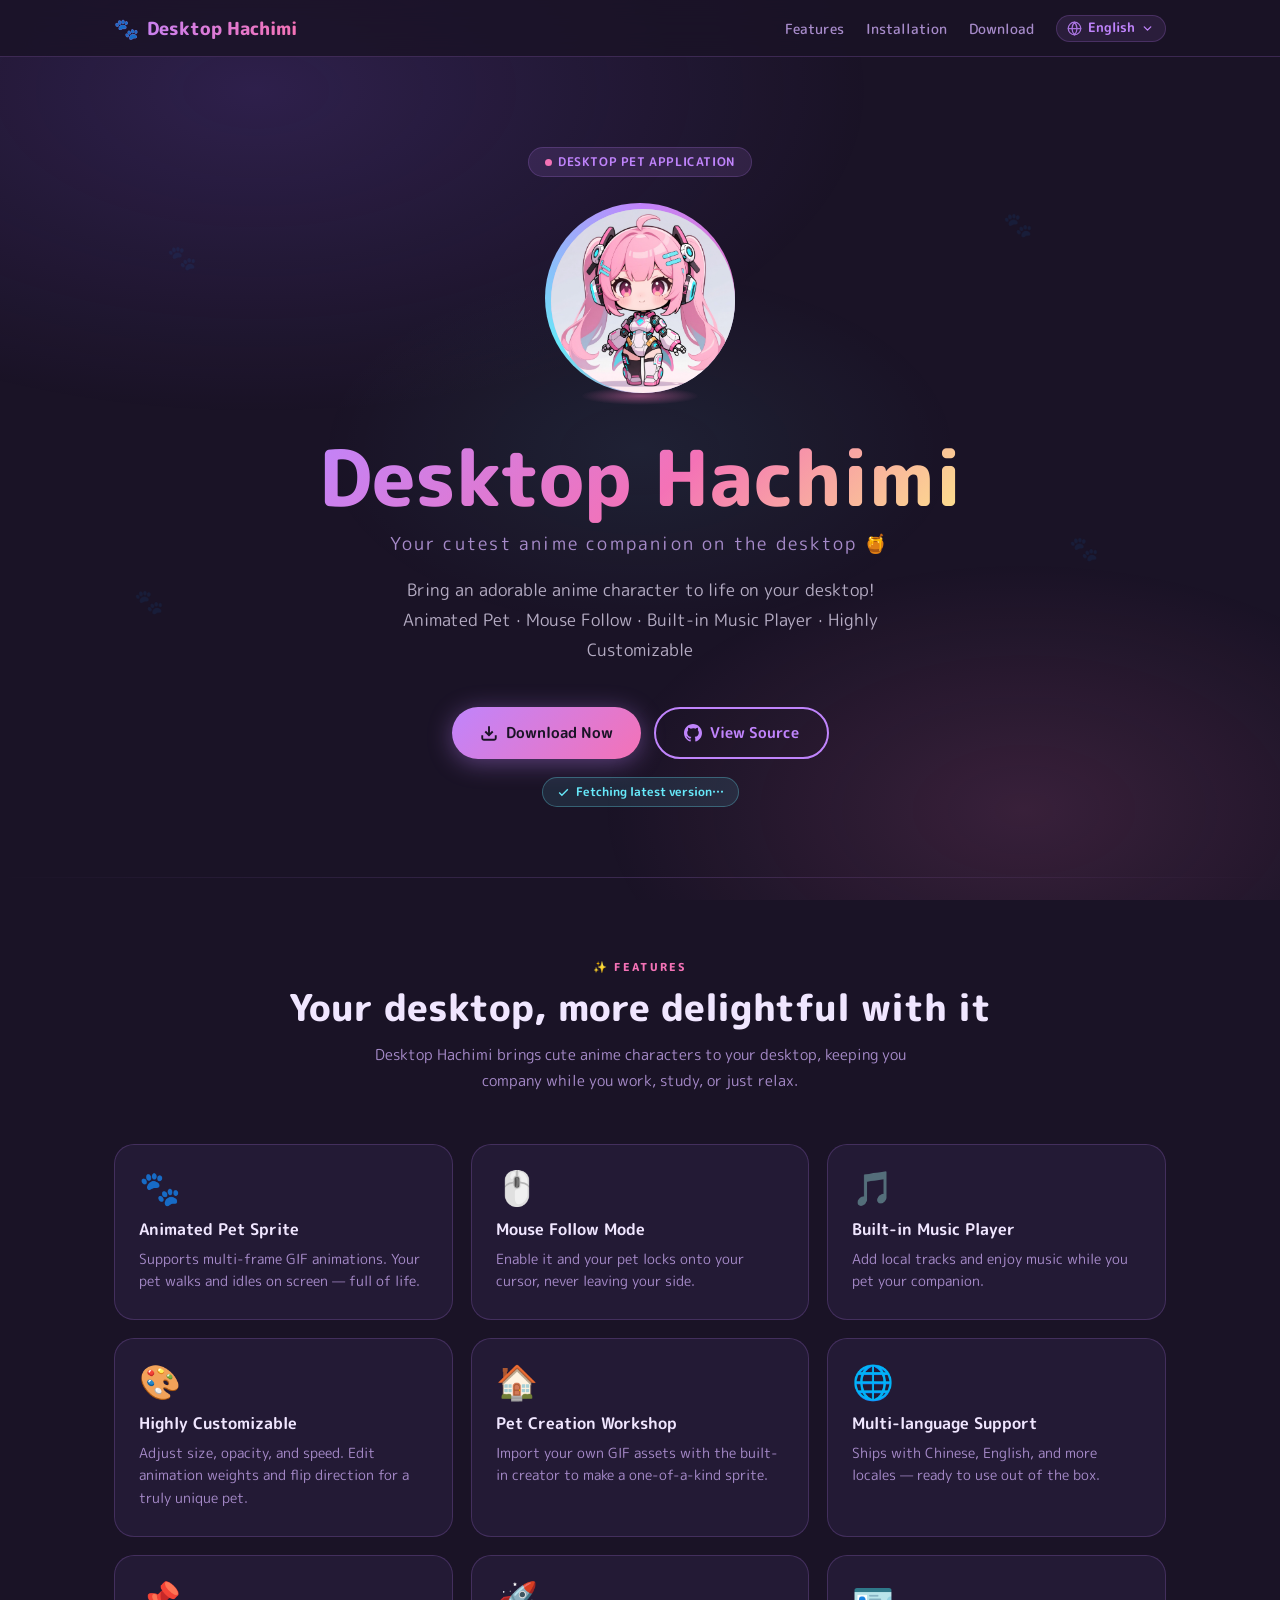
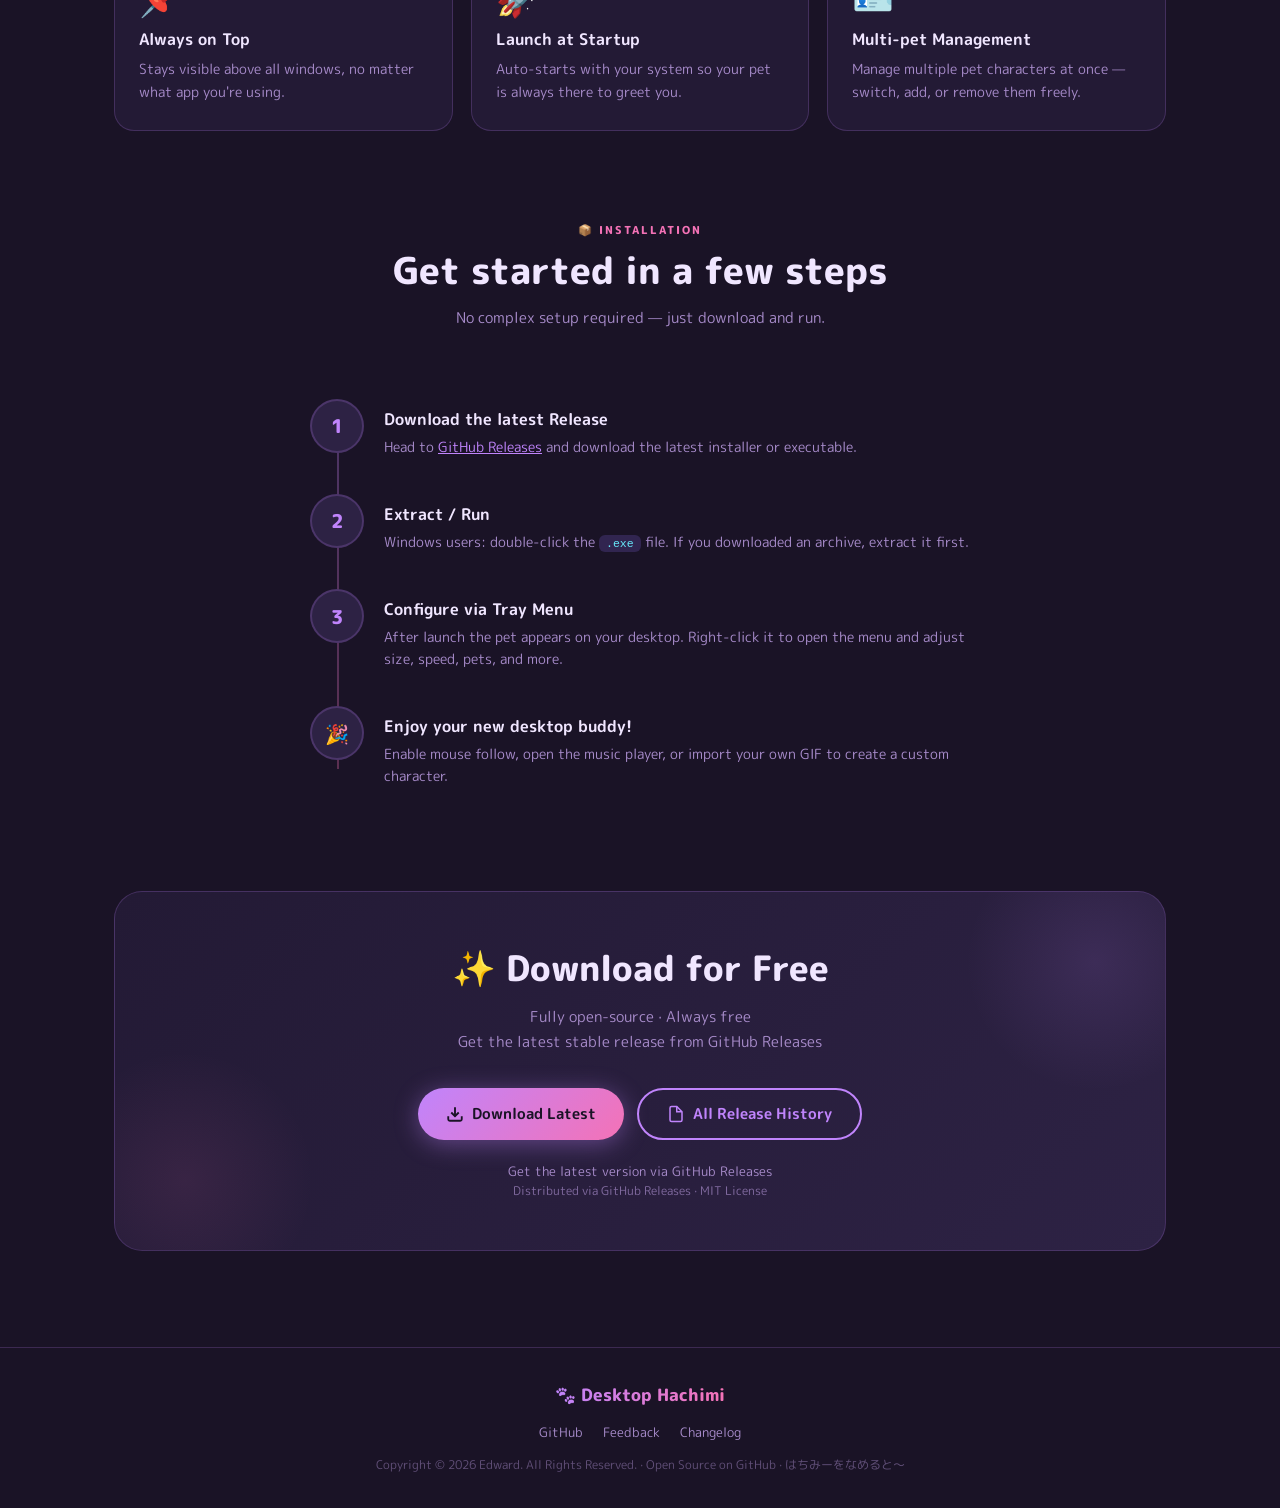
<file: index.html>
<!DOCTYPE html>
<html lang="en">
<head>
  <link rel="icon" href="./image/Desktop_Hachimi.png" type="image/x-icon">
  <meta charset="UTF-8" />
  <meta name="viewport" content="width=device-width, initial-scale=1.0" />
  <title>Desktop Hachimi — Desktop Pet</title>

  <!--
    NOTE FOR DEPLOYMENT:
    Put a .nojekyll file in your repo root so GitHub Pages
    serves all files without Jekyll processing.
  -->

  <!-- DNS prefetch for Google Fonts (non-blocking, loads asynchronously) -->
  <link rel="preconnect" href="https://fonts.googleapis.com" />
  <link rel="preconnect" href="https://fonts.gstatic.com" crossorigin />
  <!--
    Load Google Fonts with media="print" trick: starts non-blocking,
    switches to all once loaded, so it never blocks first paint.
  -->
  <link
    rel="stylesheet"
    href="https://fonts.googleapis.com/css2?family=M+PLUS+Rounded+1c:wght@400;500;700;800&family=Noto+Sans+SC:wght@400;500;700&display=swap"
    media="print"
    onload="this.media='all'"
  />
  <!-- Fallback: if JS is disabled, load fonts normally -->
  <noscript>
    <link
      rel="stylesheet"
      href="https://fonts.googleapis.com/css2?family=M+PLUS+Rounded+1c:wght@400;500;700;800&family=Noto+Sans+SC:wght@400;500;700&display=swap"
    />
  </noscript>

  <!-- Main stylesheet — relative path works on any GitHub Pages URL -->
  <link rel="stylesheet" href="css/style.css" />
</head>
<body>

<!-- Star field (JS-generated) -->
<div class="stars" id="stars"></div>
<!-- Gradient mesh -->
<div class="mesh"></div>

<!-- ══════════════════════════════════
     NAVIGATION
══════════════════════════════════ -->
<nav>
  <div class="nav-in">
    <a class="nav-logo" href="#">
      <span class="paw">🐾</span> Desktop Hachimi
    </a>

    <div class="nav-right">
      <ul class="nav-links">
        <li><a href="#features" data-i18n="nav_features">Features</a></li>
        <li><a href="#install"  data-i18n="nav_install">Installation</a></li>
        <li><a href="#download" data-i18n="nav_download">Download</a></li>
      </ul>

      <!-- Language Selector — replaces the old GitHub link -->
      <div class="lang-selector" id="lang-selector">
        <button class="lang-btn" type="button" aria-haspopup="listbox" aria-expanded="false" aria-label="Select language">
          <!-- Globe icon -->
          <svg class="globe-ico" width="15" height="15" viewBox="0 0 24 24"
               fill="none" stroke="currentColor" stroke-width="2"
               stroke-linecap="round" stroke-linejoin="round"
               aria-hidden="true">
            <circle cx="12" cy="12" r="10"/>
            <line x1="2" y1="12" x2="22" y2="12"/>
            <path d="M12 2a15.3 15.3 0 0 1 4 10 15.3 15.3 0 0 1-4 10 15.3 15.3 0 0 1-4-10 15.3 15.3 0 0 1 4-10z"/>
          </svg>
          <span class="lang-label">English</span>
          <!-- Chevron arrow -->
          <svg class="chevron" viewBox="0 0 24 24" fill="none" stroke="currentColor"
               stroke-width="2.5" stroke-linecap="round" stroke-linejoin="round"
               aria-hidden="true">
            <polyline points="6 9 12 15 18 9"/>
          </svg>
        </button>
        <!-- Options injected dynamically by main.js -->
        <div class="lang-dropdown" role="listbox" aria-label="Language options"></div>
      </div>
    </div>
  </div>
</nav>

<!-- ══════════════════════════════════
     HERO
══════════════════════════════════ -->
<section class="hero">
  <div class="wrap">
    <!-- Decorative floating paw prints -->
    <span class="paw-fl" style="left:7%;top:14%;--fd:4.5s;--fde:-1s;--rot:-20deg"   aria-hidden="true">🐾</span>
    <span class="paw-fl" style="left:83%;top:9%;--fd:5.5s;--fde:-2.5s;--rot:15deg"  aria-hidden="true">🐾</span>
    <span class="paw-fl" style="left:4%;top:66%;--fd:6s;--fde:-.5s;--rot:30deg"     aria-hidden="true">🐾</span>
    <span class="paw-fl" style="left:89%;top:58%;--fd:4s;--fde:-3s;--rot:-10deg"    aria-hidden="true">🐾</span>

    <div class="badge">
      <span class="dot" aria-hidden="true"></span>
      <span data-i18n="hero_badge">Desktop Pet Application</span>
    </div>

    <!-- Mascot -->
    <div class="mascot-wrap" aria-hidden="true">
      <div class="m-ring">
        <div class="m-inner" style="margin:3px">
          <img src="image/Desktop_Hachimi.png" alt="Desktop Hachimi mascot" class="mascot-img" />
        </div>
      </div>
      <div class="m-shadow"></div>
    </div>

    <h1 class="hero-title">
      <span class="grad" data-i18n="hero_title">Desktop Hachimi</span>
    </h1>
    <p class="hero-jp" data-i18n="hero_subtitle">Your cutest anime companion on the desktop 🍯</p>
    <p class="hero-desc" data-i18n="hero_desc">
      Bring an adorable anime character to life on your desktop!<br>
      Animated Pet · Mouse Follow · Built-in Music Player · Highly Customizable
    </p>

    <div class="cta">
      <a class="btn btn-p" id="hero-dl"
         href="https://github.com/Both-Edward/Desktop-Hachimi/releases/latest"
         target="_blank" rel="noopener noreferrer">
        <svg viewBox="0 0 24 24" fill="none" stroke="currentColor" stroke-width="2.5" aria-hidden="true">
          <path d="M21 15v4a2 2 0 0 1-2 2H5a2 2 0 0 1-2-2v-4"/>
          <polyline points="7 10 12 15 17 10"/>
          <line x1="12" y1="15" x2="12" y2="3"/>
        </svg>
        <span data-i18n="hero_dl_btn">Download Now</span>
      </a>
      <a class="btn btn-s"
         href="https://github.com/Both-Edward/Desktop-Hachimi"
         target="_blank" rel="noopener noreferrer">
        <svg viewBox="0 0 24 24" fill="currentColor" aria-hidden="true">
          <path d="M12 0C5.37 0 0 5.37 0 12c0 5.3 3.44 9.8 8.2 11.38.6.11.82-.26.82-.58v-2.03c-3.34.72-4.04-1.61-4.04-1.61-.54-1.38-1.33-1.75-1.33-1.75-1.09-.74.08-.73.08-.73 1.2.09 1.84 1.24 1.84 1.24 1.07 1.83 2.8 1.3 3.49 1 .1-.78.42-1.3.76-1.6-2.67-.3-5.47-1.33-5.47-5.93 0-1.31.47-2.38 1.24-3.22-.12-.31-.54-1.52.12-3.18 0 0 1.01-.32 3.3 1.23a11.5 11.5 0 0 1 3.01-.4c1.02 0 2.05.14 3.01.4 2.29-1.55 3.3-1.23 3.3-1.23.66 1.66.24 2.87.12 3.18.77.84 1.24 1.91 1.24 3.22 0 4.61-2.81 5.63-5.48 5.92.43.37.81 1.1.81 2.22v3.29c0 .32.22.7.83.58C20.57 21.8 24 17.3 24 12c0-6.63-5.37-12-12-12z"/>
        </svg>
        <span data-i18n="hero_src_btn">View Source</span>
      </a>
    </div>

    <div id="vtag" aria-live="polite">
      <svg width="13" height="13" viewBox="0 0 24 24" fill="none"
           stroke="currentColor" stroke-width="2.5" aria-hidden="true">
        <polyline points="20 6 9 17 4 12"/>
      </svg>
      <span id="hvtxt">Fetching latest version…</span>
    </div>
  </div>
</section>

<div class="divider" aria-hidden="true"></div>

<!-- ══════════════════════════════════
     FEATURES
══════════════════════════════════ -->
<section id="features">
  <div class="wrap">
    <div class="scenter rv">
      <span class="stag" data-i18n="feat_tag">✨ Features</span>
      <h2 class="stitle" data-i18n="feat_title">Your desktop, more delightful with it</h2>
      <p class="slead" data-i18n="feat_lead">
        Desktop Hachimi brings cute anime characters to your desktop, keeping you company while you work, study, or just relax.
      </p>
    </div>
    <div class="feat-grid">

      <div class="feat-card rv">
        <span class="feat-ico" aria-hidden="true">🐾</span>
        <div class="feat-name" data-i18n="feat_1_name">Animated Pet Sprite</div>
        <div class="feat-desc" data-i18n="feat_1_desc">Supports multi-frame GIF animations. Your pet walks and idles on screen — full of life.</div>
      </div>
      <div class="feat-card rv">
        <span class="feat-ico" aria-hidden="true">🖱️</span>
        <div class="feat-name" data-i18n="feat_2_name">Mouse Follow Mode</div>
        <div class="feat-desc" data-i18n="feat_2_desc">Enable it and your pet locks onto your cursor, never leaving your side.</div>
      </div>
      <div class="feat-card rv">
        <span class="feat-ico" aria-hidden="true">🎵</span>
        <div class="feat-name" data-i18n="feat_3_name">Built-in Music Player</div>
        <div class="feat-desc" data-i18n="feat_3_desc">Add local tracks and enjoy music while you pet your companion.</div>
      </div>
      <div class="feat-card rv">
        <span class="feat-ico" aria-hidden="true">🎨</span>
        <div class="feat-name" data-i18n="feat_4_name">Highly Customizable</div>
        <div class="feat-desc" data-i18n="feat_4_desc">Adjust size, opacity, and speed. Edit animation weights and flip direction for a truly unique pet.</div>
      </div>
      <div class="feat-card rv">
        <span class="feat-ico" aria-hidden="true">🏠</span>
        <div class="feat-name" data-i18n="feat_5_name">Pet Creation Workshop</div>
        <div class="feat-desc" data-i18n="feat_5_desc">Import your own GIF assets with the built-in creator to make a one-of-a-kind sprite.</div>
      </div>
      <div class="feat-card rv">
        <span class="feat-ico" aria-hidden="true">🌐</span>
        <div class="feat-name" data-i18n="feat_6_name">Multi-language Support</div>
        <div class="feat-desc" data-i18n="feat_6_desc">Ships with Chinese, English, and more locales — ready to use out of the box.</div>
      </div>
      <div class="feat-card rv">
        <span class="feat-ico" aria-hidden="true">📌</span>
        <div class="feat-name" data-i18n="feat_7_name">Always on Top</div>
        <div class="feat-desc" data-i18n="feat_7_desc">Stays visible above all windows, no matter what app you're using.</div>
      </div>
      <div class="feat-card rv">
        <span class="feat-ico" aria-hidden="true">🚀</span>
        <div class="feat-name" data-i18n="feat_8_name">Launch at Startup</div>
        <div class="feat-desc" data-i18n="feat_8_desc">Auto-starts with your system so your pet is always there to greet you.</div>
      </div>
      <div class="feat-card rv">
        <span class="feat-ico" aria-hidden="true">🪪</span>
        <div class="feat-name" data-i18n="feat_9_name">Multi-pet Management</div>
        <div class="feat-desc" data-i18n="feat_9_desc">Manage multiple pet characters at once — switch, add, or remove them freely.</div>
      </div>

    </div>
  </div>
</section>

<!-- ══════════════════════════════════
     INSTALLATION
══════════════════════════════════ -->
<section id="install">
  <div class="wrap">
    <div class="scenter rv">
      <span class="stag" data-i18n="install_tag">📦 Installation</span>
      <h2 class="stitle" data-i18n="install_title">Get started in a few steps</h2>
      <p class="slead" data-i18n="install_lead">No complex setup required — just download and run.</p>
    </div>
    <div class="steps">

      <div class="step rv">
        <div class="snum" aria-hidden="true">1</div>
        <div class="scont">
          <div class="sttl" data-i18n="step_1_title">Download the latest Release</div>
          <div class="sdesc" data-i18n="step_1_desc">
            Head to <a href="https://github.com/Both-Edward/Desktop-Hachimi/releases/latest" target="_blank" rel="noopener noreferrer">GitHub Releases</a> and download the latest installer or executable.
          </div>
        </div>
      </div>

      <div class="step rv">
        <div class="snum" aria-hidden="true">2</div>
        <div class="scont">
          <div class="sttl" data-i18n="step_2_title">Extract / Run</div>
          <div class="sdesc" data-i18n="step_2_desc">
            Windows users: double-click the <code>.exe</code> file. If you downloaded an archive, extract it first.
          </div>
        </div>
      </div>

      <div class="step rv">
        <div class="snum" aria-hidden="true">3</div>
        <div class="scont">
          <div class="sttl" data-i18n="step_3_title">Configure via Tray Menu</div>
          <div class="sdesc" data-i18n="step_3_desc">
            After launch the pet appears on your desktop. Right-click it to open the menu and adjust size, speed, pets, and more.
          </div>
        </div>
      </div>

      <div class="step rv">
        <div class="snum" aria-hidden="true">🎉</div>
        <div class="scont">
          <div class="sttl" data-i18n="step_4_title">Enjoy your new desktop buddy!</div>
          <div class="sdesc" data-i18n="step_4_desc">
            Enable mouse follow, open the music player, or import your own GIF to create a custom character.
          </div>
        </div>
      </div>

    </div>
  </div>
</section>

<!-- ══════════════════════════════════
     DOWNLOAD
══════════════════════════════════ -->
<section id="download">
  <div class="wrap">
    <div class="dl-card rv">
      <h2 class="dl-title" data-i18n="dl_title">✨ Download for Free</h2>
      <p class="dl-sub" data-i18n="dl_sub">
        Fully open-source · Always free<br>
        Get the latest stable release from GitHub Releases
      </p>
      <div class="dl-btns">
        <a class="btn btn-p" id="dl-main"
           href="https://github.com/Both-Edward/Desktop-Hachimi/releases/latest"
           target="_blank" rel="noopener noreferrer">
          <svg viewBox="0 0 24 24" fill="none" stroke="currentColor" stroke-width="2.5" aria-hidden="true">
            <path d="M21 15v4a2 2 0 0 1-2 2H5a2 2 0 0 1-2-2v-4"/>
            <polyline points="7 10 12 15 17 10"/>
            <line x1="12" y1="15" x2="12" y2="3"/>
          </svg>
          <span data-i18n="dl_btn_latest">Download Latest</span>
        </a>
        <a class="btn btn-s"
           href="https://github.com/Both-Edward/Desktop-Hachimi/releases"
           target="_blank" rel="noopener noreferrer">
          <svg viewBox="0 0 24 24" fill="none" stroke="currentColor" stroke-width="2" aria-hidden="true">
            <path d="M13 2H6a2 2 0 0 0-2 2v16a2 2 0 0 0 2 2h12a2 2 0 0 0 2-2V9z"/>
            <polyline points="13 2 13 9 20 9"/>
          </svg>
          <span data-i18n="dl_btn_history">All Release History</span>
        </a>
      </div>
      <div id="dlvi" aria-live="polite">Fetching version info…</div>
      <div class="dl-meta" data-i18n="dl_meta">Distributed via GitHub Releases · MIT License</div>
    </div>
  </div>
</section>

<!-- ══════════════════════════════════
     FOOTER
══════════════════════════════════ -->
<footer>
  <div class="foot-in">
    <div class="foot-logo" aria-hidden="true">🐾 Desktop Hachimi</div>
    <ul class="foot-links">
      <li>
        <a href="https://github.com/Both-Edward/Desktop-Hachimi"
           target="_blank" rel="noopener noreferrer">GitHub</a>
      </li>
      <li>
        <a href="https://github.com/Both-Edward/Desktop-Hachimi/issues"
           target="_blank" rel="noopener noreferrer">
          <span data-i18n="foot_feedback">Feedback</span>
        </a>
      </li>
      <li>
        <a href="https://github.com/Both-Edward/Desktop-Hachimi/releases"
           target="_blank" rel="noopener noreferrer">
          <span data-i18n="foot_changelog">Changelog</span>
        </a>
      </li>
    </ul>
    <p class="foot-copy" data-i18n="foot_copy">
      Copyright © 2026 Edward. All Rights Reserved. · Open Source on GitHub · はちみーをなめると〜
    </p>
  </div>
</footer>

<!-- Main script — defer ensures DOM is fully parsed before execution -->
<script src="javascript/main.js" defer></script>
</body>
</html>
</file>
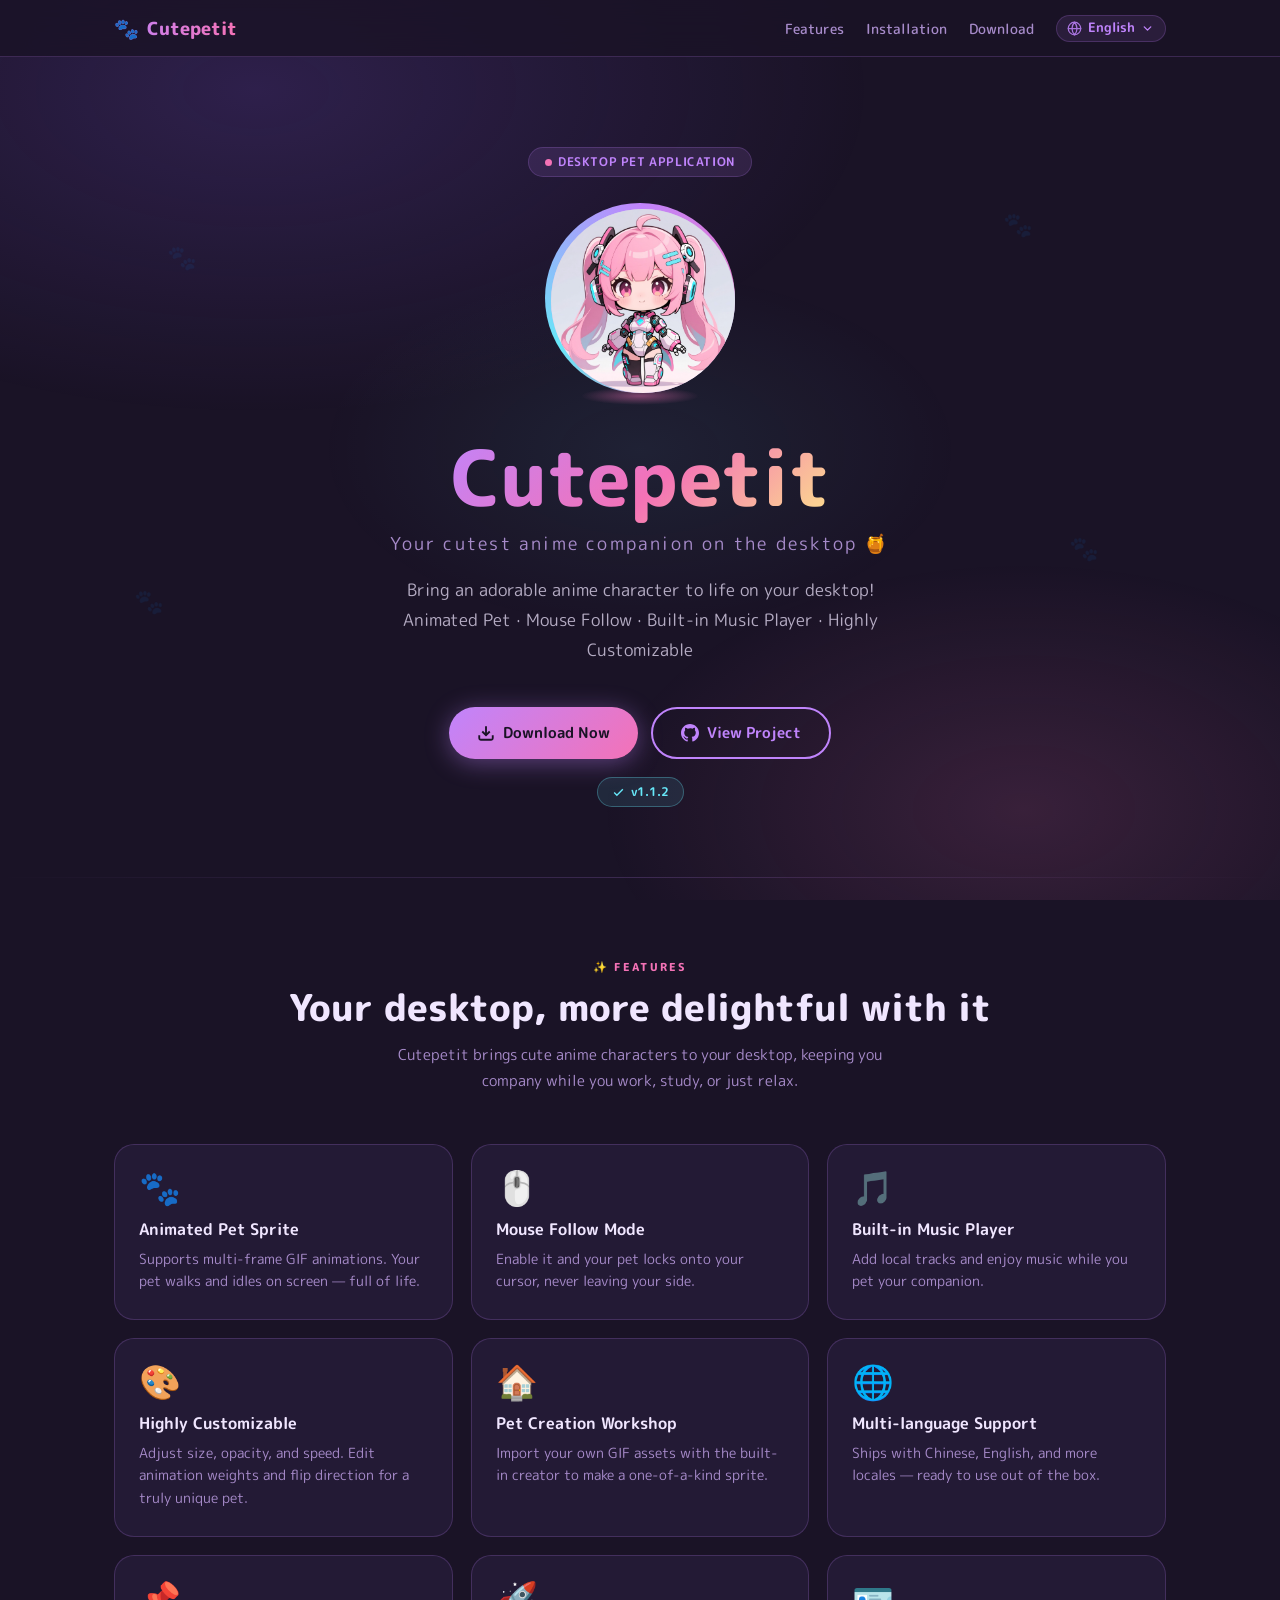
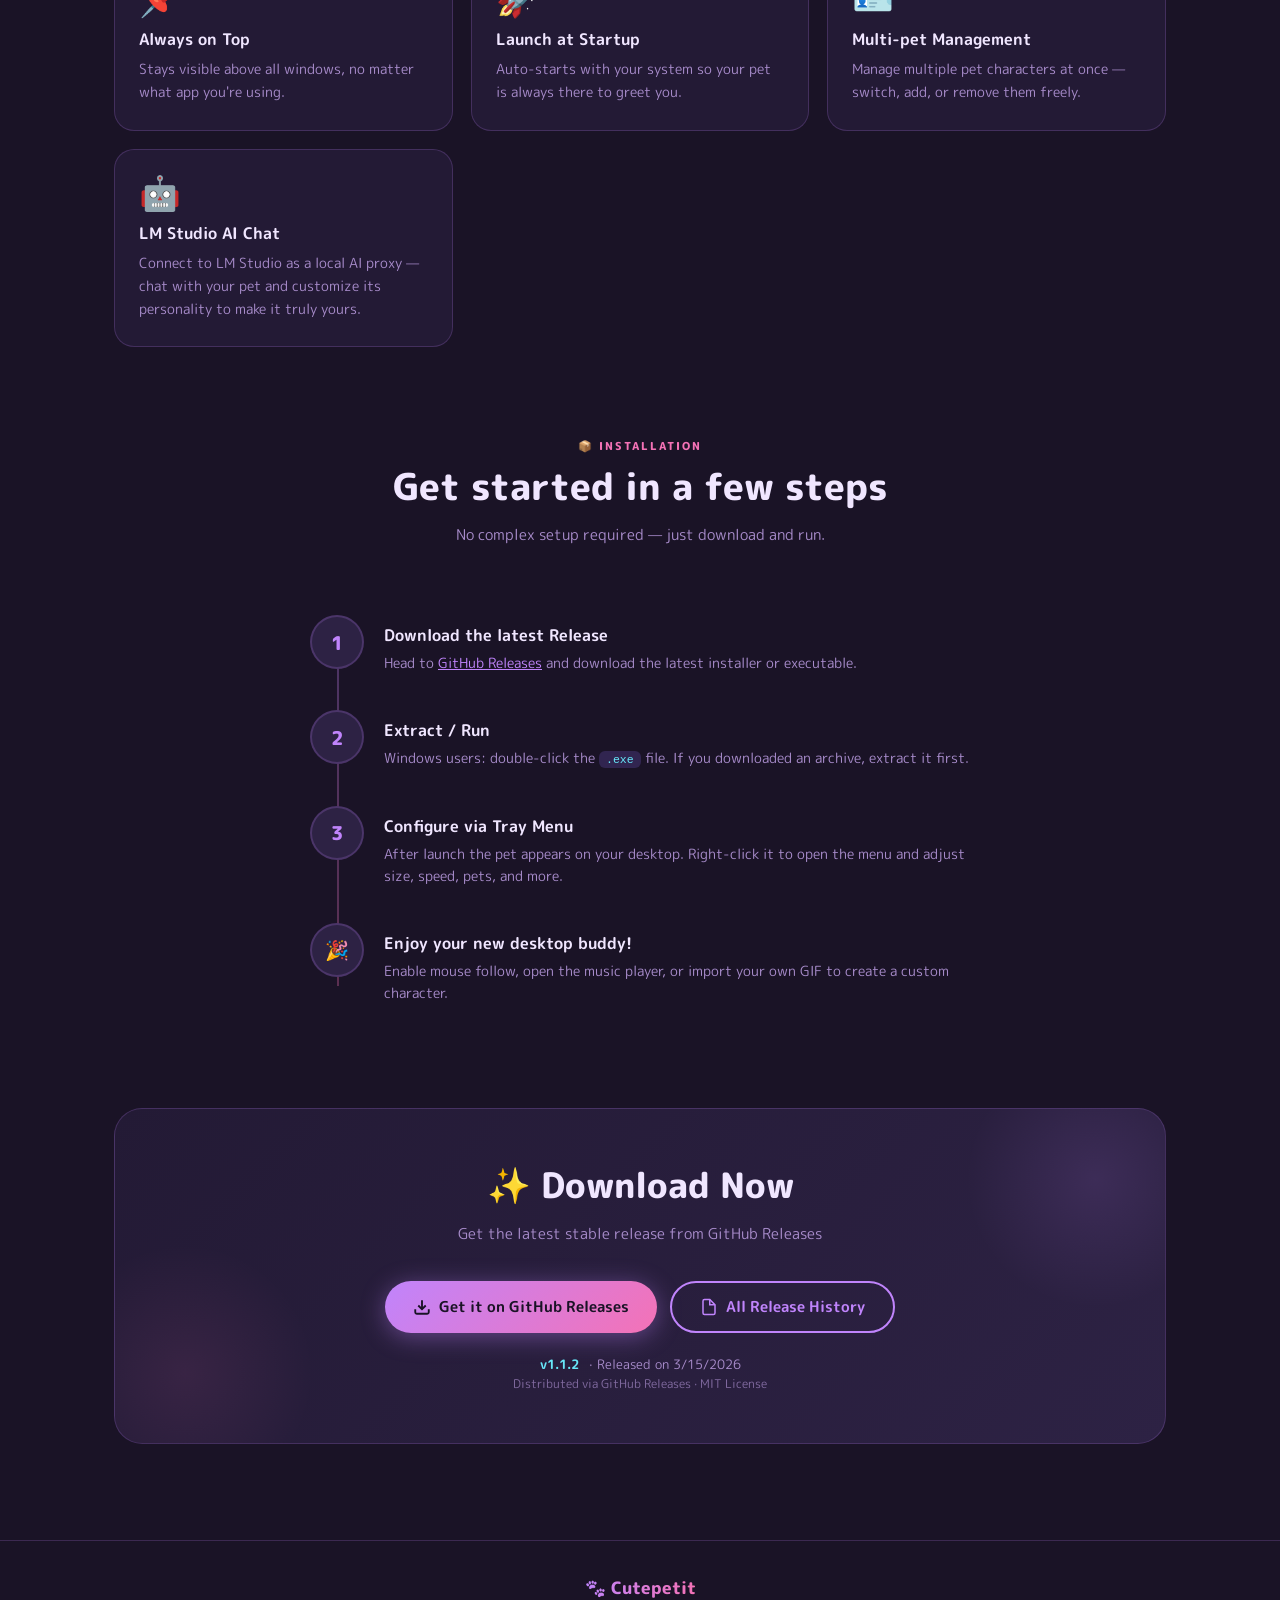
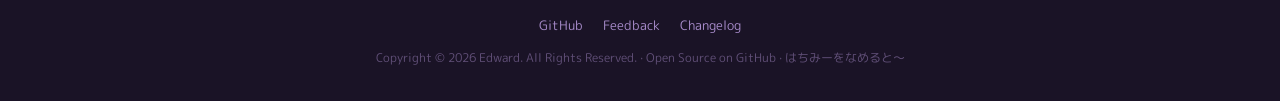
<file: Cutepetit/index.html>
<!DOCTYPE html>
<html lang="en">
<head>
  <link rel="icon" href="./image/Cutepetit.png" type="image/x-icon">
  <meta charset="UTF-8" />
  <meta name="viewport" content="width=device-width, initial-scale=1.0" />
  <title>Cutepetit — Desktop Pet</title>

  <!--
    NOTE FOR DEPLOYMENT:
    Put a .nojekyll file in your repo root so GitHub Pages
    serves all files without Jekyll processing.
  -->

  <!-- DNS prefetch for Google Fonts (non-blocking, loads asynchronously) -->
  <link rel="preconnect" href="https://fonts.googleapis.com" />
  <link rel="preconnect" href="https://fonts.gstatic.com" crossorigin />
  <!--
    Load Google Fonts with media="print" trick: starts non-blocking,
    switches to all once loaded, so it never blocks first paint.
  -->
  <link
    rel="stylesheet"
    href="https://fonts.googleapis.com/css2?family=M+PLUS+Rounded+1c:wght@400;500;700;800&family=Noto+Sans+SC:wght@400;500;700&display=swap"
    media="print"
    onload="this.media='all'"
  />
  <!-- Fallback: if JS is disabled, load fonts normally -->
  <noscript>
    <link
      rel="stylesheet"
      href="https://fonts.googleapis.com/css2?family=M+PLUS+Rounded+1c:wght@400;500;700;800&family=Noto+Sans+SC:wght@400;500;700&display=swap"
    />
  </noscript>

  <!-- Main stylesheet — relative path works on any GitHub Pages URL -->
  <link rel="stylesheet" href="css/style.css" />
</head>
<body>

<!-- Star field (JS-generated) -->
<div class="stars" id="stars"></div>
<!-- Gradient mesh -->
<div class="mesh"></div>

<!-- ══════════════════════════════════
     NAVIGATION
══════════════════════════════════ -->
<nav>
  <div class="nav-in">
    <a class="nav-logo" href="#">
      <span class="paw">🐾</span> Cutepetit
    </a>

    <div class="nav-right">
      <ul class="nav-links">
        <li><a href="#features" data-i18n="nav_features">Features</a></li>
        <li><a href="#install"  data-i18n="nav_install">Installation</a></li>
        <li><a href="#download" data-i18n="nav_download">Download</a></li>
      </ul>

      <!-- Language Selector — replaces the old GitHub link -->
      <div class="lang-selector" id="lang-selector">
        <button class="lang-btn" type="button" aria-haspopup="listbox" aria-expanded="false" aria-label="Select language">
          <!-- Globe icon -->
          <svg class="globe-ico" width="15" height="15" viewBox="0 0 24 24"
               fill="none" stroke="currentColor" stroke-width="2"
               stroke-linecap="round" stroke-linejoin="round"
               aria-hidden="true">
            <circle cx="12" cy="12" r="10"/>
            <line x1="2" y1="12" x2="22" y2="12"/>
            <path d="M12 2a15.3 15.3 0 0 1 4 10 15.3 15.3 0 0 1-4 10 15.3 15.3 0 0 1-4-10 15.3 15.3 0 0 1 4-10z"/>
          </svg>
          <span class="lang-label">English</span>
          <!-- Chevron arrow -->
          <svg class="chevron" viewBox="0 0 24 24" fill="none" stroke="currentColor"
               stroke-width="2.5" stroke-linecap="round" stroke-linejoin="round"
               aria-hidden="true">
            <polyline points="6 9 12 15 18 9"/>
          </svg>
        </button>
        <!-- Options injected dynamically by main.js -->
        <div class="lang-dropdown" role="listbox" aria-label="Language options"></div>
      </div>
    </div>
  </div>
</nav>

<!-- ══════════════════════════════════
     HERO
══════════════════════════════════ -->
<section class="hero">
  <div class="wrap">
    <!-- Decorative floating paw prints -->
    <span class="paw-fl" style="left:7%;top:14%;--fd:4.5s;--fde:-1s;--rot:-20deg"   aria-hidden="true">🐾</span>
    <span class="paw-fl" style="left:83%;top:9%;--fd:5.5s;--fde:-2.5s;--rot:15deg"  aria-hidden="true">🐾</span>
    <span class="paw-fl" style="left:4%;top:66%;--fd:6s;--fde:-.5s;--rot:30deg"     aria-hidden="true">🐾</span>
    <span class="paw-fl" style="left:89%;top:58%;--fd:4s;--fde:-3s;--rot:-10deg"    aria-hidden="true">🐾</span>

    <div class="badge">
      <span class="dot" aria-hidden="true"></span>
      <span data-i18n="hero_badge">Desktop Pet Application</span>
    </div>

    <!-- Mascot -->
    <div class="mascot-wrap" aria-hidden="true">
      <div class="m-ring">
        <div class="m-inner" style="margin:3px">
          <img src="image/Cutepetit.png" alt="Cutepetit mascot" class="mascot-img" />
        </div>
      </div>
      <div class="m-shadow"></div>
    </div>

    <h1 class="hero-title">
      <span class="grad" data-i18n="hero_title">Cutepetit</span>
    </h1>
    <p class="hero-jp" data-i18n="hero_subtitle">Your cutest anime companion on the desktop 🍯</p>
    <p class="hero-desc" data-i18n="hero_desc">
      Bring an adorable anime character to life on your desktop!<br>
      Animated Pet · Mouse Follow · Built-in Music Player · Highly Customizable
    </p>

    <div class="cta">
      <a class="btn btn-p" id="hero-dl"
         href="https://github.com/Both-Edward/Cutepetit/releases/latest"
         target="_blank" rel="noopener noreferrer">
        <svg viewBox="0 0 24 24" fill="none" stroke="currentColor" stroke-width="2.5" aria-hidden="true">
          <path d="M21 15v4a2 2 0 0 1-2 2H5a2 2 0 0 1-2-2v-4"/>
          <polyline points="7 10 12 15 17 10"/>
          <line x1="12" y1="15" x2="12" y2="3"/>
        </svg>
        <span data-i18n="hero_dl_btn">Download Now</span>
      </a>
      <a class="btn btn-s"
         href="https://github.com/Both-Edward/Cutepetit"
         target="_blank" rel="noopener noreferrer">
        <svg viewBox="0 0 24 24" fill="currentColor" aria-hidden="true">
          <path d="M12 0C5.37 0 0 5.37 0 12c0 5.3 3.44 9.8 8.2 11.38.6.11.82-.26.82-.58v-2.03c-3.34.72-4.04-1.61-4.04-1.61-.54-1.38-1.33-1.75-1.33-1.75-1.09-.74.08-.73.08-.73 1.2.09 1.84 1.24 1.84 1.24 1.07 1.83 2.8 1.3 3.49 1 .1-.78.42-1.3.76-1.6-2.67-.3-5.47-1.33-5.47-5.93 0-1.31.47-2.38 1.24-3.22-.12-.31-.54-1.52.12-3.18 0 0 1.01-.32 3.3 1.23a11.5 11.5 0 0 1 3.01-.4c1.02 0 2.05.14 3.01.4 2.29-1.55 3.3-1.23 3.3-1.23.66 1.66.24 2.87.12 3.18.77.84 1.24 1.91 1.24 3.22 0 4.61-2.81 5.63-5.48 5.92.43.37.81 1.1.81 2.22v3.29c0 .32.22.7.83.58C20.57 21.8 24 17.3 24 12c0-6.63-5.37-12-12-12z"/>
        </svg>
        <span data-i18n="hero_src_btn">View Project</span>
      </a>
    </div>

    <div id="vtag" aria-live="polite">
      <svg width="13" height="13" viewBox="0 0 24 24" fill="none"
           stroke="currentColor" stroke-width="2.5" aria-hidden="true">
        <polyline points="20 6 9 17 4 12"/>
      </svg>
      <span id="hvtxt">Fetching latest version…</span>
    </div>
  </div>
</section>

<div class="divider" aria-hidden="true"></div>

<!-- ══════════════════════════════════
     FEATURES
══════════════════════════════════ -->
<section id="features">
  <div class="wrap">
    <div class="scenter rv">
      <span class="stag" data-i18n="feat_tag">✨ Features</span>
      <h2 class="stitle" data-i18n="feat_title">Your desktop, more delightful with it</h2>
      <p class="slead" data-i18n="feat_lead">
        Cutepetit brings cute anime characters to your desktop, keeping you company while you work, study, or just relax.
      </p>
    </div>
    <div class="feat-grid">

      <div class="feat-card rv">
        <span class="feat-ico" aria-hidden="true">🐾</span>
        <div class="feat-name" data-i18n="feat_1_name">Animated Pet Sprite</div>
        <div class="feat-desc" data-i18n="feat_1_desc">Supports multi-frame GIF animations. Your pet walks and idles on screen — full of life.</div>
      </div>
      <div class="feat-card rv">
        <span class="feat-ico" aria-hidden="true">🖱️</span>
        <div class="feat-name" data-i18n="feat_2_name">Mouse Follow Mode</div>
        <div class="feat-desc" data-i18n="feat_2_desc">Enable it and your pet locks onto your cursor, never leaving your side.</div>
      </div>
      <div class="feat-card rv">
        <span class="feat-ico" aria-hidden="true">🎵</span>
        <div class="feat-name" data-i18n="feat_3_name">Built-in Music Player</div>
        <div class="feat-desc" data-i18n="feat_3_desc">Add local tracks and enjoy music while you pet your companion.</div>
      </div>
      <div class="feat-card rv">
        <span class="feat-ico" aria-hidden="true">🎨</span>
        <div class="feat-name" data-i18n="feat_4_name">Highly Customizable</div>
        <div class="feat-desc" data-i18n="feat_4_desc">Adjust size, opacity, and speed. Edit animation weights and flip direction for a truly unique pet.</div>
      </div>
      <div class="feat-card rv">
        <span class="feat-ico" aria-hidden="true">🏠</span>
        <div class="feat-name" data-i18n="feat_5_name">Pet Creation Workshop</div>
        <div class="feat-desc" data-i18n="feat_5_desc">Import your own GIF assets with the built-in creator to make a one-of-a-kind sprite.</div>
      </div>
      <div class="feat-card rv">
        <span class="feat-ico" aria-hidden="true">🌐</span>
        <div class="feat-name" data-i18n="feat_6_name">Multi-language Support</div>
        <div class="feat-desc" data-i18n="feat_6_desc">Ships with Chinese, English, and more locales — ready to use out of the box.</div>
      </div>
      <div class="feat-card rv">
        <span class="feat-ico" aria-hidden="true">📌</span>
        <div class="feat-name" data-i18n="feat_7_name">Always on Top</div>
        <div class="feat-desc" data-i18n="feat_7_desc">Stays visible above all windows, no matter what app you're using.</div>
      </div>
      <div class="feat-card rv">
        <span class="feat-ico" aria-hidden="true">🚀</span>
        <div class="feat-name" data-i18n="feat_8_name">Launch at Startup</div>
        <div class="feat-desc" data-i18n="feat_8_desc">Auto-starts with your system so your pet is always there to greet you.</div>
      </div>
      <div class="feat-card rv">
        <span class="feat-ico" aria-hidden="true">🪪</span>
        <div class="feat-name" data-i18n="feat_9_name">Multi-pet Management</div>
        <div class="feat-desc" data-i18n="feat_9_desc">Manage multiple pet characters at once — switch, add, or remove them freely.</div>
      </div>
      <div class="feat-card rv">
        <span class="feat-ico" aria-hidden="true">🤖</span>
        <div class="feat-name" data-i18n="feat_10_name">LM Studio AI Chat</div>
        <div class="feat-desc" data-i18n="feat_10_desc">Connect to LM Studio as a local AI proxy — chat with your pet and customize its personality to make it truly yours.</div>
      </div>

    </div>
  </div>
</section>

<!-- ══════════════════════════════════
     INSTALLATION
══════════════════════════════════ -->
<section id="install">
  <div class="wrap">
    <div class="scenter rv">
      <span class="stag" data-i18n="install_tag">📦 Installation</span>
      <h2 class="stitle" data-i18n="install_title">Get started in a few steps</h2>
      <p class="slead" data-i18n="install_lead">No complex setup required — just download and run.</p>
    </div>
    <div class="steps">

      <div class="step rv">
        <div class="snum" aria-hidden="true">1</div>
        <div class="scont">
          <div class="sttl" data-i18n="step_1_title">Download the latest Release</div>
          <div class="sdesc" data-i18n="step_1_desc">
            Head to <a href="https://github.com/Both-Edward/Cutepetit/releases/latest" target="_blank" rel="noopener noreferrer">GitHub Releases</a> and download the latest installer or executable.
          </div>
        </div>
      </div>

      <div class="step rv">
        <div class="snum" aria-hidden="true">2</div>
        <div class="scont">
          <div class="sttl" data-i18n="step_2_title">Extract / Run</div>
          <div class="sdesc" data-i18n="step_2_desc">
            Windows users: double-click the <code>.exe</code> file. If you downloaded an archive, extract it first.
          </div>
        </div>
      </div>

      <div class="step rv">
        <div class="snum" aria-hidden="true">3</div>
        <div class="scont">
          <div class="sttl" data-i18n="step_3_title">Configure via Tray Menu</div>
          <div class="sdesc" data-i18n="step_3_desc">
            After launch the pet appears on your desktop. Right-click it to open the menu and adjust size, speed, pets, and more.
          </div>
        </div>
      </div>

      <div class="step rv">
        <div class="snum" aria-hidden="true">🎉</div>
        <div class="scont">
          <div class="sttl" data-i18n="step_4_title">Enjoy your new desktop buddy!</div>
          <div class="sdesc" data-i18n="step_4_desc">
            Enable mouse follow, open the music player, or import your own GIF to create a custom character.
          </div>
        </div>
      </div>

    </div>
  </div>
</section>

<!-- ══════════════════════════════════
     DOWNLOAD
══════════════════════════════════ -->
<section id="download">
  <div class="wrap">
    <div class="dl-card rv">
      <h2 class="dl-title" data-i18n="dl_title">✨ Download Now</h2>
      <p class="dl-sub" data-i18n="dl_sub">
        Get the latest stable release from GitHub Releases
      </p>
      <div class="dl-btns">
        <a class="btn btn-p" id="dl-main"
           href="https://github.com/Both-Edward/Cutepetit/releases/latest"
           target="_blank" rel="noopener noreferrer">
          <svg viewBox="0 0 24 24" fill="none" stroke="currentColor" stroke-width="2.5" aria-hidden="true">
            <path d="M21 15v4a2 2 0 0 1-2 2H5a2 2 0 0 1-2-2v-4"/>
            <polyline points="7 10 12 15 17 10"/>
            <line x1="12" y1="15" x2="12" y2="3"/>
          </svg>
          <span data-i18n="dl_btn_latest">Get it on GitHub Releases</span>
        </a>
        <a class="btn btn-s"
           href="https://github.com/Both-Edward/Cutepetit/releases"
           target="_blank" rel="noopener noreferrer">
          <svg viewBox="0 0 24 24" fill="none" stroke="currentColor" stroke-width="2" aria-hidden="true">
            <path d="M13 2H6a2 2 0 0 0-2 2v16a2 2 0 0 0 2 2h12a2 2 0 0 0 2-2V9z"/>
            <polyline points="13 2 13 9 20 9"/>
          </svg>
          <span data-i18n="dl_btn_history">All Release History</span>
        </a>
      </div>
      <div id="dlvi" aria-live="polite">Fetching version info…</div>
      <div class="dl-meta" data-i18n="dl_meta">Distributed via GitHub Releases · MIT License</div>
    </div>
  </div>
</section>

<!-- ══════════════════════════════════
     FOOTER
══════════════════════════════════ -->
<footer>
  <div class="foot-in">
    <div class="foot-logo" aria-hidden="true">🐾 Cutepetit</div>
    <ul class="foot-links">
      <li>
        <a href="https://github.com/Both-Edward/Cutepetit"
           target="_blank" rel="noopener noreferrer">GitHub</a>
      </li>
      <li>
        <a href="https://github.com/Both-Edward/Cutepetit/issues"
           target="_blank" rel="noopener noreferrer">
          <span data-i18n="foot_feedback">Feedback</span>
        </a>
      </li>
      <li>
        <a href="https://github.com/Both-Edward/Cutepetit/releases"
           target="_blank" rel="noopener noreferrer">
          <span data-i18n="foot_changelog">Changelog</span>
        </a>
      </li>
    </ul>
    <p class="foot-copy" data-i18n="foot_copy">
      Copyright © 2026 Edward. All Rights Reserved. · Open Source on GitHub · はちみーをなめると〜
    </p>
  </div>
</footer>

<!-- Main script — defer ensures DOM is fully parsed before execution -->
<script src="javascript/main.js" defer></script>
</body>
</html>
</file>
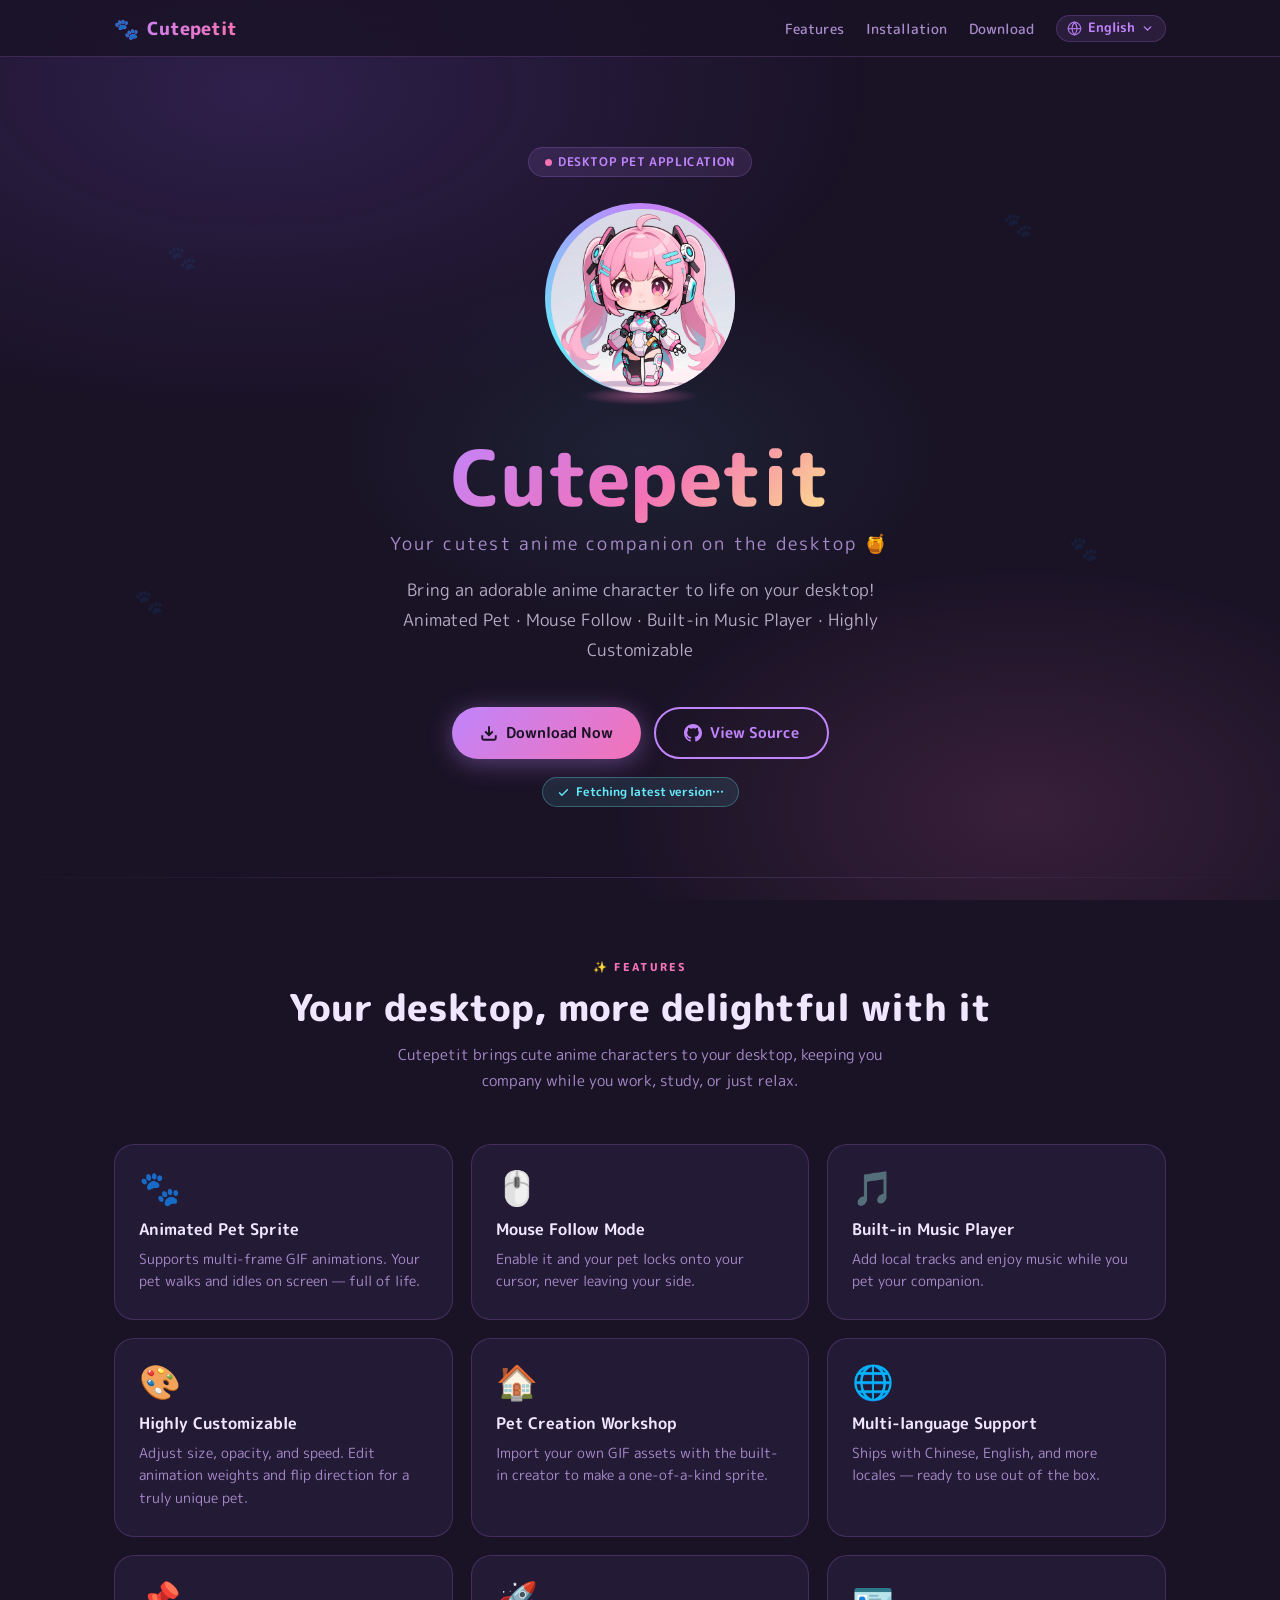
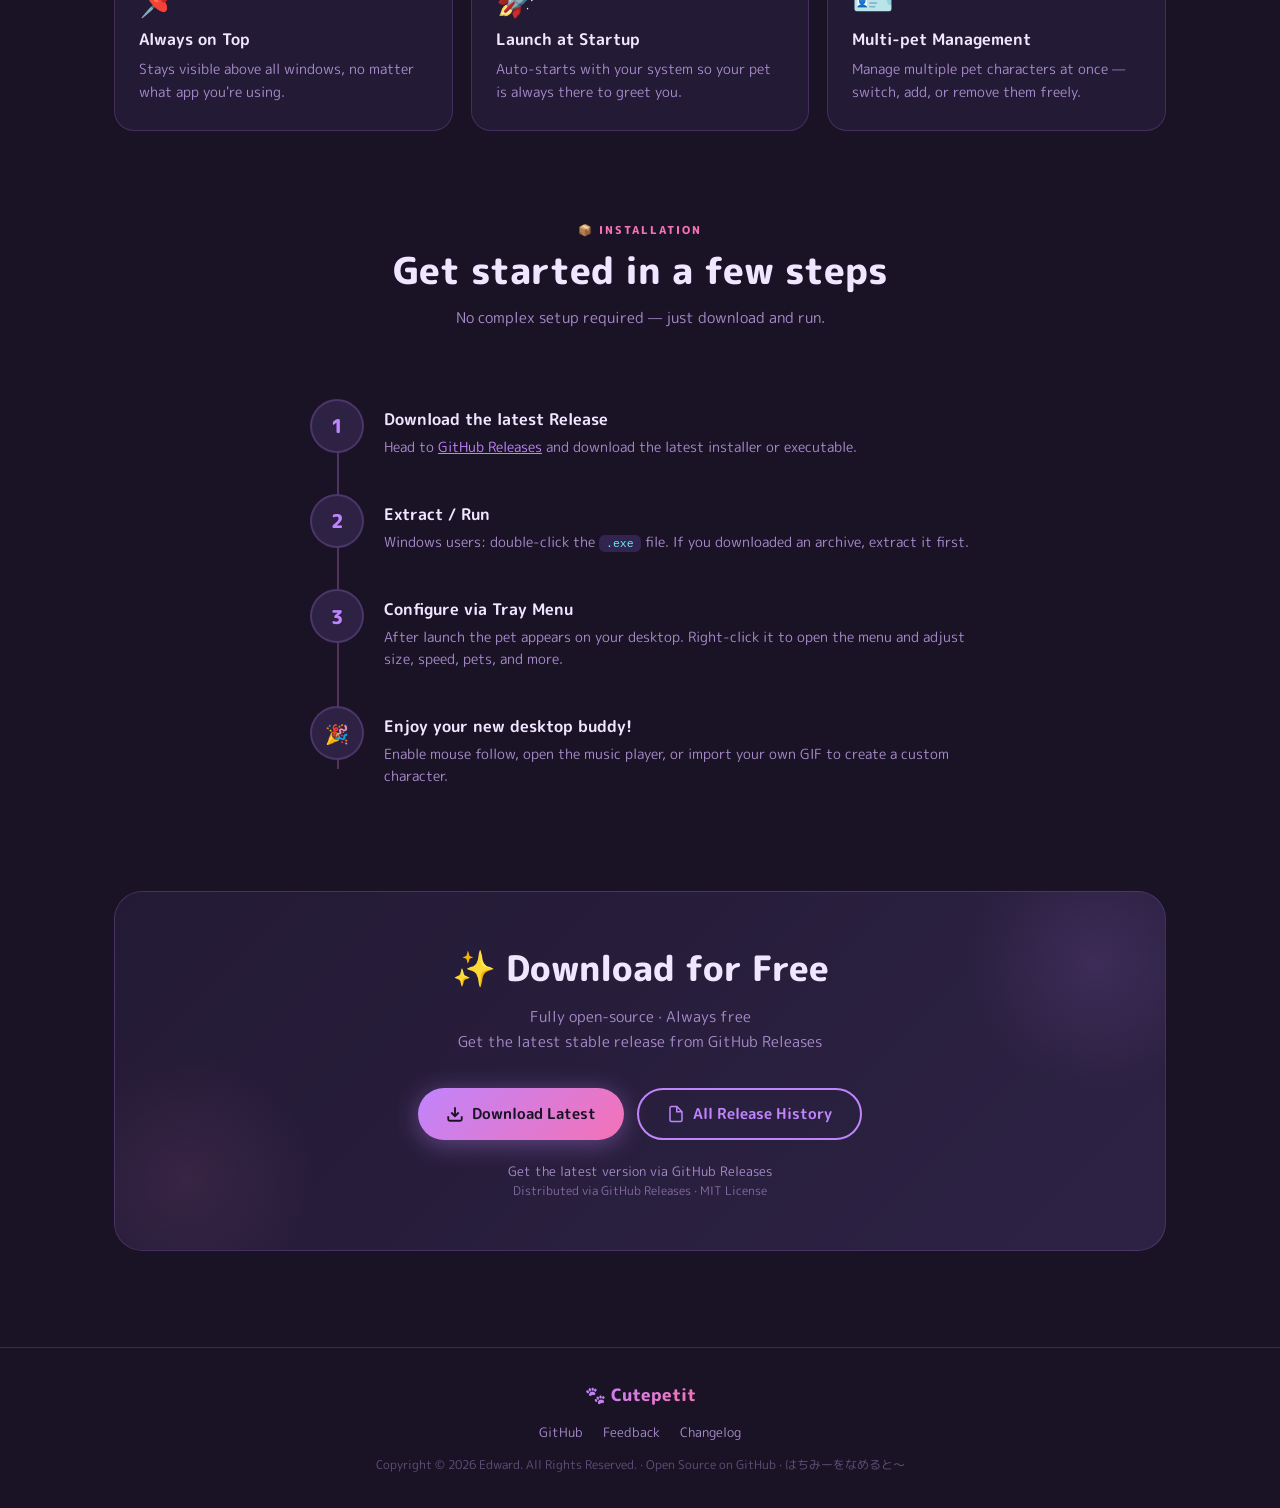
<file: Desktop_Hachimi/index.html>
<!DOCTYPE html>
<html lang="en">
<head>
  <link rel="icon" href="./image/Cutepetit.png" type="image/x-icon">
  <meta charset="UTF-8" />
  <meta name="viewport" content="width=device-width, initial-scale=1.0" />
  <title>Cutepetit — Desktop Pet</title>

  <!--
    NOTE FOR DEPLOYMENT:
    Put a .nojekyll file in your repo root so GitHub Pages
    serves all files without Jekyll processing.
  -->

  <!-- DNS prefetch for Google Fonts (non-blocking, loads asynchronously) -->
  <link rel="preconnect" href="https://fonts.googleapis.com" />
  <link rel="preconnect" href="https://fonts.gstatic.com" crossorigin />
  <!--
    Load Google Fonts with media="print" trick: starts non-blocking,
    switches to all once loaded, so it never blocks first paint.
  -->
  <link
    rel="stylesheet"
    href="https://fonts.googleapis.com/css2?family=M+PLUS+Rounded+1c:wght@400;500;700;800&family=Noto+Sans+SC:wght@400;500;700&display=swap"
    media="print"
    onload="this.media='all'"
  />
  <!-- Fallback: if JS is disabled, load fonts normally -->
  <noscript>
    <link
      rel="stylesheet"
      href="https://fonts.googleapis.com/css2?family=M+PLUS+Rounded+1c:wght@400;500;700;800&family=Noto+Sans+SC:wght@400;500;700&display=swap"
    />
  </noscript>

  <!-- Main stylesheet — relative path works on any GitHub Pages URL -->
  <link rel="stylesheet" href="css/style.css" />
</head>
<body>

<!-- Star field (JS-generated) -->
<div class="stars" id="stars"></div>
<!-- Gradient mesh -->
<div class="mesh"></div>

<!-- ══════════════════════════════════
     NAVIGATION
══════════════════════════════════ -->
<nav>
  <div class="nav-in">
    <a class="nav-logo" href="#">
      <span class="paw">🐾</span> Cutepetit
    </a>

    <div class="nav-right">
      <ul class="nav-links">
        <li><a href="#features" data-i18n="nav_features">Features</a></li>
        <li><a href="#install"  data-i18n="nav_install">Installation</a></li>
        <li><a href="#download" data-i18n="nav_download">Download</a></li>
      </ul>

      <!-- Language Selector — replaces the old GitHub link -->
      <div class="lang-selector" id="lang-selector">
        <button class="lang-btn" type="button" aria-haspopup="listbox" aria-expanded="false" aria-label="Select language">
          <!-- Globe icon -->
          <svg class="globe-ico" width="15" height="15" viewBox="0 0 24 24"
               fill="none" stroke="currentColor" stroke-width="2"
               stroke-linecap="round" stroke-linejoin="round"
               aria-hidden="true">
            <circle cx="12" cy="12" r="10"/>
            <line x1="2" y1="12" x2="22" y2="12"/>
            <path d="M12 2a15.3 15.3 0 0 1 4 10 15.3 15.3 0 0 1-4 10 15.3 15.3 0 0 1-4-10 15.3 15.3 0 0 1 4-10z"/>
          </svg>
          <span class="lang-label">English</span>
          <!-- Chevron arrow -->
          <svg class="chevron" viewBox="0 0 24 24" fill="none" stroke="currentColor"
               stroke-width="2.5" stroke-linecap="round" stroke-linejoin="round"
               aria-hidden="true">
            <polyline points="6 9 12 15 18 9"/>
          </svg>
        </button>
        <!-- Options injected dynamically by main.js -->
        <div class="lang-dropdown" role="listbox" aria-label="Language options"></div>
      </div>
    </div>
  </div>
</nav>

<!-- ══════════════════════════════════
     HERO
══════════════════════════════════ -->
<section class="hero">
  <div class="wrap">
    <!-- Decorative floating paw prints -->
    <span class="paw-fl" style="left:7%;top:14%;--fd:4.5s;--fde:-1s;--rot:-20deg"   aria-hidden="true">🐾</span>
    <span class="paw-fl" style="left:83%;top:9%;--fd:5.5s;--fde:-2.5s;--rot:15deg"  aria-hidden="true">🐾</span>
    <span class="paw-fl" style="left:4%;top:66%;--fd:6s;--fde:-.5s;--rot:30deg"     aria-hidden="true">🐾</span>
    <span class="paw-fl" style="left:89%;top:58%;--fd:4s;--fde:-3s;--rot:-10deg"    aria-hidden="true">🐾</span>

    <div class="badge">
      <span class="dot" aria-hidden="true"></span>
      <span data-i18n="hero_badge">Desktop Pet Application</span>
    </div>

    <!-- Mascot -->
    <div class="mascot-wrap" aria-hidden="true">
      <div class="m-ring">
        <div class="m-inner" style="margin:3px">
          <img src="image/Cutepetit.png" alt="Cutepetit mascot" class="mascot-img" />
        </div>
      </div>
      <div class="m-shadow"></div>
    </div>

    <h1 class="hero-title">
      <span class="grad" data-i18n="hero_title">Cutepetit</span>
    </h1>
    <p class="hero-jp" data-i18n="hero_subtitle">Your cutest anime companion on the desktop 🍯</p>
    <p class="hero-desc" data-i18n="hero_desc">
      Bring an adorable anime character to life on your desktop!<br>
      Animated Pet · Mouse Follow · Built-in Music Player · Highly Customizable
    </p>

    <div class="cta">
      <a class="btn btn-p" id="hero-dl"
         href="https://github.com/Both-Edward/Cutepetit/releases/latest"
         target="_blank" rel="noopener noreferrer">
        <svg viewBox="0 0 24 24" fill="none" stroke="currentColor" stroke-width="2.5" aria-hidden="true">
          <path d="M21 15v4a2 2 0 0 1-2 2H5a2 2 0 0 1-2-2v-4"/>
          <polyline points="7 10 12 15 17 10"/>
          <line x1="12" y1="15" x2="12" y2="3"/>
        </svg>
        <span data-i18n="hero_dl_btn">Download Now</span>
      </a>
      <a class="btn btn-s"
         href="https://github.com/Both-Edward/Cutepetit"
         target="_blank" rel="noopener noreferrer">
        <svg viewBox="0 0 24 24" fill="currentColor" aria-hidden="true">
          <path d="M12 0C5.37 0 0 5.37 0 12c0 5.3 3.44 9.8 8.2 11.38.6.11.82-.26.82-.58v-2.03c-3.34.72-4.04-1.61-4.04-1.61-.54-1.38-1.33-1.75-1.33-1.75-1.09-.74.08-.73.08-.73 1.2.09 1.84 1.24 1.84 1.24 1.07 1.83 2.8 1.3 3.49 1 .1-.78.42-1.3.76-1.6-2.67-.3-5.47-1.33-5.47-5.93 0-1.31.47-2.38 1.24-3.22-.12-.31-.54-1.52.12-3.18 0 0 1.01-.32 3.3 1.23a11.5 11.5 0 0 1 3.01-.4c1.02 0 2.05.14 3.01.4 2.29-1.55 3.3-1.23 3.3-1.23.66 1.66.24 2.87.12 3.18.77.84 1.24 1.91 1.24 3.22 0 4.61-2.81 5.63-5.48 5.92.43.37.81 1.1.81 2.22v3.29c0 .32.22.7.83.58C20.57 21.8 24 17.3 24 12c0-6.63-5.37-12-12-12z"/>
        </svg>
        <span data-i18n="hero_src_btn">View Source</span>
      </a>
    </div>

    <div id="vtag" aria-live="polite">
      <svg width="13" height="13" viewBox="0 0 24 24" fill="none"
           stroke="currentColor" stroke-width="2.5" aria-hidden="true">
        <polyline points="20 6 9 17 4 12"/>
      </svg>
      <span id="hvtxt">Fetching latest version…</span>
    </div>
  </div>
</section>

<div class="divider" aria-hidden="true"></div>

<!-- ══════════════════════════════════
     FEATURES
══════════════════════════════════ -->
<section id="features">
  <div class="wrap">
    <div class="scenter rv">
      <span class="stag" data-i18n="feat_tag">✨ Features</span>
      <h2 class="stitle" data-i18n="feat_title">Your desktop, more delightful with it</h2>
      <p class="slead" data-i18n="feat_lead">
        Cutepetit brings cute anime characters to your desktop, keeping you company while you work, study, or just relax.
      </p>
    </div>
    <div class="feat-grid">

      <div class="feat-card rv">
        <span class="feat-ico" aria-hidden="true">🐾</span>
        <div class="feat-name" data-i18n="feat_1_name">Animated Pet Sprite</div>
        <div class="feat-desc" data-i18n="feat_1_desc">Supports multi-frame GIF animations. Your pet walks and idles on screen — full of life.</div>
      </div>
      <div class="feat-card rv">
        <span class="feat-ico" aria-hidden="true">🖱️</span>
        <div class="feat-name" data-i18n="feat_2_name">Mouse Follow Mode</div>
        <div class="feat-desc" data-i18n="feat_2_desc">Enable it and your pet locks onto your cursor, never leaving your side.</div>
      </div>
      <div class="feat-card rv">
        <span class="feat-ico" aria-hidden="true">🎵</span>
        <div class="feat-name" data-i18n="feat_3_name">Built-in Music Player</div>
        <div class="feat-desc" data-i18n="feat_3_desc">Add local tracks and enjoy music while you pet your companion.</div>
      </div>
      <div class="feat-card rv">
        <span class="feat-ico" aria-hidden="true">🎨</span>
        <div class="feat-name" data-i18n="feat_4_name">Highly Customizable</div>
        <div class="feat-desc" data-i18n="feat_4_desc">Adjust size, opacity, and speed. Edit animation weights and flip direction for a truly unique pet.</div>
      </div>
      <div class="feat-card rv">
        <span class="feat-ico" aria-hidden="true">🏠</span>
        <div class="feat-name" data-i18n="feat_5_name">Pet Creation Workshop</div>
        <div class="feat-desc" data-i18n="feat_5_desc">Import your own GIF assets with the built-in creator to make a one-of-a-kind sprite.</div>
      </div>
      <div class="feat-card rv">
        <span class="feat-ico" aria-hidden="true">🌐</span>
        <div class="feat-name" data-i18n="feat_6_name">Multi-language Support</div>
        <div class="feat-desc" data-i18n="feat_6_desc">Ships with Chinese, English, and more locales — ready to use out of the box.</div>
      </div>
      <div class="feat-card rv">
        <span class="feat-ico" aria-hidden="true">📌</span>
        <div class="feat-name" data-i18n="feat_7_name">Always on Top</div>
        <div class="feat-desc" data-i18n="feat_7_desc">Stays visible above all windows, no matter what app you're using.</div>
      </div>
      <div class="feat-card rv">
        <span class="feat-ico" aria-hidden="true">🚀</span>
        <div class="feat-name" data-i18n="feat_8_name">Launch at Startup</div>
        <div class="feat-desc" data-i18n="feat_8_desc">Auto-starts with your system so your pet is always there to greet you.</div>
      </div>
      <div class="feat-card rv">
        <span class="feat-ico" aria-hidden="true">🪪</span>
        <div class="feat-name" data-i18n="feat_9_name">Multi-pet Management</div>
        <div class="feat-desc" data-i18n="feat_9_desc">Manage multiple pet characters at once — switch, add, or remove them freely.</div>
      </div>

    </div>
  </div>
</section>

<!-- ══════════════════════════════════
     INSTALLATION
══════════════════════════════════ -->
<section id="install">
  <div class="wrap">
    <div class="scenter rv">
      <span class="stag" data-i18n="install_tag">📦 Installation</span>
      <h2 class="stitle" data-i18n="install_title">Get started in a few steps</h2>
      <p class="slead" data-i18n="install_lead">No complex setup required — just download and run.</p>
    </div>
    <div class="steps">

      <div class="step rv">
        <div class="snum" aria-hidden="true">1</div>
        <div class="scont">
          <div class="sttl" data-i18n="step_1_title">Download the latest Release</div>
          <div class="sdesc" data-i18n="step_1_desc">
            Head to <a href="https://github.com/Both-Edward/Cutepetit/releases/latest" target="_blank" rel="noopener noreferrer">GitHub Releases</a> and download the latest installer or executable.
          </div>
        </div>
      </div>

      <div class="step rv">
        <div class="snum" aria-hidden="true">2</div>
        <div class="scont">
          <div class="sttl" data-i18n="step_2_title">Extract / Run</div>
          <div class="sdesc" data-i18n="step_2_desc">
            Windows users: double-click the <code>.exe</code> file. If you downloaded an archive, extract it first.
          </div>
        </div>
      </div>

      <div class="step rv">
        <div class="snum" aria-hidden="true">3</div>
        <div class="scont">
          <div class="sttl" data-i18n="step_3_title">Configure via Tray Menu</div>
          <div class="sdesc" data-i18n="step_3_desc">
            After launch the pet appears on your desktop. Right-click it to open the menu and adjust size, speed, pets, and more.
          </div>
        </div>
      </div>

      <div class="step rv">
        <div class="snum" aria-hidden="true">🎉</div>
        <div class="scont">
          <div class="sttl" data-i18n="step_4_title">Enjoy your new desktop buddy!</div>
          <div class="sdesc" data-i18n="step_4_desc">
            Enable mouse follow, open the music player, or import your own GIF to create a custom character.
          </div>
        </div>
      </div>

    </div>
  </div>
</section>

<!-- ══════════════════════════════════
     DOWNLOAD
══════════════════════════════════ -->
<section id="download">
  <div class="wrap">
    <div class="dl-card rv">
      <h2 class="dl-title" data-i18n="dl_title">✨ Download for Free</h2>
      <p class="dl-sub" data-i18n="dl_sub">
        Fully open-source · Always free<br>
        Get the latest stable release from GitHub Releases
      </p>
      <div class="dl-btns">
        <a class="btn btn-p" id="dl-main"
           href="https://github.com/Both-Edward/Cutepetit/releases/latest"
           target="_blank" rel="noopener noreferrer">
          <svg viewBox="0 0 24 24" fill="none" stroke="currentColor" stroke-width="2.5" aria-hidden="true">
            <path d="M21 15v4a2 2 0 0 1-2 2H5a2 2 0 0 1-2-2v-4"/>
            <polyline points="7 10 12 15 17 10"/>
            <line x1="12" y1="15" x2="12" y2="3"/>
          </svg>
          <span data-i18n="dl_btn_latest">Download Latest</span>
        </a>
        <a class="btn btn-s"
           href="https://github.com/Both-Edward/Cutepetit/releases"
           target="_blank" rel="noopener noreferrer">
          <svg viewBox="0 0 24 24" fill="none" stroke="currentColor" stroke-width="2" aria-hidden="true">
            <path d="M13 2H6a2 2 0 0 0-2 2v16a2 2 0 0 0 2 2h12a2 2 0 0 0 2-2V9z"/>
            <polyline points="13 2 13 9 20 9"/>
          </svg>
          <span data-i18n="dl_btn_history">All Release History</span>
        </a>
      </div>
      <div id="dlvi" aria-live="polite">Fetching version info…</div>
      <div class="dl-meta" data-i18n="dl_meta">Distributed via GitHub Releases · MIT License</div>
    </div>
  </div>
</section>

<!-- ══════════════════════════════════
     FOOTER
══════════════════════════════════ -->
<footer>
  <div class="foot-in">
    <div class="foot-logo" aria-hidden="true">🐾 Cutepetit</div>
    <ul class="foot-links">
      <li>
        <a href="https://github.com/Both-Edward/Cutepetit"
           target="_blank" rel="noopener noreferrer">GitHub</a>
      </li>
      <li>
        <a href="https://github.com/Both-Edward/Cutepetit/issues"
           target="_blank" rel="noopener noreferrer">
          <span data-i18n="foot_feedback">Feedback</span>
        </a>
      </li>
      <li>
        <a href="https://github.com/Both-Edward/Cutepetit/releases"
           target="_blank" rel="noopener noreferrer">
          <span data-i18n="foot_changelog">Changelog</span>
        </a>
      </li>
    </ul>
    <p class="foot-copy" data-i18n="foot_copy">
      Copyright © 2026 Edward. All Rights Reserved. · Open Source on GitHub · はちみーをなめると〜
    </p>
  </div>
</footer>

<!-- Main script — defer ensures DOM is fully parsed before execution -->
<script src="javascript/main.js" defer></script>
</body>
</html>
</file>
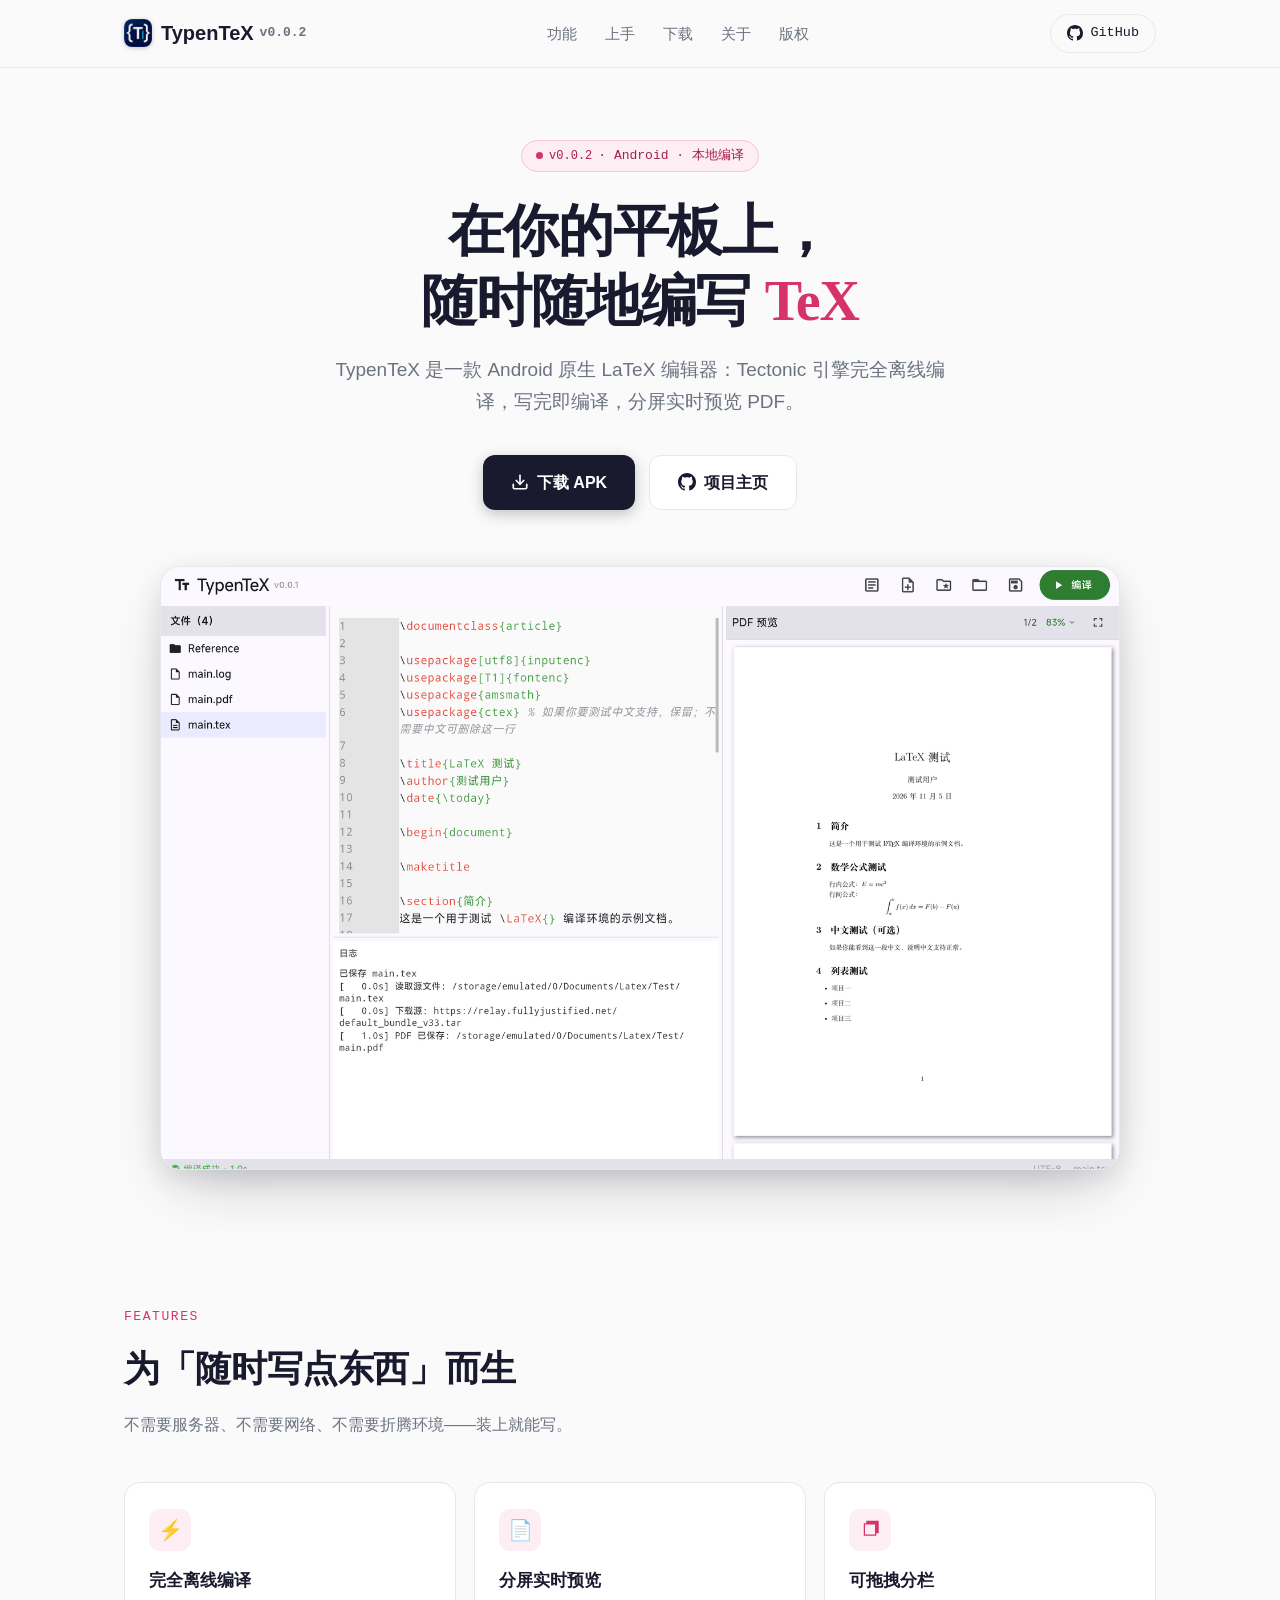
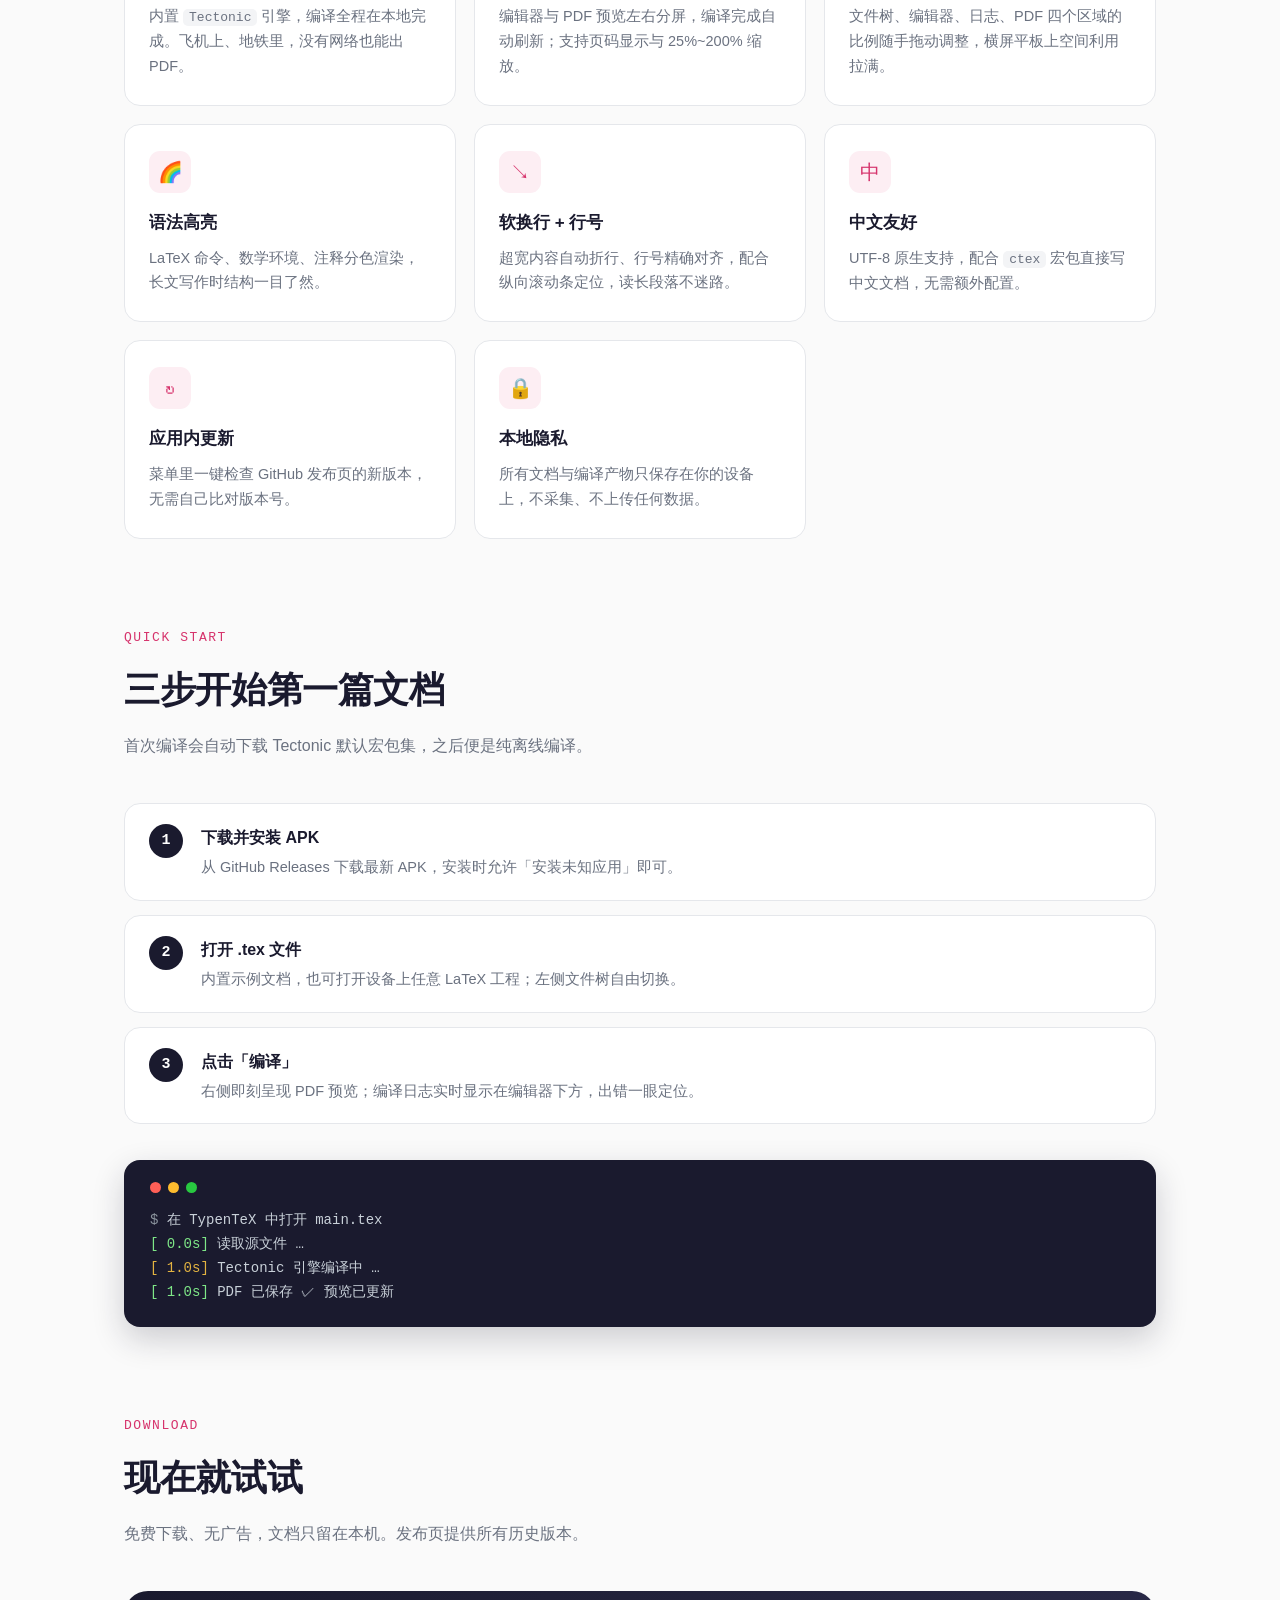
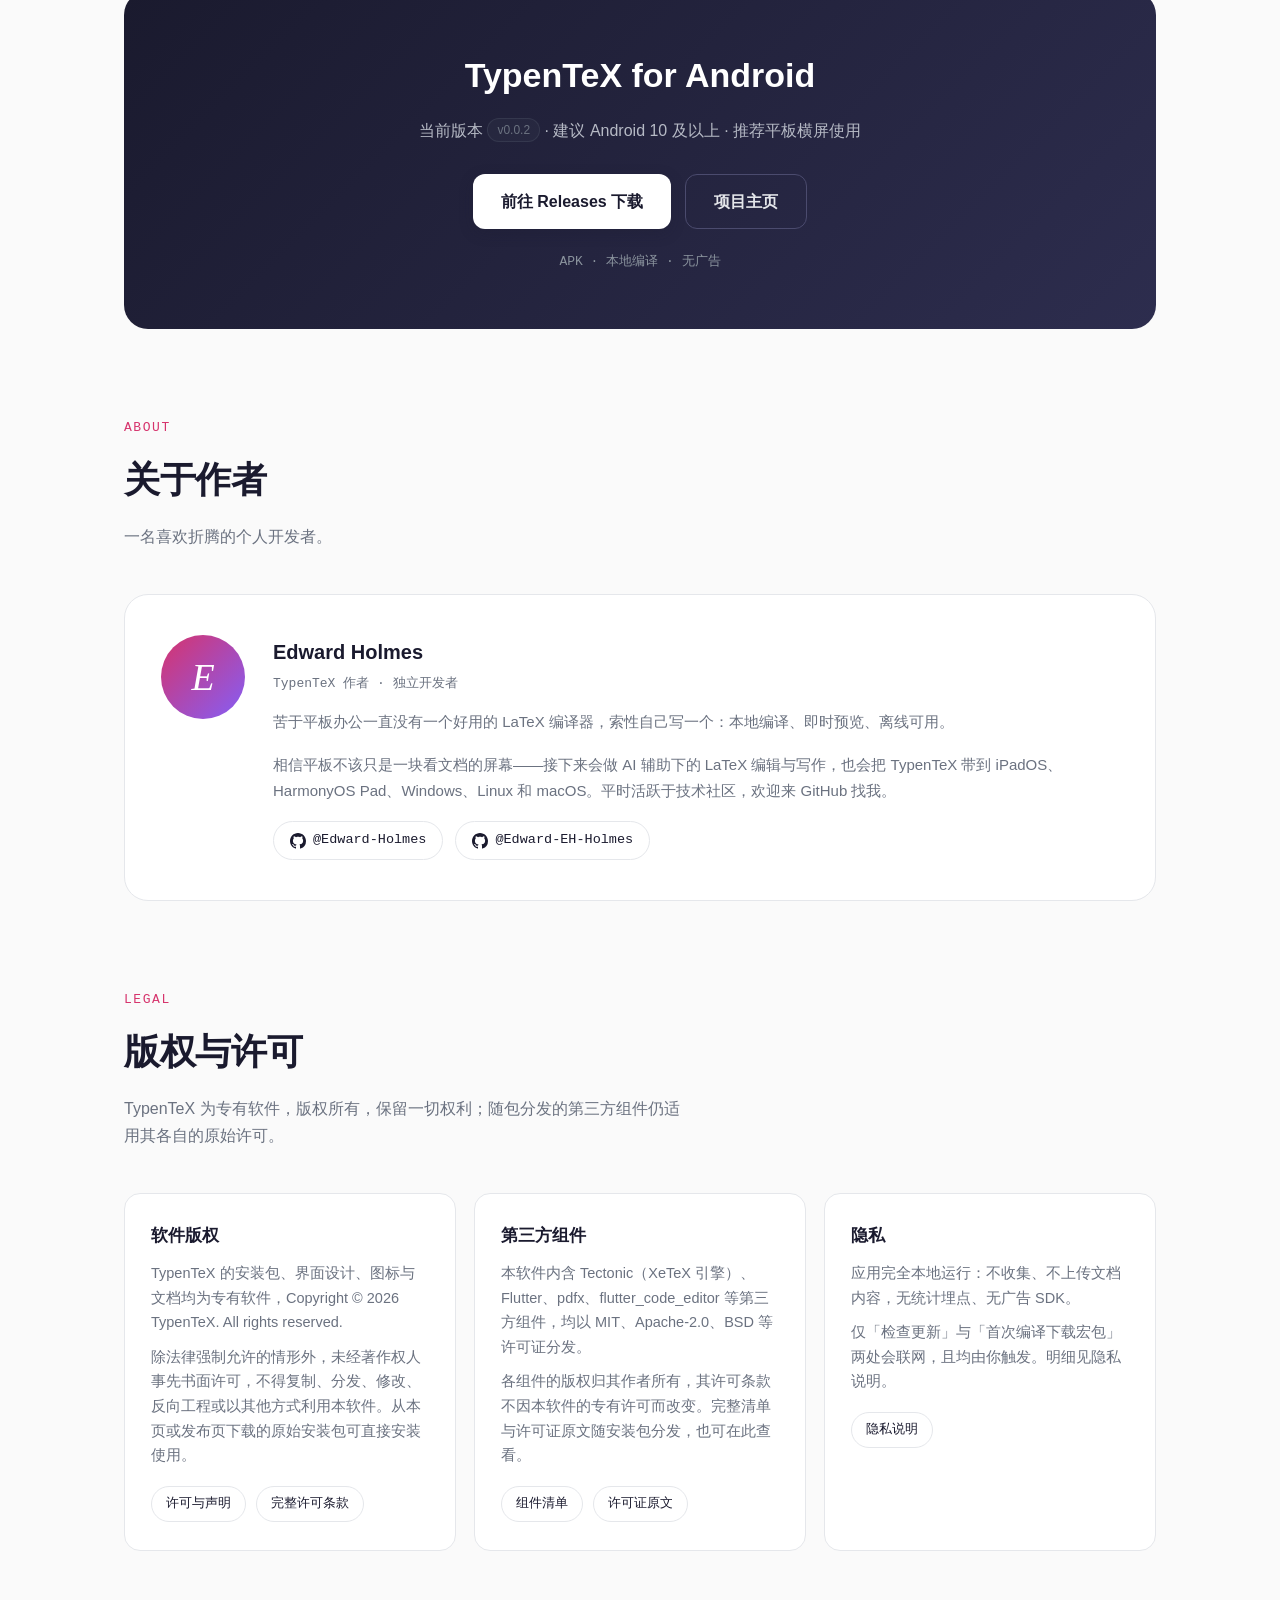
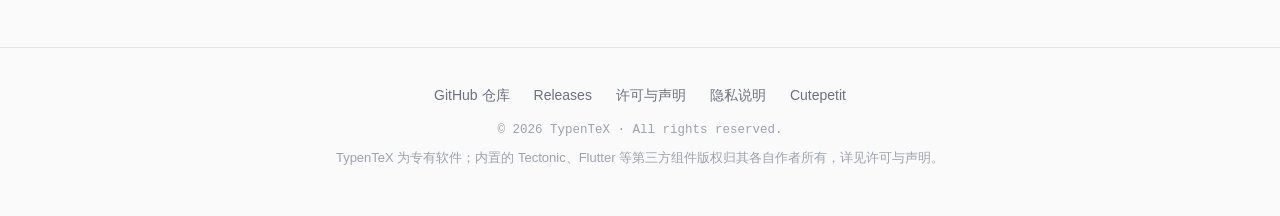
<file: TypenTeX/index.html>
<!DOCTYPE html>
<html lang="zh-CN">
<head>
  <meta charset="UTF-8" />
  <meta name="viewport" content="width=device-width, initial-scale=1.0" />
  <title>TypenTeX — Android 上的离线 LaTeX 编辑器</title>
  <meta name="description" content="TypenTeX：基于 Flutter + Tectonic 的 Android 离线 LaTeX 编辑器，分屏实时预览、语法高亮、完全离线编译。" />
  <link rel="icon" type="image/png" sizes="64x64" href="image/favicon.png" />
  <link rel="apple-touch-icon" href="image/apple-touch-icon.png" />
  <link rel="stylesheet" href="CSS/style.css" />
</head>
<body>

<nav>
  <div class="nav-in">
    <span class="brand"><a class="logo" href="#"><img class="logo-ico" src="image/app_icon.png" alt="TypenTeX 图标" />TypenTeX</a><span class="ver ver-link">v0.0.2</span></span>
    <ul class="nav-links">
      <li><a href="#features">功能</a></li>
      <li><a href="#quickstart">上手</a></li>
      <li><a href="#download">下载</a></li>
      <li><a href="#about">关于</a></li>
      <li><a href="#legal">版权</a></li>
    </ul>
    <a class="gh-chip" href="https://github.com/Both-Edward/TypenTeX" target="_blank" rel="noopener">
      <svg viewBox="0 0 16 16" fill="currentColor" aria-hidden="true"><path d="M8 0C3.58 0 0 3.58 0 8c0 3.54 2.29 6.53 5.47 7.59.4.07.55-.17.55-.38 0-.19-.01-.82-.01-1.49-2.01.37-2.53-.49-2.69-.94-.09-.23-.48-.94-.82-1.13-.28-.15-.68-.52-.01-.53.63-.01 1.08.58 1.23.82.72 1.21 1.87.87 2.33.66.07-.52.28-.87.51-1.07-1.78-.2-3.64-.89-3.64-3.95 0-.87.31-1.59.82-2.15-.08-.2-.36-1.02.08-2.12 0 0 .67-.21 2.2.82.64-.18 1.32-.27 2-.27s1.36.09 2 .27c1.53-1.04 2.2-.82 2.2-.82.44 1.1.16 1.92.08 2.12.51.56.82 1.27.82 2.15 0 3.07-1.87 3.75-3.65 3.95.29.25.54.73.54 1.48 0 1.07-.01 1.93-.01 2.2 0 .21.15.46.55.38A8.01 8.01 0 0 0 16 8c0-4.42-3.58-8-8-8z"/></svg>
      GitHub
    </a>
  </div>
</nav>

<!-- ═══ Hero ═══ -->
<header class="hero">
  <span class="badge"><span class="dot"></span> <span class="ver-link">v0.0.2</span> · Android · 本地编译</span>
  <h1>在你的平板上，<br/>随时随地编写 <span class="tex">TeX</span></h1>
  <p class="sub">TypenTeX 是一款 Android 原生 LaTeX 编辑器：Tectonic 引擎完全离线编译，写完即编译，分屏实时预览 PDF。</p>
  <div class="cta-row">
    <a class="btn btn-primary" id="dl-apk" href="https://github.com/Both-Edward/TypenTeX/releases/latest" target="_blank" rel="noopener">
      <svg viewBox="0 0 24 24" fill="none" stroke="currentColor" stroke-width="2.2" stroke-linecap="round" stroke-linejoin="round"><path d="M21 15v4a2 2 0 0 1-2 2H5a2 2 0 0 1-2-2v-4"/><polyline points="7 10 12 15 17 10"/><line x1="12" y1="15" x2="12" y2="3"/></svg>
      下载 APK
    </a>
    <a class="btn btn-ghost" href="https://github.com/Both-Edward/TypenTeX" target="_blank" rel="noopener">
      <svg viewBox="0 0 16 16" fill="currentColor"><path d="M8 0C3.58 0 0 3.58 0 8c0 3.54 2.29 6.53 5.47 7.59.4.07.55-.17.55-.38 0-.19-.01-.82-.01-1.49-2.01.37-2.53-.49-2.69-.94-.09-.23-.48-.94-.82-1.13-.28-.15-.68-.52-.01-.53.63-.01 1.08.58 1.23.82.72 1.21 1.87.87 2.33.66.07-.52.28-.87.51-1.07-1.78-.2-3.64-.89-3.64-3.95 0-.87.31-1.59.82-2.15-.08-.2-.36-1.02.08-2.12 0 0 .67-.21 2.2.82.64-.18 1.32-.27 2-.27s1.36.09 2 .27c1.53-1.04 2.2-.82 2.2-.82.44 1.1.16 1.92.08 2.12.51.56.82 1.27.82 2.15 0 3.07-1.87 3.75-3.65 3.95.29.25.54.73.54 1.48 0 1.07-.01 1.93-.01 2.2 0 .21.15.46.55.38A8.01 8.01 0 0 0 16 8c0-4.42-3.58-8-8-8z"/></svg>
      项目主页
    </a>
  </div>
  <div class="shot-wrap reveal">
    <img src="image/app_ui_hero.png" alt="TypenTeX 应用界面：左侧文件树，中间代码编辑器，右侧 PDF 实时预览" />
  </div>
</header>

<!-- ═══ 功能 ═══ -->
<section id="features">
  <div class="sec-tag reveal">Features</div>
  <h2 class="sec-title reveal">为「随时写点东西」而生</h2>
  <p class="sec-desc reveal">不需要服务器、不需要网络、不需要折腾环境——装上就能写。</p>
  <div class="grid">
    <div class="card reveal">
      <div class="ico">&#9889;</div>
      <h3>完全离线编译</h3>
      <p>内置 <code>Tectonic</code> 引擎，编译全程在本地完成。飞机上、地铁里，没有网络也能出 PDF。</p>
    </div>
    <div class="card reveal">
      <div class="ico">&#128196;</div>
      <h3>分屏实时预览</h3>
      <p>编辑器与 PDF 预览左右分屏，编译完成自动刷新；支持页码显示与 25%~200% 缩放。</p>
    </div>
    <div class="card reveal">
      <div class="ico">&#10064;</div>
      <h3>可拖拽分栏</h3>
      <p>文件树、编辑器、日志、PDF 四个区域的比例随手拖动调整，横屏平板上空间利用拉满。</p>
    </div>
    <div class="card reveal">
      <div class="ico">&#127752;</div>
      <h3>语法高亮</h3>
      <p>LaTeX 命令、数学环境、注释分色渲染，长文写作时结构一目了然。</p>
    </div>
    <div class="card reveal">
      <div class="ico">&#8600;</div>
      <h3>软换行 + 行号</h3>
      <p>超宽内容自动折行、行号精确对齐，配合纵向滚动条定位，读长段落不迷路。</p>
    </div>
    <div class="card reveal">
      <div class="ico">&#20013;</div>
      <h3>中文友好</h3>
      <p>UTF-8 原生支持，配合 <code>ctex</code> 宏包直接写中文文档，无需额外配置。</p>
    </div>
    <div class="card reveal">
      <div class="ico">&#8635;</div>
      <h3>应用内更新</h3>
      <p>菜单里一键检查 GitHub 发布页的新版本，无需自己比对版本号。</p>
    </div>
    <div class="card reveal">
      <div class="ico">&#128274;</div>
      <h3>本地隐私</h3>
      <p>所有文档与编译产物只保存在你的设备上，不采集、不上传任何数据。</p>
    </div>
  </div>
</section>

<!-- ═══ 快速上手 ═══ -->
<section id="quickstart">
  <div class="sec-tag reveal">Quick Start</div>
  <h2 class="sec-title reveal">三步开始第一篇文档</h2>
  <p class="sec-desc reveal">首次编译会自动下载 Tectonic 默认宏包集，之后便是纯离线编译。</p>
  <div class="steps">
    <div class="step reveal">
      <div>
        <h3>下载并安装 APK</h3>
        <p>从 GitHub Releases 下载最新 APK，安装时允许「安装未知应用」即可。</p>
      </div>
    </div>
    <div class="step reveal">
      <div>
        <h3>打开 .tex 文件</h3>
        <p>内置示例文档，也可打开设备上任意 LaTeX 工程；左侧文件树自由切换。</p>
      </div>
    </div>
    <div class="step reveal">
      <div>
        <h3>点击「编译」</h3>
        <p>右侧即刻呈现 PDF 预览；编译日志实时显示在编辑器下方，出错一眼定位。</p>
      </div>
    </div>
  </div>
  <div class="terminal reveal">
    <div class="head"><span class="d-r"></span><span class="d-y"></span><span class="d-g"></span></div>
    <div><span class="dim">$</span> 在 TypenTeX 中打开 main.tex</div>
    <div><span class="g">[ 0.0s]</span> 读取源文件 …</div>
    <div><span class="y">[ 1.0s]</span> Tectonic 引擎编译中 …</div>
    <div><span class="g">[ 1.0s]</span> PDF 已保存 ✓ 预览已更新</div>
  </div>
</section>

<!-- ═══ 下载 ═══ -->
<section id="download">
  <div class="sec-tag reveal">Download</div>
  <h2 class="sec-title reveal">现在就试试</h2>
  <p class="sec-desc reveal">免费下载、无广告，文档只留在本机。发布页提供所有历史版本。</p>
  <div class="download-box reveal">
    <h2>TypenTeX for Android</h2>
    <p>当前版本 <span class="ver-link">v0.0.2</span> · 建议 Android 10 及以上 · 推荐平板横屏使用</p>
    <div class="cta-row tight">
      <a class="btn btn-primary" href="https://github.com/Both-Edward/TypenTeX/releases/latest" target="_blank" rel="noopener">前往 Releases 下载</a>
      <a class="btn btn-ghost" href="https://github.com/Both-Edward/TypenTeX" target="_blank" rel="noopener">项目主页</a>
    </div>
    <div class="req">APK · 本地编译 · 无广告</div>
  </div>
</section>

<!-- ═══ 关于 ═══ -->
<section id="about">
  <div class="sec-tag reveal">About</div>
  <h2 class="sec-title reveal">关于作者</h2>
  <p class="sec-desc reveal">一名喜欢折腾的个人开发者。</p>
  <div class="about-card reveal">
    <div class="avatar">E</div>
    <div class="about-body">
      <h3>Edward Holmes</h3>
      <div class="role">TypenTeX 作者 · 独立开发者</div>
      <p>苦于平板办公一直没有一个好用的 LaTeX 编译器，索性自己写一个：本地编译、即时预览、离线可用。</p>
      <p>相信平板不该只是一块看文档的屏幕——接下来会做 AI 辅助下的 LaTeX 编辑与写作，也会把 TypenTeX 带到 iPadOS、HarmonyOS Pad、Windows、Linux 和 macOS。平时活跃于技术社区，欢迎来 GitHub 找我。</p>
      <div class="gh-links">
        <a class="gh-chip" href="https://github.com/Edward-Holmes" target="_blank" rel="noopener">
          <svg viewBox="0 0 16 16" fill="currentColor"><path d="M8 0C3.58 0 0 3.58 0 8c0 3.54 2.29 6.53 5.47 7.59.4.07.55-.17.55-.38 0-.19-.01-.82-.01-1.49-2.01.37-2.53-.49-2.69-.94-.09-.23-.48-.94-.82-1.13-.28-.15-.68-.52-.01-.53.63-.01 1.08.58 1.23.82.72 1.21 1.87.87 2.33.66.07-.52.28-.87.51-1.07-1.78-.2-3.64-.89-3.64-3.95 0-.87.31-1.59.82-2.15-.08-.2-.36-1.02.08-2.12 0 0 .67-.21 2.2.82.64-.18 1.32-.27 2-.27s1.36.09 2 .27c1.53-1.04 2.2-.82 2.2-.82.44 1.1.16 1.92.08 2.12.51.56.82 1.27.82 2.15 0 3.07-1.87 3.75-3.65 3.95.29.25.54.73.54 1.48 0 1.07-.01 1.93-.01 2.2 0 .21.15.46.55.38A8.01 8.01 0 0 0 16 8c0-4.42-3.58-8-8-8z"/></svg>
          @Edward-Holmes
        </a>
        <a class="gh-chip" href="https://github.com/Edward-EH-Holmes" target="_blank" rel="noopener">
          <svg viewBox="0 0 16 16" fill="currentColor"><path d="M8 0C3.58 0 0 3.58 0 8c0 3.54 2.29 6.53 5.47 7.59.4.07.55-.17.55-.38 0-.19-.01-.82-.01-1.49-2.01.37-2.53-.49-2.69-.94-.09-.23-.48-.94-.82-1.13-.28-.15-.68-.52-.01-.53.63-.01 1.08.58 1.23.82.72 1.21 1.87.87 2.33.66.07-.52.28-.87.51-1.07-1.78-.2-3.64-.89-3.64-3.95 0-.87.31-1.59.82-2.15-.08-.2-.36-1.02.08-2.12 0 0 .67-.21 2.2.82.64-.18 1.32-.27 2-.27s1.36.09 2 .27c1.53-1.04 2.2-.82 2.2-.82.44 1.1.16 1.92.08 2.12.51.56.82 1.27.82 2.15 0 3.07-1.87 3.75-3.65 3.95.29.25.54.73.54 1.48 0 1.07-.01 1.93-.01 2.2 0 .21.15.46.55.38A8.01 8.01 0 0 0 16 8c0-4.42-3.58-8-8-8z"/></svg>
          @Edward-EH-Holmes
        </a>
      </div>
    </div>
  </div>
</section>

<!-- ═══ 版权与许可 ═══ -->
<section id="legal">
  <div class="sec-tag reveal">Legal</div>
  <h2 class="sec-title reveal">版权与许可</h2>
  <p class="sec-desc reveal">TypenTeX 为专有软件，版权所有，保留一切权利；随包分发的第三方组件仍适用其各自的原始许可。</p>
  <div class="legal-grid">
    <div class="legal-card reveal">
      <h3>软件版权</h3>
      <p>TypenTeX 的安装包、界面设计、图标与文档均为专有软件，Copyright &copy; 2026 TypenTeX. All rights reserved.</p>
      <p>除法律强制允许的情形外，未经著作权人事先书面许可，不得复制、分发、修改、反向工程或以其他方式利用本软件。从本页或发布页下载的原始安装包可直接安装使用。</p>
      <div class="legal-links">
        <a href="licenses.html">许可与声明</a>
        <a href="LICENSE.txt">完整许可条款</a>
      </div>
    </div>
    <div class="legal-card reveal">
      <h3>第三方组件</h3>
      <p>本软件内含 Tectonic（XeTeX 引擎）、Flutter、pdfx、flutter_code_editor 等第三方组件，均以 MIT、Apache-2.0、BSD 等许可证分发。</p>
      <p>各组件的版权归其作者所有，其许可条款不因本软件的专有许可而改变。完整清单与许可证原文随安装包分发，也可在此查看。</p>
      <div class="legal-links">
        <a href="third_party_notices.html">组件清单</a>
        <a href="third_party_licenses.txt">许可证原文</a>
      </div>
    </div>
    <div class="legal-card reveal">
      <h3>隐私</h3>
      <p>应用完全本地运行：不收集、不上传文档内容，无统计埋点、无广告 SDK。</p>
      <p>仅「检查更新」与「首次编译下载宏包」两处会联网，且均由你触发。明细见隐私说明。</p>
      <div class="legal-links">
        <a href="privacy.html">隐私说明</a>
      </div>
    </div>
  </div>
</section>

<footer>
  <div class="ft-links">
    <a href="https://github.com/Both-Edward/TypenTeX" target="_blank" rel="noopener">GitHub 仓库</a>
    <a href="https://github.com/Both-Edward/TypenTeX/releases" target="_blank" rel="noopener">Releases</a>
    <a href="licenses.html">许可与声明</a>
    <a href="privacy.html">隐私说明</a>
    <a href="https://both-edward.github.io/Cutepetit/">Cutepetit</a>
  </div>
  <div class="mono">© 2026 TypenTeX · All rights reserved.</div>
  <div class="ft-note">TypenTeX 为专有软件；内置的 Tectonic、Flutter 等第三方组件版权归其各自作者所有，详见<a href="licenses.html">许可与声明</a>。</div>
</footer>

<script src="JavaScript/main.js"></script>
</body>
</html>
</file>
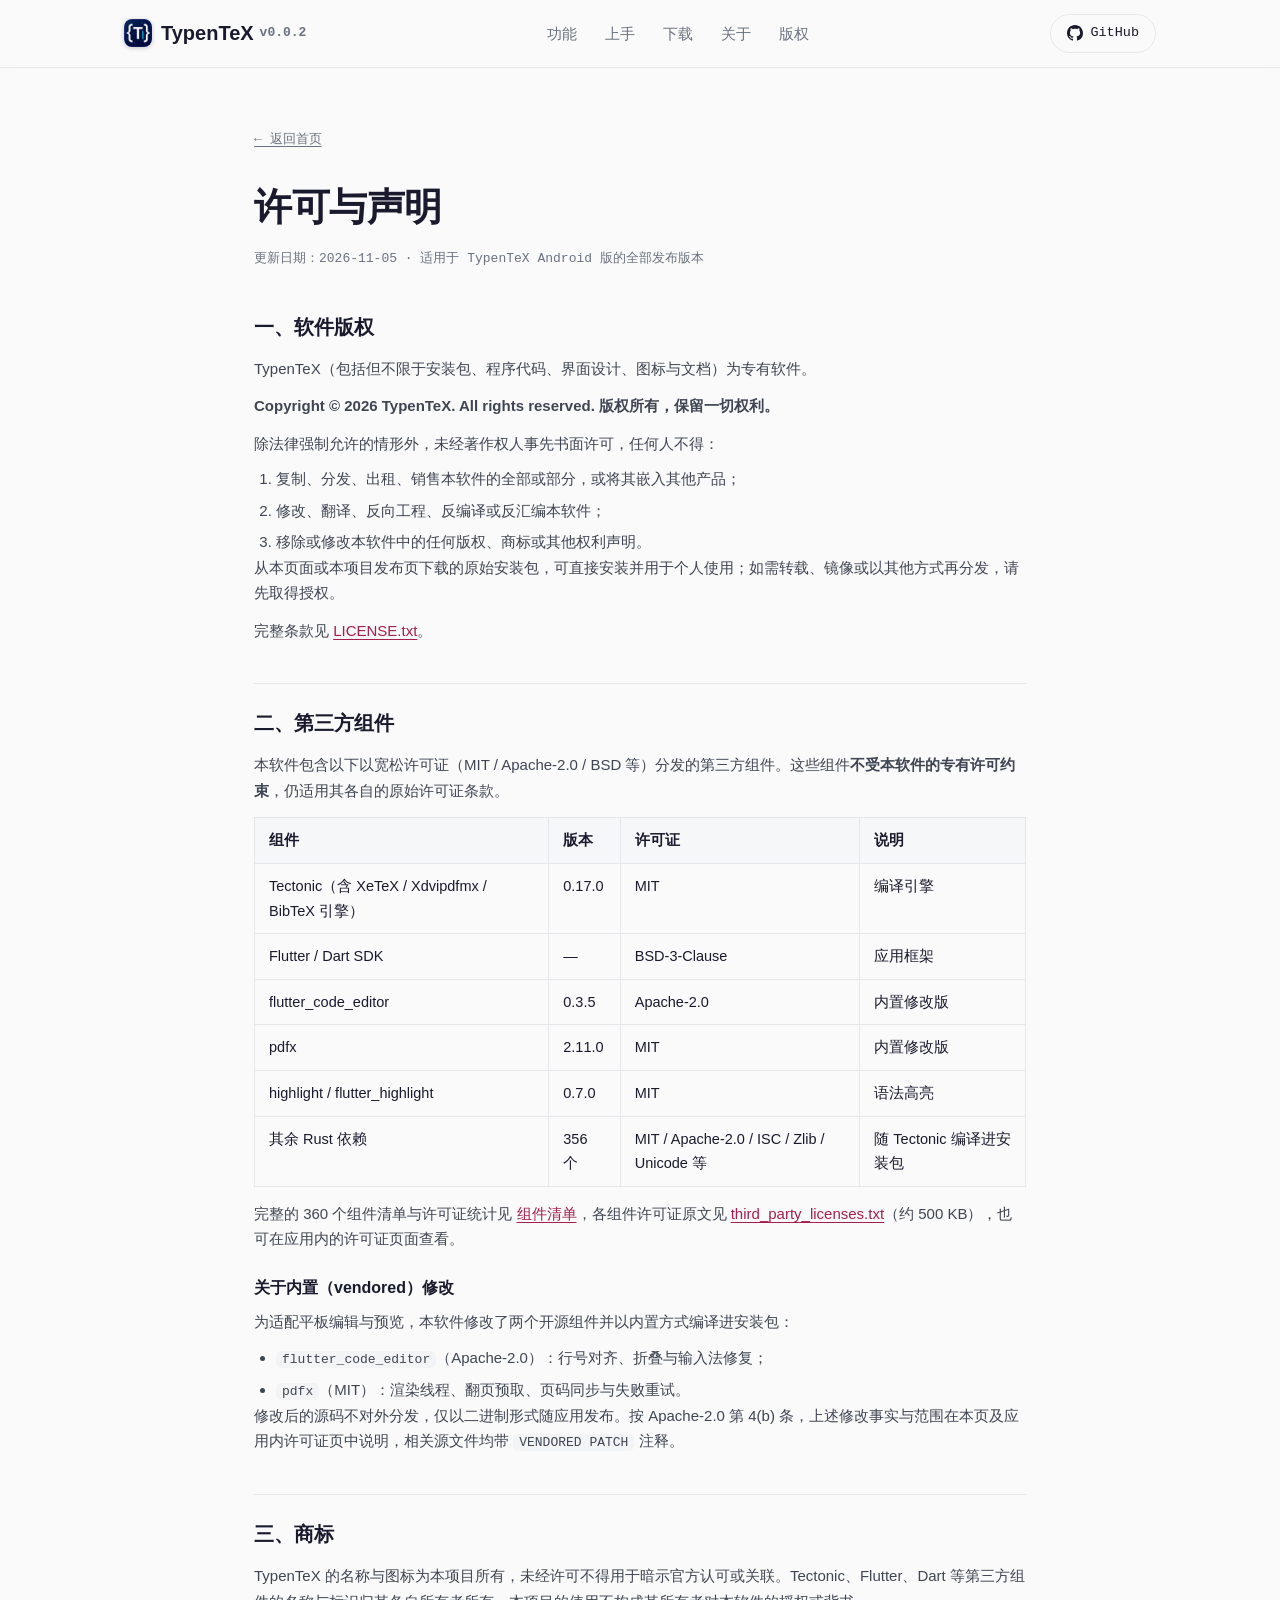
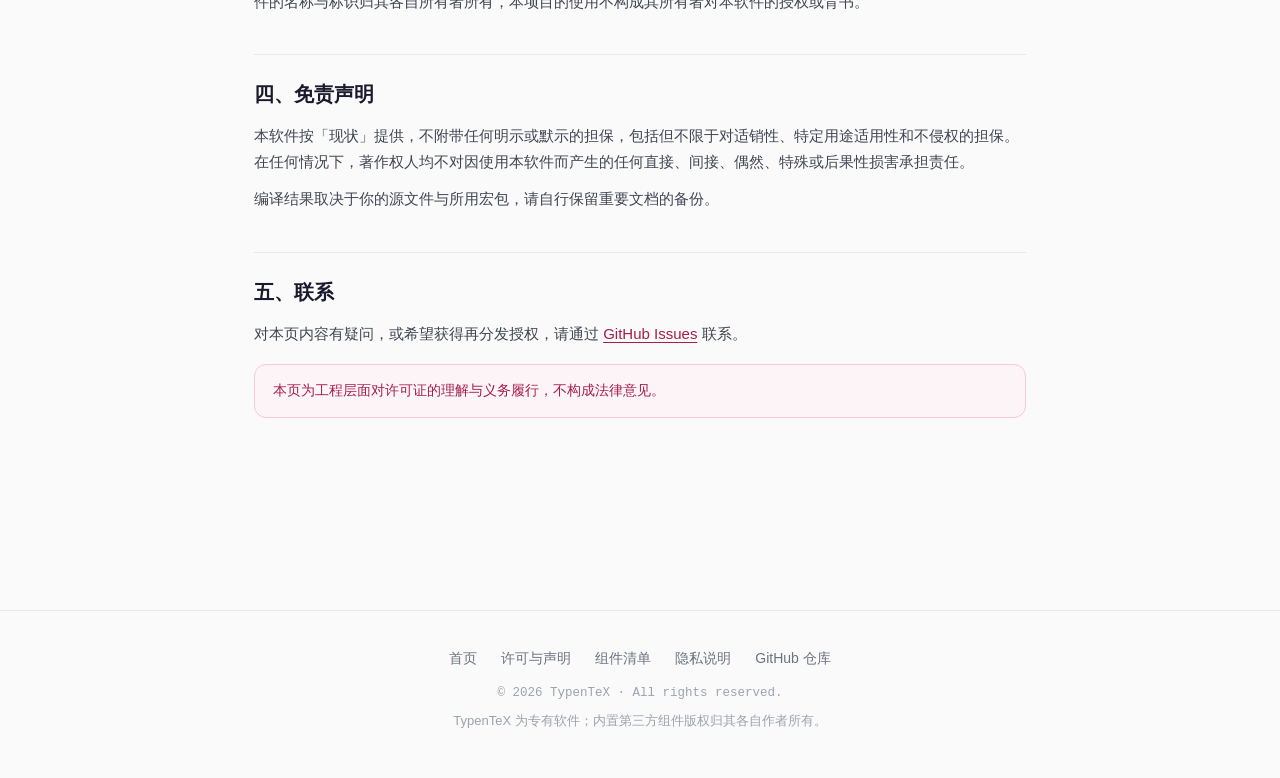
<file: TypenTeX/licenses.html>
<!DOCTYPE html>
<html lang="zh-CN">
<head>
  <meta charset="UTF-8" />
  <meta name="viewport" content="width=device-width, initial-scale=1.0" />
  <title>许可与声明 — TypenTeX</title>
  <meta name="description" content="TypenTeX 的版权声明、第三方组件许可说明与免责条款。" />
  <link rel="icon" type="image/png" sizes="64x64" href="image/favicon.png" />
  <link rel="apple-touch-icon" href="image/apple-touch-icon.png" />
  <link rel="stylesheet" href="CSS/style.css" />
</head>
<body>

<nav>
  <div class="nav-in">
    <span class="brand"><a class="logo" href="index.html"><img class="logo-ico" src="image/app_icon.png" alt="TypenTeX 图标" />TypenTeX</a><span class="ver ver-link">v0.0.2</span></span>
    <ul class="nav-links">
      <li><a href="index.html#features">功能</a></li>
      <li><a href="index.html#quickstart">上手</a></li>
      <li><a href="index.html#download">下载</a></li>
      <li><a href="index.html#about">关于</a></li>
      <li><a href="licenses.html">版权</a></li>
    </ul>
    <a class="gh-chip" href="https://github.com/Both-Edward/TypenTeX" target="_blank" rel="noopener">
      <svg viewBox="0 0 16 16" fill="currentColor" aria-hidden="true"><path d="M8 0C3.58 0 0 3.58 0 8c0 3.54 2.29 6.53 5.47 7.59.4.07.55-.17.55-.38 0-.19-.01-.82-.01-1.49-2.01.37-2.53-.49-2.69-.94-.09-.23-.48-.94-.82-1.13-.28-.15-.68-.52-.01-.53.63-.01 1.08.58 1.23.82.72 1.21 1.87.87 2.33.66.07-.52.28-.87.51-1.07-1.78-.2-3.64-.89-3.64-3.95 0-.87.31-1.59.82-2.15-.08-.2-.36-1.02.08-2.12 0 0 .67-.21 2.2.82.64-.18 1.32-.27 2-.27s1.36.09 2 .27c1.53-1.04 2.2-.82 2.2-.82.44 1.1.16 1.92.08 2.12.51.56.82 1.27.82 2.15 0 3.07-1.87 3.75-3.65 3.95.29.25.54.73.54 1.48 0 1.07-.01 1.93-.01 2.2 0 .21.15.46.55.38A8.01 8.01 0 0 0 16 8c0-4.42-3.58-8-8-8z"/></svg>
      GitHub
    </a>
  </div>
</nav>

<main class="doc">
  <a class="back" href="index.html">&larr; 返回首页</a>
  <h1>许可与声明</h1>
  <div class="doc-sub">更新日期：2026-11-05 · 适用于 TypenTeX Android 版的全部发布版本</div>

  <h2>一、软件版权</h2>
  <p>TypenTeX（包括但不限于安装包、程序代码、界面设计、图标与文档）为专有软件。</p>
  <p><strong>Copyright &copy; 2026 TypenTeX. All rights reserved. 版权所有，保留一切权利。</strong></p>
  <p>除法律强制允许的情形外，未经著作权人事先书面许可，任何人不得：</p>
  <ol>
    <li>复制、分发、出租、销售本软件的全部或部分，或将其嵌入其他产品；</li>
    <li>修改、翻译、反向工程、反编译或反汇编本软件；</li>
    <li>移除或修改本软件中的任何版权、商标或其他权利声明。</li>
  </ol>
  <p>从本页面或本项目发布页下载的原始安装包，可直接安装并用于个人使用；如需转载、镜像或以其他方式再分发，请先取得授权。</p>
  <p>完整条款见 <a href="LICENSE.txt">LICENSE.txt</a>。</p>

  <h2>二、第三方组件</h2>
  <p>本软件包含以下以宽松许可证（MIT / Apache-2.0 / BSD 等）分发的第三方组件。这些组件<strong>不受本软件的专有许可约束</strong>，仍适用其各自的原始许可证条款。</p>
  <table>
    <thead>
      <tr><th>组件</th><th>版本</th><th>许可证</th><th>说明</th></tr>
    </thead>
    <tbody>
      <tr><td>Tectonic（含 XeTeX / Xdvipdfmx / BibTeX 引擎）</td><td>0.17.0</td><td>MIT</td><td>编译引擎</td></tr>
      <tr><td>Flutter / Dart SDK</td><td>—</td><td>BSD-3-Clause</td><td>应用框架</td></tr>
      <tr><td>flutter_code_editor</td><td>0.3.5</td><td>Apache-2.0</td><td>内置修改版</td></tr>
      <tr><td>pdfx</td><td>2.11.0</td><td>MIT</td><td>内置修改版</td></tr>
      <tr><td>highlight / flutter_highlight</td><td>0.7.0</td><td>MIT</td><td>语法高亮</td></tr>
      <tr><td>其余 Rust 依赖</td><td>356 个</td><td>MIT / Apache-2.0 / ISC / Zlib / Unicode 等</td><td>随 Tectonic 编译进安装包</td></tr>
    </tbody>
  </table>
  <p class="spaced">完整的 360 个组件清单与许可证统计见 <a href="third_party_notices.html">组件清单</a>，各组件许可证原文见 <a href="third_party_licenses.txt">third_party_licenses.txt</a>（约 500 KB），也可在应用内的许可证页面查看。</p>

  <h3>关于内置（vendored）修改</h3>
  <p>为适配平板编辑与预览，本软件修改了两个开源组件并以内置方式编译进安装包：</p>
  <ul>
    <li><code>flutter_code_editor</code>（Apache-2.0）：行号对齐、折叠与输入法修复；</li>
    <li><code>pdfx</code>（MIT）：渲染线程、翻页预取、页码同步与失败重试。</li>
  </ul>
  <p>修改后的源码不对外分发，仅以二进制形式随应用发布。按 Apache-2.0 第 4(b) 条，上述修改事实与范围在本页及应用内许可证页中说明，相关源文件均带 <code>VENDORED PATCH</code> 注释。</p>

  <h2>三、商标</h2>
  <p>TypenTeX 的名称与图标为本项目所有，未经许可不得用于暗示官方认可或关联。Tectonic、Flutter、Dart 等第三方组件的名称与标识归其各自所有者所有，本项目的使用不构成其所有者对本软件的授权或背书。</p>

  <h2>四、免责声明</h2>
  <p>本软件按「现状」提供，不附带任何明示或默示的担保，包括但不限于对适销性、特定用途适用性和不侵权的担保。在任何情况下，著作权人均不对因使用本软件而产生的任何直接、间接、偶然、特殊或后果性损害承担责任。</p>
  <p>编译结果取决于你的源文件与所用宏包，请自行保留重要文档的备份。</p>

  <h2>五、联系</h2>
  <p>对本页内容有疑问，或希望获得再分发授权，请通过 <a href="https://github.com/Both-Edward/TypenTeX/issues" target="_blank" rel="noopener">GitHub Issues</a> 联系。</p>

  <div class="note">本页为工程层面对许可证的理解与义务履行，不构成法律意见。</div>
</main>

<footer>
  <div class="ft-links">
    <a href="index.html">首页</a>
    <a href="licenses.html">许可与声明</a>
    <a href="third_party_notices.html">组件清单</a>
    <a href="privacy.html">隐私说明</a>
    <a href="https://github.com/Both-Edward/TypenTeX" target="_blank" rel="noopener">GitHub 仓库</a>
  </div>
  <div class="mono">© 2026 TypenTeX · All rights reserved.</div>
  <div class="ft-note">TypenTeX 为专有软件；内置第三方组件版权归其各自作者所有。</div>
</footer>

<script src="JavaScript/main.js"></script>
</body>
</html>
</file>
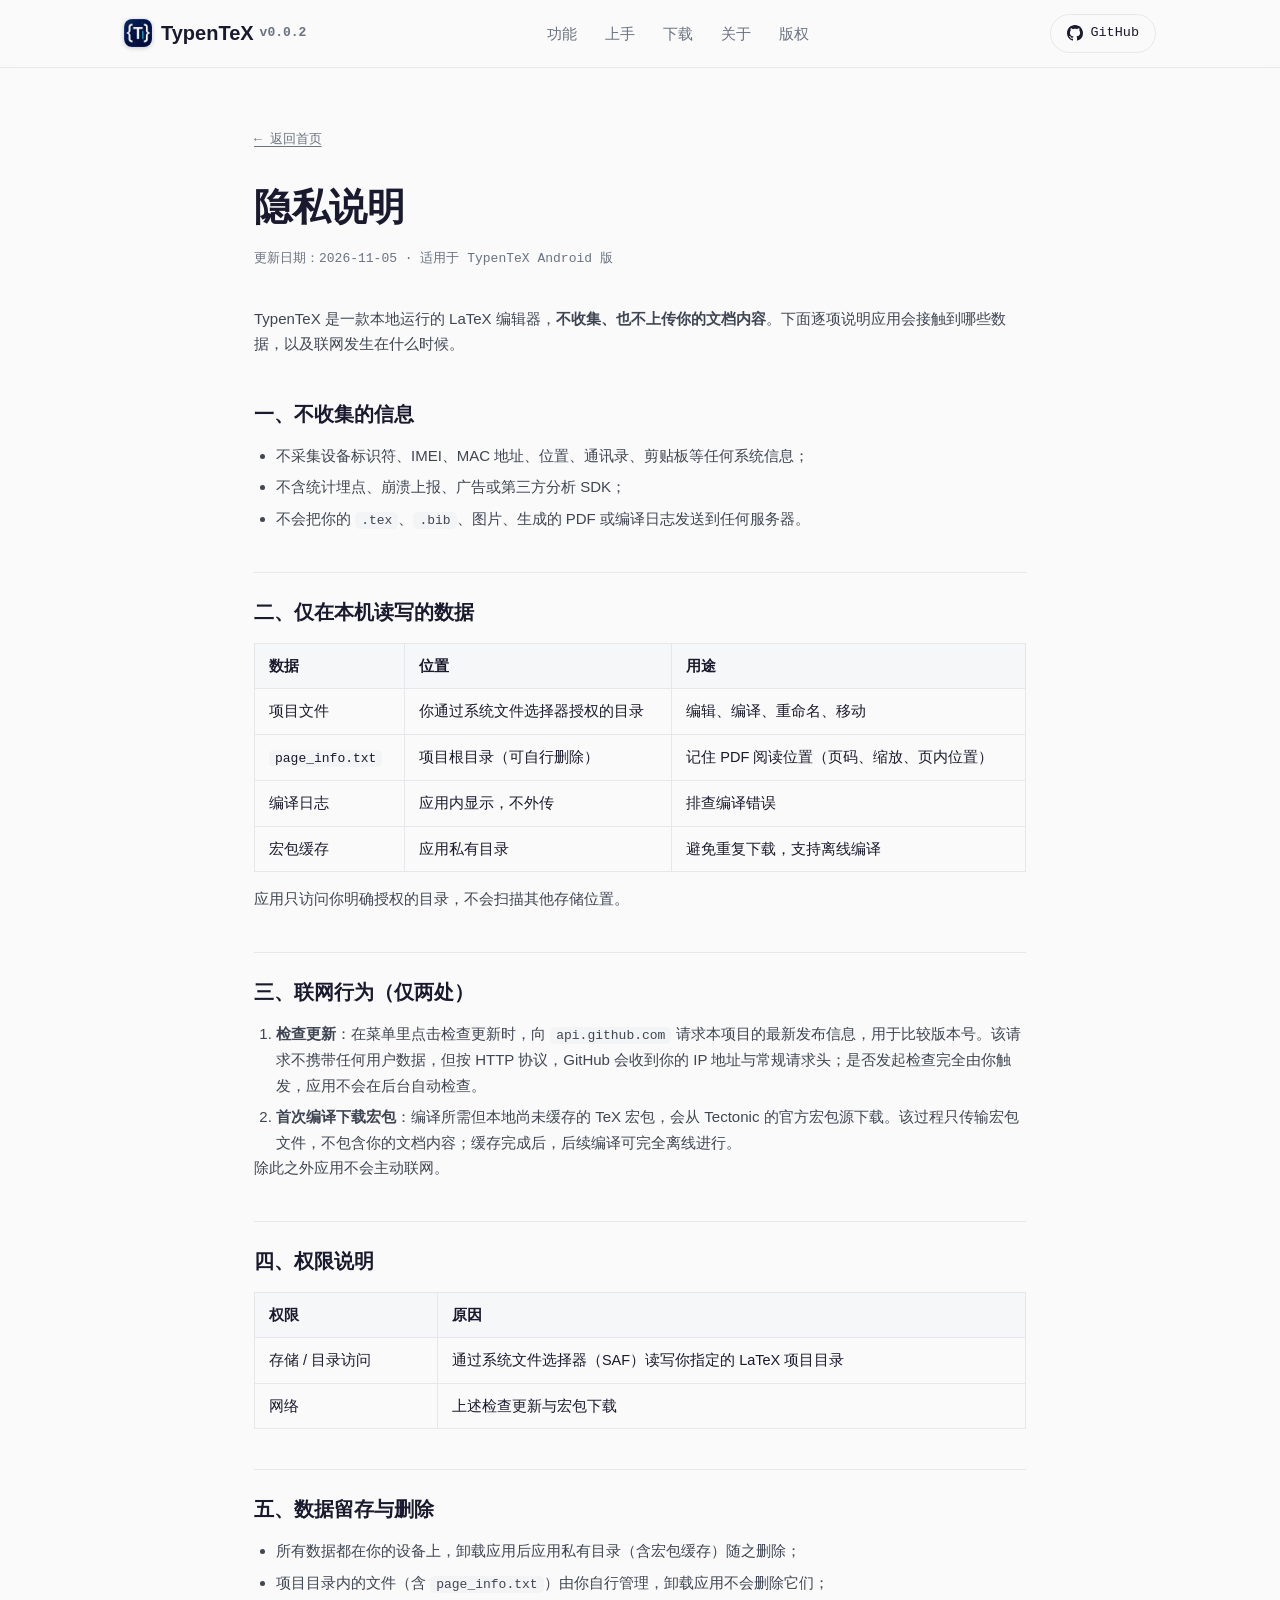
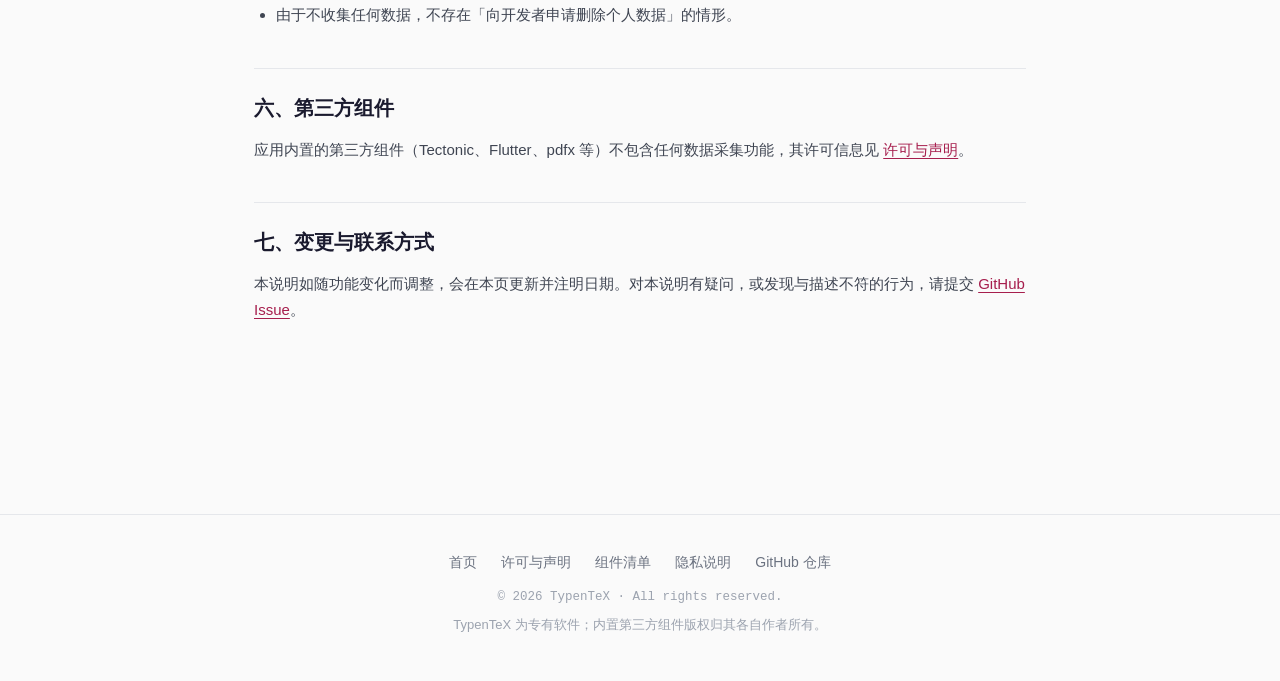
<file: TypenTeX/privacy.html>
<!DOCTYPE html>
<html lang="zh-CN">
<head>
  <meta charset="UTF-8" />
  <meta name="viewport" content="width=device-width, initial-scale=1.0" />
  <title>隐私说明 — TypenTeX</title>
  <meta name="description" content="TypenTeX 的隐私说明：不收集、不上传文档内容，仅在检查更新与首次编译下载宏包时联网。" />
  <link rel="icon" type="image/png" sizes="64x64" href="image/favicon.png" />
  <link rel="apple-touch-icon" href="image/apple-touch-icon.png" />
  <link rel="stylesheet" href="CSS/style.css" />
</head>
<body>

<nav>
  <div class="nav-in">
    <span class="brand"><a class="logo" href="index.html"><img class="logo-ico" src="image/app_icon.png" alt="TypenTeX 图标" />TypenTeX</a><span class="ver ver-link">v0.0.2</span></span>
    <ul class="nav-links">
      <li><a href="index.html#features">功能</a></li>
      <li><a href="index.html#quickstart">上手</a></li>
      <li><a href="index.html#download">下载</a></li>
      <li><a href="index.html#about">关于</a></li>
      <li><a href="licenses.html">版权</a></li>
    </ul>
    <a class="gh-chip" href="https://github.com/Both-Edward/TypenTeX" target="_blank" rel="noopener">
      <svg viewBox="0 0 16 16" fill="currentColor" aria-hidden="true"><path d="M8 0C3.58 0 0 3.58 0 8c0 3.54 2.29 6.53 5.47 7.59.4.07.55-.17.55-.38 0-.19-.01-.82-.01-1.49-2.01.37-2.53-.49-2.69-.94-.09-.23-.48-.94-.82-1.13-.28-.15-.68-.52-.01-.53.63-.01 1.08.58 1.23.82.72 1.21 1.87.87 2.33.66.07-.52.28-.87.51-1.07-1.78-.2-3.64-.89-3.64-3.95 0-.87.31-1.59.82-2.15-.08-.2-.36-1.02.08-2.12 0 0 .67-.21 2.2.82.64-.18 1.32-.27 2-.27s1.36.09 2 .27c1.53-1.04 2.2-.82 2.2-.82.44 1.1.16 1.92.08 2.12.51.56.82 1.27.82 2.15 0 3.07-1.87 3.75-3.65 3.95.29.25.54.73.54 1.48 0 1.07-.01 1.93-.01 2.2 0 .21.15.46.55.38A8.01 8.01 0 0 0 16 8c0-4.42-3.58-8-8-8z"/></svg>
      GitHub
    </a>
  </div>
</nav>

<main class="doc">
  <a class="back" href="index.html">&larr; 返回首页</a>
  <h1>隐私说明</h1>
  <div class="doc-sub">更新日期：2026-11-05 · 适用于 TypenTeX Android 版</div>

  <p>TypenTeX 是一款本地运行的 LaTeX 编辑器，<strong>不收集、也不上传你的文档内容</strong>。下面逐项说明应用会接触到哪些数据，以及联网发生在什么时候。</p>

  <h2>一、不收集的信息</h2>
  <ul>
    <li>不采集设备标识符、IMEI、MAC 地址、位置、通讯录、剪贴板等任何系统信息；</li>
    <li>不含统计埋点、崩溃上报、广告或第三方分析 SDK；</li>
    <li>不会把你的 <code>.tex</code>、<code>.bib</code>、图片、生成的 PDF 或编译日志发送到任何服务器。</li>
  </ul>

  <h2>二、仅在本机读写的数据</h2>
  <table>
    <thead>
      <tr><th>数据</th><th>位置</th><th>用途</th></tr>
    </thead>
    <tbody>
      <tr><td>项目文件</td><td>你通过系统文件选择器授权的目录</td><td>编辑、编译、重命名、移动</td></tr>
      <tr><td><code>page_info.txt</code></td><td>项目根目录（可自行删除）</td><td>记住 PDF 阅读位置（页码、缩放、页内位置）</td></tr>
      <tr><td>编译日志</td><td>应用内显示，不外传</td><td>排查编译错误</td></tr>
      <tr><td>宏包缓存</td><td>应用私有目录</td><td>避免重复下载，支持离线编译</td></tr>
    </tbody>
  </table>
  <p class="spaced">应用只访问你明确授权的目录，不会扫描其他存储位置。</p>

  <h2>三、联网行为（仅两处）</h2>
  <ol>
    <li><strong>检查更新</strong>：在菜单里点击检查更新时，向 <code>api.github.com</code> 请求本项目的最新发布信息，用于比较版本号。该请求不携带任何用户数据，但按 HTTP 协议，GitHub 会收到你的 IP 地址与常规请求头；是否发起检查完全由你触发，应用不会在后台自动检查。</li>
    <li><strong>首次编译下载宏包</strong>：编译所需但本地尚未缓存的 TeX 宏包，会从 Tectonic 的官方宏包源下载。该过程只传输宏包文件，不包含你的文档内容；缓存完成后，后续编译可完全离线进行。</li>
  </ol>
  <p>除此之外应用不会主动联网。</p>

  <h2>四、权限说明</h2>
  <table>
    <thead>
      <tr><th>权限</th><th>原因</th></tr>
    </thead>
    <tbody>
      <tr><td>存储 / 目录访问</td><td>通过系统文件选择器（SAF）读写你指定的 LaTeX 项目目录</td></tr>
      <tr><td>网络</td><td>上述检查更新与宏包下载</td></tr>
    </tbody>
  </table>

  <h2>五、数据留存与删除</h2>
  <ul>
    <li>所有数据都在你的设备上，卸载应用后应用私有目录（含宏包缓存）随之删除；</li>
    <li>项目目录内的文件（含 <code>page_info.txt</code>）由你自行管理，卸载应用不会删除它们；</li>
    <li>由于不收集任何数据，不存在「向开发者申请删除个人数据」的情形。</li>
  </ul>

  <h2>六、第三方组件</h2>
  <p>应用内置的第三方组件（Tectonic、Flutter、pdfx 等）不包含任何数据采集功能，其许可信息见 <a href="licenses.html">许可与声明</a>。</p>

  <h2>七、变更与联系方式</h2>
  <p>本说明如随功能变化而调整，会在本页更新并注明日期。对本说明有疑问，或发现与描述不符的行为，请提交 <a href="https://github.com/Both-Edward/TypenTeX/issues" target="_blank" rel="noopener">GitHub Issue</a>。</p>
</main>

<footer>
  <div class="ft-links">
    <a href="index.html">首页</a>
    <a href="licenses.html">许可与声明</a>
    <a href="third_party_notices.html">组件清单</a>
    <a href="privacy.html">隐私说明</a>
    <a href="https://github.com/Both-Edward/TypenTeX" target="_blank" rel="noopener">GitHub 仓库</a>
  </div>
  <div class="mono">© 2026 TypenTeX · All rights reserved.</div>
  <div class="ft-note">TypenTeX 为专有软件；内置第三方组件版权归其各自作者所有。</div>
</footer>

<script src="JavaScript/main.js"></script>
</body>
</html>
</file>
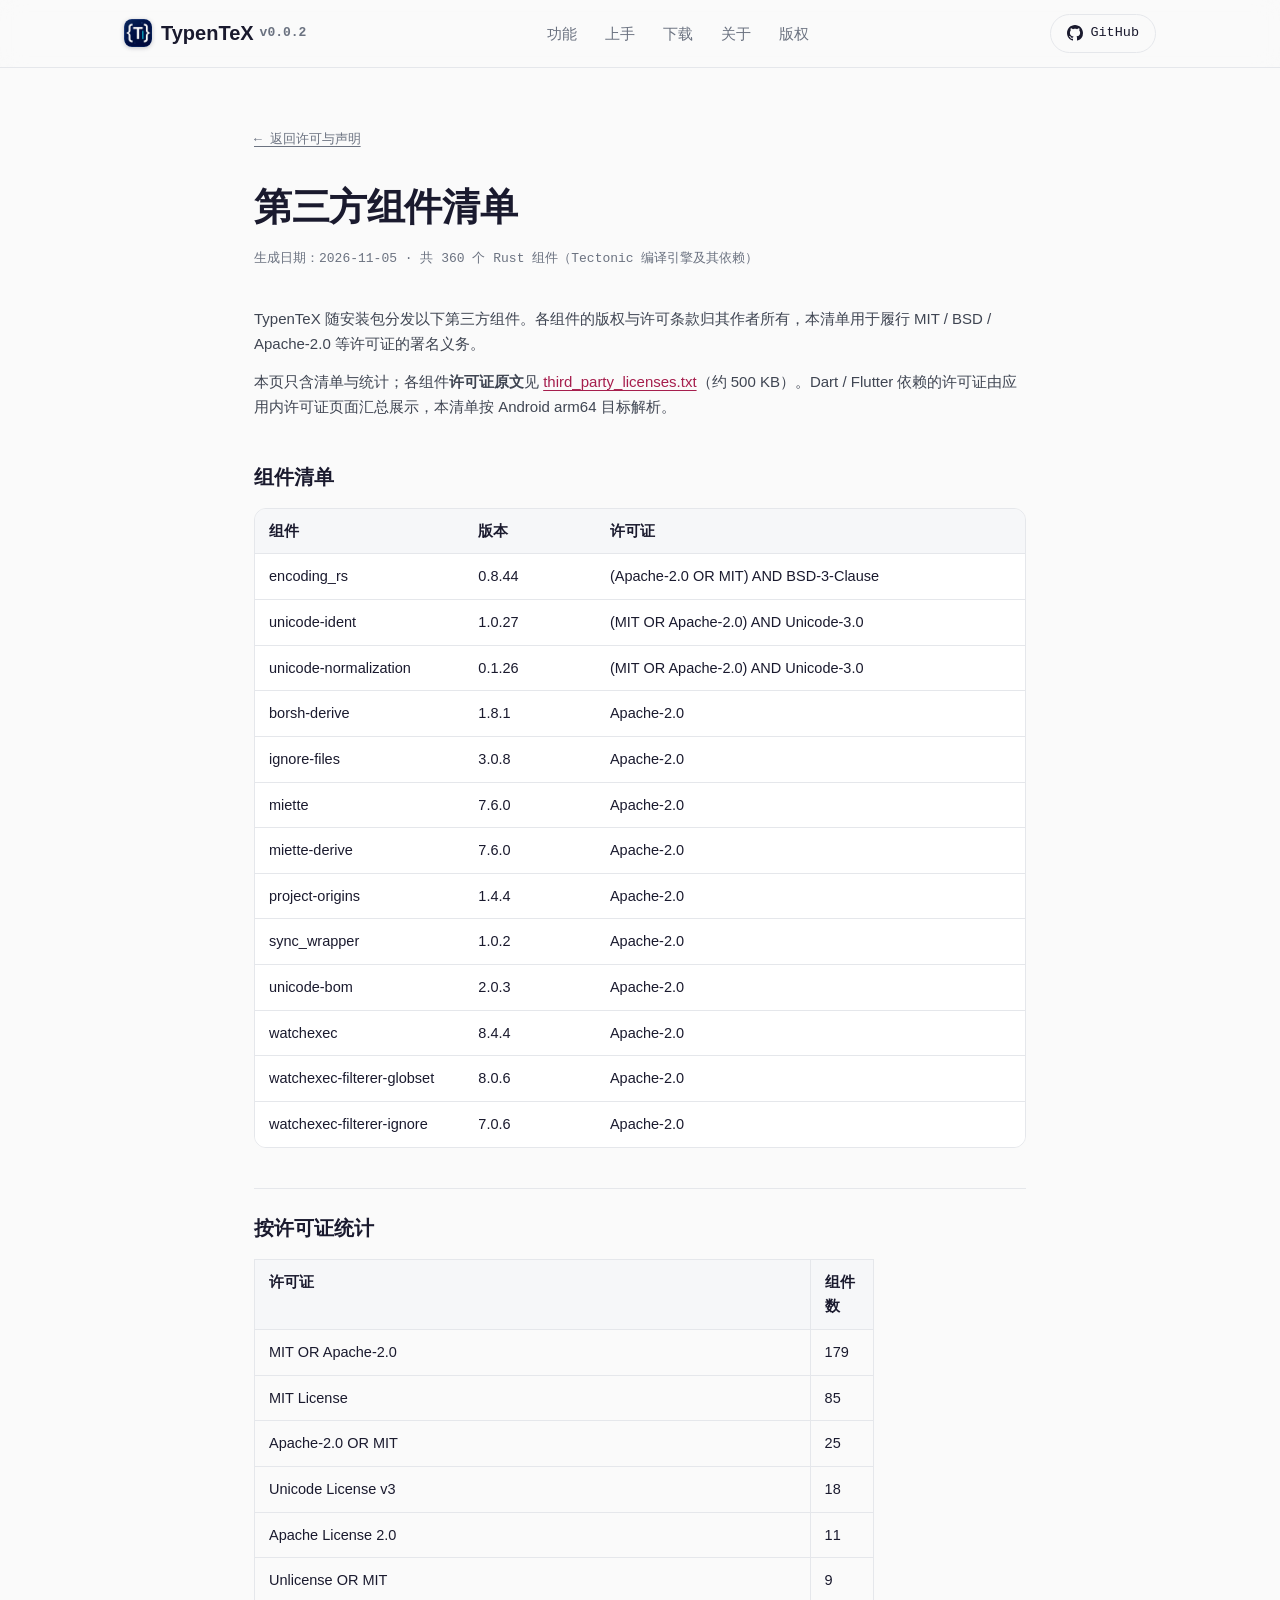
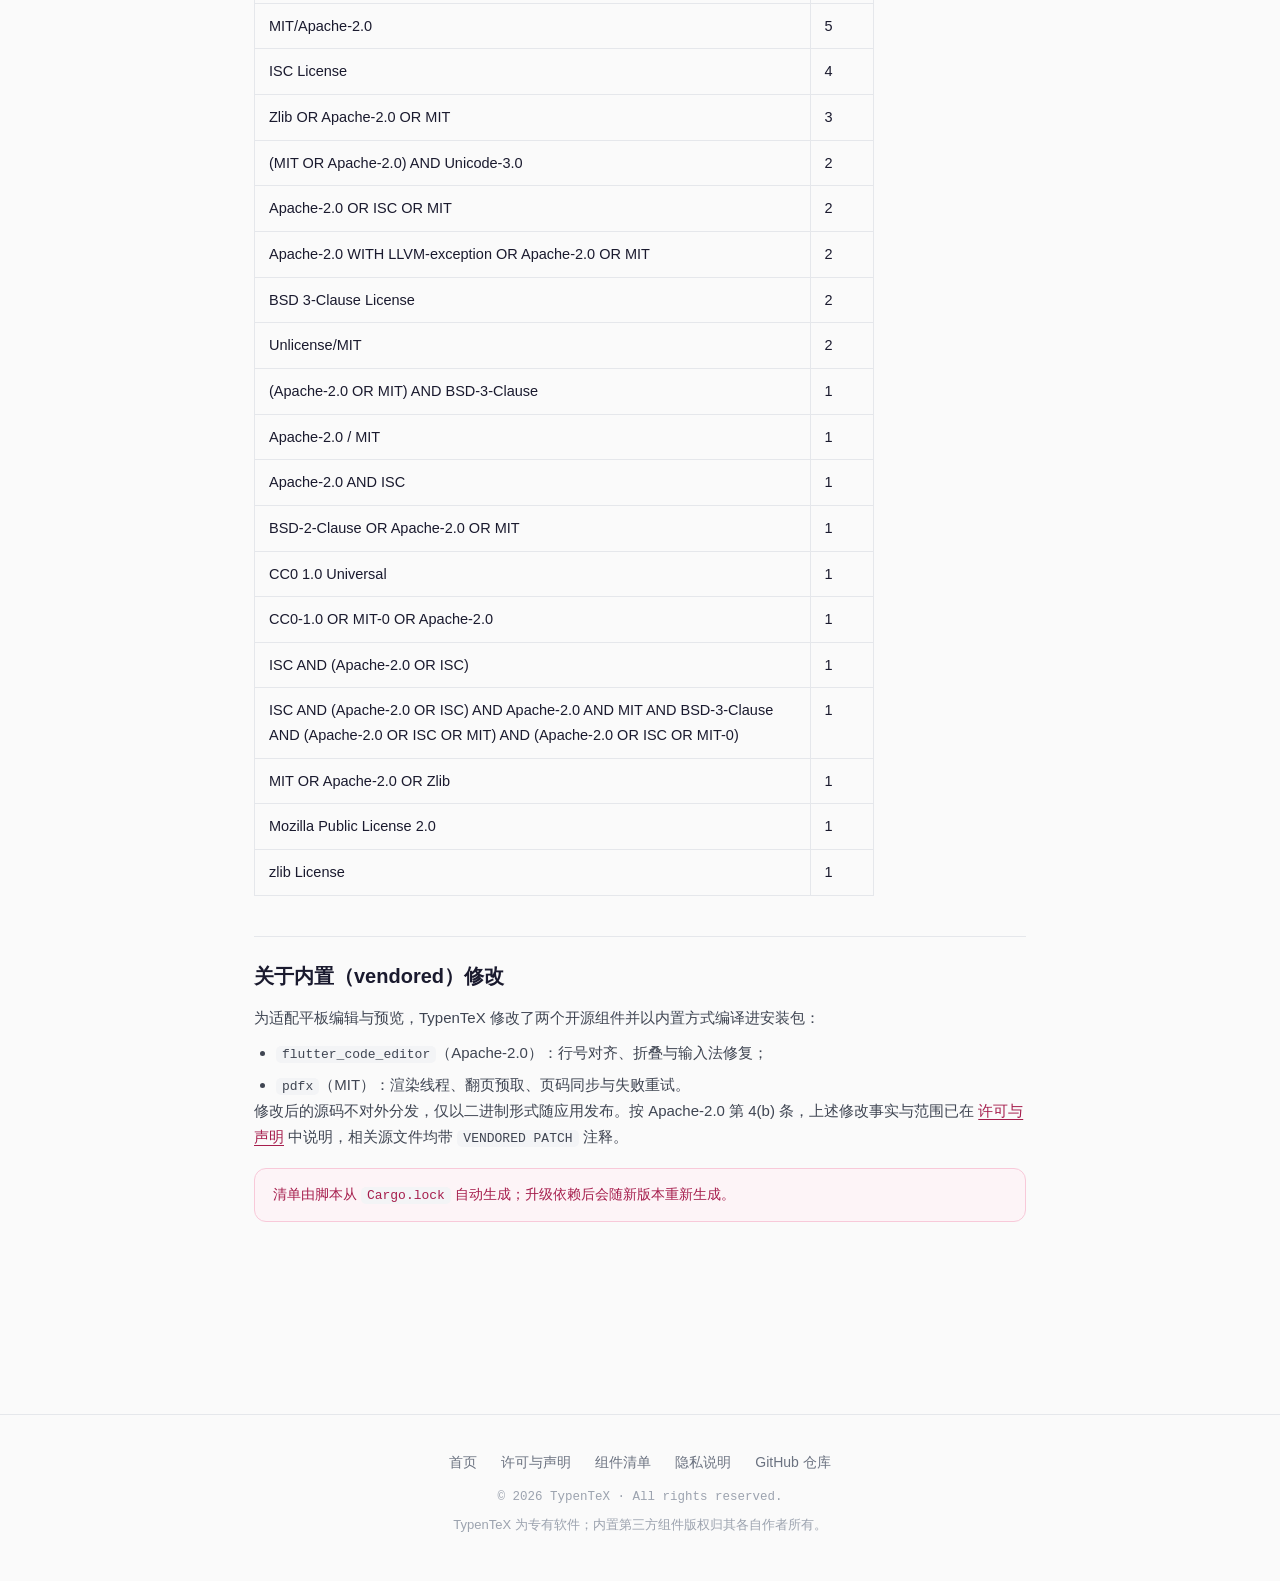
<file: TypenTeX/third_party_notices.html>
<!DOCTYPE html>
<html lang="zh-CN">
<head>
  <meta charset="UTF-8" />
  <meta name="viewport" content="width=device-width, initial-scale=1.0" />
  <title>第三方组件清单 — TypenTeX</title>
  <meta name="description" content="TypenTeX 随安装包分发的第三方组件清单与许可证统计（Tectonic 及其 Rust 依赖）。" />
  <link rel="icon" type="image/png" sizes="64x64" href="image/favicon.png" />
  <link rel="apple-touch-icon" href="image/apple-touch-icon.png" />
  <link rel="stylesheet" href="CSS/style.css" />
</head>
<body>

<nav>
  <div class="nav-in">
    <span class="brand"><a class="logo" href="index.html"><img class="logo-ico" src="image/app_icon.png" alt="TypenTeX 图标" />TypenTeX</a><span class="ver ver-link">v0.0.2</span></span>
    <ul class="nav-links">
      <li><a href="index.html#features">功能</a></li>
      <li><a href="index.html#quickstart">上手</a></li>
      <li><a href="index.html#download">下载</a></li>
      <li><a href="index.html#about">关于</a></li>
      <li><a href="licenses.html">版权</a></li>
    </ul>
    <a class="gh-chip" href="https://github.com/Both-Edward/TypenTeX" target="_blank" rel="noopener">
      <svg viewBox="0 0 16 16" fill="currentColor" aria-hidden="true"><path d="M8 0C3.58 0 0 3.58 0 8c0 3.54 2.29 6.53 5.47 7.59.4.07.55-.17.55-.38 0-.19-.01-.82-.01-1.49-2.01.37-2.53-.49-2.69-.94-.09-.23-.48-.94-.82-1.13-.28-.15-.68-.52-.01-.53.63-.01 1.08.58 1.23.82.72 1.21 1.87.87 2.33.66.07-.52.28-.87.51-1.07-1.78-.2-3.64-.89-3.64-3.95 0-.87.31-1.59.82-2.15-.08-.2-.36-1.02.08-2.12 0 0 .67-.21 2.2.82.64-.18 1.32-.27 2-.27s1.36.09 2 .27c1.53-1.04 2.2-.82 2.2-.82.44 1.1.16 1.92.08 2.12.51.56.82 1.27.82 2.15 0 3.07-1.87 3.75-3.65 3.95.29.25.54.73.54 1.48 0 1.07-.01 1.93-.01 2.2 0 .21.15.46.55.38A8.01 8.01 0 0 0 16 8c0-4.42-3.58-8-8-8z"/></svg>
      GitHub
    </a>
  </div>
</nav>

<main class="doc">
  <a class="back" href="licenses.html">&larr; 返回许可与声明</a>
  <h1>第三方组件清单</h1>
  <div class="doc-sub">生成日期：2026-11-05 · 共 360 个 Rust 组件（Tectonic 编译引擎及其依赖）</div>

  <p>TypenTeX 随安装包分发以下第三方组件。各组件的版权与许可条款归其作者所有，本清单用于履行 MIT / BSD / Apache-2.0 等许可证的署名义务。</p>
  <p>本页只含清单与统计；各组件<strong>许可证原文</strong>见 <a href="third_party_licenses.txt">third_party_licenses.txt</a>（约 500 KB）。Dart / Flutter 依赖的许可证由应用内许可证页面汇总展示，本清单按 Android arm64 目标解析。</p>

  <h2>组件清单</h2>
  <div class="table-scroll">
    <table>
      <thead>
        <tr><th>组件</th><th>版本</th><th>许可证</th></tr>
      </thead>
      <tbody>
          <tr><td>encoding_rs</td><td>0.8.44</td><td>(Apache-2.0 OR MIT) AND BSD-3-Clause</td></tr>
          <tr><td>unicode-ident</td><td>1.0.27</td><td>(MIT OR Apache-2.0) AND Unicode-3.0</td></tr>
          <tr><td>unicode-normalization</td><td>0.1.26</td><td>(MIT OR Apache-2.0) AND Unicode-3.0</td></tr>
          <tr><td>borsh-derive</td><td>1.8.1</td><td>Apache-2.0</td></tr>
          <tr><td>ignore-files</td><td>3.0.8</td><td>Apache-2.0</td></tr>
          <tr><td>miette</td><td>7.6.0</td><td>Apache-2.0</td></tr>
          <tr><td>miette-derive</td><td>7.6.0</td><td>Apache-2.0</td></tr>
          <tr><td>project-origins</td><td>1.4.4</td><td>Apache-2.0</td></tr>
          <tr><td>sync_wrapper</td><td>1.0.2</td><td>Apache-2.0</td></tr>
          <tr><td>unicode-bom</td><td>2.0.3</td><td>Apache-2.0</td></tr>
          <tr><td>watchexec</td><td>8.4.4</td><td>Apache-2.0</td></tr>
          <tr><td>watchexec-filterer-globset</td><td>8.0.6</td><td>Apache-2.0</td></tr>
          <tr><td>watchexec-filterer-ignore</td><td>7.0.6</td><td>Apache-2.0</td></tr>
          <tr><td>zopfli</td><td>0.8.4</td><td>Apache-2.0</td></tr>
          <tr><td>fnv</td><td>1.0.7</td><td>Apache-2.0 / MIT</td></tr>
          <tr><td>ring</td><td>0.17.14</td><td>Apache-2.0 AND ISC</td></tr>
          <tr><td>hyper-rustls</td><td>0.27.10</td><td>Apache-2.0 OR ISC OR MIT</td></tr>
          <tr><td>rustls</td><td>0.23.46</td><td>Apache-2.0 OR ISC OR MIT</td></tr>
          <tr><td>async-priority-channel</td><td>0.2.0</td><td>Apache-2.0 OR MIT</td></tr>
          <tr><td>atomic-waker</td><td>1.1.2</td><td>Apache-2.0 OR MIT</td></tr>
          <tr><td>autocfg</td><td>1.5.1</td><td>Apache-2.0 OR MIT</td></tr>
          <tr><td>concurrent-queue</td><td>2.5.0</td><td>Apache-2.0 OR MIT</td></tr>
          <tr><td>const-oid</td><td>0.10.2</td><td>Apache-2.0 OR MIT</td></tr>
          <tr><td>equivalent</td><td>1.0.3</td><td>Apache-2.0 OR MIT</td></tr>
          <tr><td>event-listener</td><td>4.0.3</td><td>Apache-2.0 OR MIT</td></tr>
          <tr><td>fastrand</td><td>2.5.0</td><td>Apache-2.0 OR MIT</td></tr>
          <tr><td>idna_adapter</td><td>1.2.2</td><td>Apache-2.0 OR MIT</td></tr>
          <tr><td>indexmap</td><td>2.14.2</td><td>Apache-2.0 OR MIT</td></tr>
          <tr><td>multiversion_no_op</td><td>1.0.0</td><td>Apache-2.0 OR MIT</td></tr>
          <tr><td>normalize-path</td><td>0.2.2</td><td>Apache-2.0 OR MIT</td></tr>
          <tr><td>parking</td><td>2.2.1</td><td>Apache-2.0 OR MIT</td></tr>
          <tr><td>pin-project-lite</td><td>0.2.17</td><td>Apache-2.0 OR MIT</td></tr>
          <tr><td>process-wrap</td><td>9.1.1</td><td>Apache-2.0 OR MIT</td></tr>
          <tr><td>rustc-hash</td><td>2.1.3</td><td>Apache-2.0 OR MIT</td></tr>
          <tr><td>simd_cesu8</td><td>1.2.0</td><td>Apache-2.0 OR MIT</td></tr>
          <tr><td>utf8_iter</td><td>1.1.0</td><td>Apache-2.0 OR MIT</td></tr>
          <tr><td>utf8parse</td><td>0.2.2</td><td>Apache-2.0 OR MIT</td></tr>
          <tr><td>utf_types</td><td>1.0.0</td><td>Apache-2.0 OR MIT</td></tr>
          <tr><td>watchexec-events</td><td>6.1.3</td><td>Apache-2.0 OR MIT</td></tr>
          <tr><td>watchexec-signals</td><td>5.1.1</td><td>Apache-2.0 OR MIT</td></tr>
          <tr><td>watchexec-supervisor</td><td>5.4.1</td><td>Apache-2.0 OR MIT</td></tr>
          <tr><td>watchexec-supervisor</td><td>6.0.0</td><td>Apache-2.0 OR MIT</td></tr>
          <tr><td>zeroize</td><td>1.9.1</td><td>Apache-2.0 OR MIT</td></tr>
          <tr><td>linux-raw-sys</td><td>0.12.1</td><td>Apache-2.0 WITH LLVM-exception OR Apache-2.0 OR MIT</td></tr>
          <tr><td>rustix</td><td>1.1.6</td><td>Apache-2.0 WITH LLVM-exception OR Apache-2.0 OR MIT</td></tr>
          <tr><td>zerocopy</td><td>0.8.63</td><td>BSD-2-Clause OR Apache-2.0 OR MIT</td></tr>
          <tr><td>deunicode</td><td>1.6.2</td><td>BSD-3-Clause</td></tr>
          <tr><td>subtle</td><td>2.6.1</td><td>BSD-3-Clause</td></tr>
          <tr><td>notify</td><td>8.2.1</td><td>CC0-1.0</td></tr>
          <tr><td>dunce</td><td>1.0.5</td><td>CC0-1.0 OR MIT-0 OR Apache-2.0</td></tr>
          <tr><td>inotify</td><td>0.11.5</td><td>ISC</td></tr>
          <tr><td>inotify-sys</td><td>0.1.8</td><td>ISC</td></tr>
          <tr><td>rustls-webpki</td><td>0.103.16</td><td>ISC</td></tr>
          <tr><td>untrusted</td><td>0.9.0</td><td>ISC</td></tr>
          <tr><td>aws-lc-rs</td><td>1.19.0</td><td>ISC AND (Apache-2.0 OR ISC)</td></tr>
          <tr><td>aws-lc-sys</td><td>0.47.0</td><td>ISC AND (Apache-2.0 OR ISC) AND Apache-2.0 AND MIT AND BSD-3-Clause AND (Apache-2.0 OR ISC OR MIT) AND (Apache-2.0 OR ISC OR MIT-0)</td></tr>
          <tr><td>atomic-take</td><td>1.1.0</td><td>MIT</td></tr>
          <tr><td>byte-unit</td><td>5.2.6</td><td>MIT</td></tr>
          <tr><td>bytes</td><td>1.12.1</td><td>MIT</td></tr>
          <tr><td>cfg_aliases</td><td>0.2.2</td><td>MIT</td></tr>
          <tr><td>combine</td><td>4.6.9</td><td>MIT</td></tr>
          <tr><td>endian-type</td><td>0.2.0</td><td>MIT</td></tr>
          <tr><td>faster-hex</td><td>0.10.1</td><td>MIT</td></tr>
          <tr><td>fs_extra</td><td>1.3.0</td><td>MIT</td></tr>
          <tr><td>globwalk</td><td>0.9.1</td><td>MIT</td></tr>
          <tr><td>h2</td><td>0.4.20</td><td>MIT</td></tr>
          <tr><td>html-escape</td><td>0.2.15</td><td>MIT</td></tr>
          <tr><td>http-body</td><td>1.1.0</td><td>MIT</td></tr>
          <tr><td>http-body-util</td><td>0.1.5</td><td>MIT</td></tr>
          <tr><td>hyper</td><td>1.12.0</td><td>MIT</td></tr>
          <tr><td>hyper-util</td><td>0.1.21</td><td>MIT</td></tr>
          <tr><td>is-docker</td><td>0.2.0</td><td>MIT</td></tr>
          <tr><td>is-wsl</td><td>0.4.0</td><td>MIT</td></tr>
          <tr><td>libm</td><td>0.2.16</td><td>MIT</td></tr>
          <tr><td>matchers</td><td>0.2.0</td><td>MIT</td></tr>
          <tr><td>mio</td><td>1.2.4</td><td>MIT</td></tr>
          <tr><td>nibble_vec</td><td>0.1.0</td><td>MIT</td></tr>
          <tr><td>nix</td><td>0.31.3</td><td>MIT</td></tr>
          <tr><td>nu-ansi-term</td><td>0.50.3</td><td>MIT</td></tr>
          <tr><td>open</td><td>5.4.5</td><td>MIT</td></tr>
          <tr><td>parse-zoneinfo</td><td>0.3.1</td><td>MIT</td></tr>
          <tr><td>phf</td><td>0.11.3</td><td>MIT</td></tr>
          <tr><td>phf_codegen</td><td>0.11.3</td><td>MIT</td></tr>
          <tr><td>phf_generator</td><td>0.11.3</td><td>MIT</td></tr>
          <tr><td>phf_macros</td><td>0.11.3</td><td>MIT</td></tr>
          <tr><td>phf_shared</td><td>0.11.3</td><td>MIT</td></tr>
          <tr><td>prodash</td><td>31.0.1</td><td>MIT</td></tr>
          <tr><td>quick-xml</td><td>0.39.4</td><td>MIT</td></tr>
          <tr><td>radix_trie</td><td>0.3.0</td><td>MIT</td></tr>
          <tr><td>rust_decimal</td><td>1.43.0</td><td>MIT</td></tr>
          <tr><td>schemars</td><td>1.2.3</td><td>MIT</td></tr>
          <tr><td>sharded-slab</td><td>0.1.7</td><td>MIT</td></tr>
          <tr><td>simd-adler32</td><td>0.3.10</td><td>MIT</td></tr>
          <tr><td>slab</td><td>0.4.12</td><td>MIT</td></tr>
          <tr><td>strsim</td><td>0.11.1</td><td>MIT</td></tr>
          <tr><td>synstructure</td><td>0.14.0</td><td>MIT</td></tr>
          <tr><td>tectonic</td><td>0.17.0</td><td>MIT</td></tr>
          <tr><td>tectonic_bridge_core</td><td>0.5.3</td><td>MIT</td></tr>
          <tr><td>tectonic_bridge_flate</td><td>0.1.10</td><td>MIT</td></tr>
          <tr><td>tectonic_bridge_fontconfig</td><td>0.1.3</td><td>MIT</td></tr>
          <tr><td>tectonic_bridge_freetype2</td><td>0.3.2</td><td>MIT</td></tr>
          <tr><td>tectonic_bridge_graphite2</td><td>0.3.2</td><td>MIT</td></tr>
          <tr><td>tectonic_bridge_harfbuzz</td><td>0.3.3</td><td>MIT</td></tr>
          <tr><td>tectonic_bridge_icu</td><td>0.2.4</td><td>MIT</td></tr>
          <tr><td>tectonic_bridge_png</td><td>0.1.2</td><td>MIT</td></tr>
          <tr><td>tectonic_bundles</td><td>0.4.2</td><td>MIT</td></tr>
          <tr><td>tectonic_cfg_support</td><td>0.1.5</td><td>MIT</td></tr>
          <tr><td>tectonic_dep_support</td><td>0.1.2</td><td>MIT</td></tr>
          <tr><td>tectonic_docmodel</td><td>0.3.1</td><td>MIT</td></tr>
          <tr><td>tectonic_engine_bibtex</td><td>0.3.4</td><td>MIT</td></tr>
          <tr><td>tectonic_engine_spx2html</td><td>0.4.3</td><td>MIT</td></tr>
          <tr><td>tectonic_engine_xdvipdfmx</td><td>0.4.4</td><td>MIT</td></tr>
          <tr><td>tectonic_engine_xetex</td><td>0.5.3</td><td>MIT</td></tr>
          <tr><td>tectonic_errors</td><td>0.3.0</td><td>MIT</td></tr>
          <tr><td>tectonic_geturl</td><td>0.4.1</td><td>MIT</td></tr>
          <tr><td>tectonic_io_base</td><td>0.6.0</td><td>MIT</td></tr>
          <tr><td>tectonic_pdf_io</td><td>0.5.3</td><td>MIT</td></tr>
          <tr><td>tectonic_status_base</td><td>0.2.2</td><td>MIT</td></tr>
          <tr><td>tectonic_xdv</td><td>0.3.0</td><td>MIT</td></tr>
          <tr><td>tectonic_xetex_layout</td><td>0.3.4</td><td>MIT</td></tr>
          <tr><td>tera</td><td>1.20.1</td><td>MIT</td></tr>
          <tr><td>tokio</td><td>1.54.1</td><td>MIT</td></tr>
          <tr><td>tokio-macros</td><td>2.7.2</td><td>MIT</td></tr>
          <tr><td>tokio-stream</td><td>0.1.19</td><td>MIT</td></tr>
          <tr><td>tokio-util</td><td>0.7.20</td><td>MIT</td></tr>
          <tr><td>tower</td><td>0.5.3</td><td>MIT</td></tr>
          <tr><td>tower-http</td><td>0.6.11</td><td>MIT</td></tr>
          <tr><td>tower-layer</td><td>0.3.3</td><td>MIT</td></tr>
          <tr><td>tower-service</td><td>0.3.3</td><td>MIT</td></tr>
          <tr><td>tracing</td><td>0.1.44</td><td>MIT</td></tr>
          <tr><td>tracing-attributes</td><td>0.1.31</td><td>MIT</td></tr>
          <tr><td>tracing-core</td><td>0.1.36</td><td>MIT</td></tr>
          <tr><td>tracing-log</td><td>0.2.0</td><td>MIT</td></tr>
          <tr><td>tracing-subscriber</td><td>0.3.23</td><td>MIT</td></tr>
          <tr><td>try-lock</td><td>0.2.5</td><td>MIT</td></tr>
          <tr><td>utf8-width</td><td>0.1.9</td><td>MIT</td></tr>
          <tr><td>want</td><td>0.3.2</td><td>MIT</td></tr>
          <tr><td>which</td><td>8.0.6</td><td>MIT</td></tr>
          <tr><td>winnow</td><td>1.0.4</td><td>MIT</td></tr>
          <tr><td>zip</td><td>8.6.0</td><td>MIT</td></tr>
          <tr><td>zmij</td><td>1.0.23</td><td>MIT</td></tr>
          <tr><td>android_system_properties</td><td>0.1.6</td><td>MIT OR Apache-2.0</td></tr>
          <tr><td>anstream</td><td>1.0.0</td><td>MIT OR Apache-2.0</td></tr>
          <tr><td>anstyle</td><td>1.0.14</td><td>MIT OR Apache-2.0</td></tr>
          <tr><td>anstyle-parse</td><td>1.0.0</td><td>MIT OR Apache-2.0</td></tr>
          <tr><td>anstyle-query</td><td>1.1.5</td><td>MIT OR Apache-2.0</td></tr>
          <tr><td>anyhow</td><td>1.0.104</td><td>MIT OR Apache-2.0</td></tr>
          <tr><td>arrayvec</td><td>0.7.8</td><td>MIT OR Apache-2.0</td></tr>
          <tr><td>base64</td><td>0.23.1</td><td>MIT OR Apache-2.0</td></tr>
          <tr><td>bitflags</td><td>2.13.2</td><td>MIT OR Apache-2.0</td></tr>
          <tr><td>block-buffer</td><td>0.12.1</td><td>MIT OR Apache-2.0</td></tr>
          <tr><td>borsh</td><td>1.8.1</td><td>MIT OR Apache-2.0</td></tr>
          <tr><td>bstr</td><td>1.13.1</td><td>MIT OR Apache-2.0</td></tr>
          <tr><td>bumpalo</td><td>3.20.3</td><td>MIT OR Apache-2.0</td></tr>
          <tr><td>cc</td><td>1.11.0</td><td>MIT OR Apache-2.0</td></tr>
          <tr><td>cfg-if</td><td>1.0.5</td><td>MIT OR Apache-2.0</td></tr>
          <tr><td>chacha20</td><td>0.10.2</td><td>MIT OR Apache-2.0</td></tr>
          <tr><td>chrono</td><td>0.4.45</td><td>MIT OR Apache-2.0</td></tr>
          <tr><td>chrono-tz</td><td>0.9.0</td><td>MIT OR Apache-2.0</td></tr>
          <tr><td>chrono-tz-build</td><td>0.3.0</td><td>MIT OR Apache-2.0</td></tr>
          <tr><td>clap</td><td>4.6.7</td><td>MIT OR Apache-2.0</td></tr>
          <tr><td>clap_builder</td><td>4.6.7</td><td>MIT OR Apache-2.0</td></tr>
          <tr><td>clap_complete</td><td>4.6.11</td><td>MIT OR Apache-2.0</td></tr>
          <tr><td>clap_derive</td><td>4.6.7</td><td>MIT OR Apache-2.0</td></tr>
          <tr><td>clap_lex</td><td>1.1.1</td><td>MIT OR Apache-2.0</td></tr>
          <tr><td>cmake</td><td>0.1.58</td><td>MIT OR Apache-2.0</td></tr>
          <tr><td>colorchoice</td><td>1.0.5</td><td>MIT OR Apache-2.0</td></tr>
          <tr><td>cpufeatures</td><td>0.3.1</td><td>MIT OR Apache-2.0</td></tr>
          <tr><td>crc32fast</td><td>1.5.4</td><td>MIT OR Apache-2.0</td></tr>
          <tr><td>crossbeam-deque</td><td>0.8.8</td><td>MIT OR Apache-2.0</td></tr>
          <tr><td>crossbeam-epoch</td><td>0.9.21</td><td>MIT OR Apache-2.0</td></tr>
          <tr><td>crossbeam-utils</td><td>0.8.23</td><td>MIT OR Apache-2.0</td></tr>
          <tr><td>crypto-common</td><td>0.2.2</td><td>MIT OR Apache-2.0</td></tr>
          <tr><td>defmt</td><td>0.3.101</td><td>MIT OR Apache-2.0</td></tr>
          <tr><td>defmt</td><td>1.2.0</td><td>MIT OR Apache-2.0</td></tr>
          <tr><td>defmt-macros</td><td>1.2.0</td><td>MIT OR Apache-2.0</td></tr>
          <tr><td>defmt-parser</td><td>1.1.0</td><td>MIT OR Apache-2.0</td></tr>
          <tr><td>digest</td><td>0.11.3</td><td>MIT OR Apache-2.0</td></tr>
          <tr><td>digest-io</td><td>0.1.0</td><td>MIT OR Apache-2.0</td></tr>
          <tr><td>directories</td><td>6.0.0</td><td>MIT OR Apache-2.0</td></tr>
          <tr><td>dirs-sys</td><td>0.5.0</td><td>MIT OR Apache-2.0</td></tr>
          <tr><td>displaydoc</td><td>0.2.7</td><td>MIT OR Apache-2.0</td></tr>
          <tr><td>dyn-clone</td><td>1.0.20</td><td>MIT OR Apache-2.0</td></tr>
          <tr><td>enrede</td><td>0.2.0</td><td>MIT OR Apache-2.0</td></tr>
          <tr><td>errno</td><td>0.3.14</td><td>MIT OR Apache-2.0</td></tr>
          <tr><td>find-msvc-tools</td><td>0.1.15</td><td>MIT OR Apache-2.0</td></tr>
          <tr><td>flate2</td><td>1.1.10</td><td>MIT OR Apache-2.0</td></tr>
          <tr><td>form_urlencoded</td><td>1.2.2</td><td>MIT OR Apache-2.0</td></tr>
          <tr><td>futures</td><td>0.3.34</td><td>MIT OR Apache-2.0</td></tr>
          <tr><td>futures-channel</td><td>0.3.34</td><td>MIT OR Apache-2.0</td></tr>
          <tr><td>futures-core</td><td>0.3.34</td><td>MIT OR Apache-2.0</td></tr>
          <tr><td>futures-executor</td><td>0.3.34</td><td>MIT OR Apache-2.0</td></tr>
          <tr><td>futures-io</td><td>0.3.34</td><td>MIT OR Apache-2.0</td></tr>
          <tr><td>futures-macro</td><td>0.3.34</td><td>MIT OR Apache-2.0</td></tr>
          <tr><td>futures-sink</td><td>0.3.34</td><td>MIT OR Apache-2.0</td></tr>
          <tr><td>futures-task</td><td>0.3.34</td><td>MIT OR Apache-2.0</td></tr>
          <tr><td>futures-util</td><td>0.3.34</td><td>MIT OR Apache-2.0</td></tr>
          <tr><td>getrandom</td><td>0.2.17</td><td>MIT OR Apache-2.0</td></tr>
          <tr><td>getrandom</td><td>0.3.4</td><td>MIT OR Apache-2.0</td></tr>
          <tr><td>getrandom</td><td>0.4.3</td><td>MIT OR Apache-2.0</td></tr>
          <tr><td>gix-actor</td><td>0.43.0</td><td>MIT OR Apache-2.0</td></tr>
          <tr><td>gix-config</td><td>0.61.0</td><td>MIT OR Apache-2.0</td></tr>
          <tr><td>gix-config-value</td><td>0.20.0</td><td>MIT OR Apache-2.0</td></tr>
          <tr><td>gix-date</td><td>0.17.0</td><td>MIT OR Apache-2.0</td></tr>
          <tr><td>gix-error</td><td>0.4.0</td><td>MIT OR Apache-2.0</td></tr>
          <tr><td>gix-features</td><td>0.50.0</td><td>MIT OR Apache-2.0</td></tr>
          <tr><td>gix-fs</td><td>0.23.0</td><td>MIT OR Apache-2.0</td></tr>
          <tr><td>gix-glob</td><td>0.28.0</td><td>MIT OR Apache-2.0</td></tr>
          <tr><td>gix-hash</td><td>0.27.0</td><td>MIT OR Apache-2.0</td></tr>
          <tr><td>gix-hashtable</td><td>0.17.0</td><td>MIT OR Apache-2.0</td></tr>
          <tr><td>gix-lock</td><td>25.0.0</td><td>MIT OR Apache-2.0</td></tr>
          <tr><td>gix-object</td><td>0.65.0</td><td>MIT OR Apache-2.0</td></tr>
          <tr><td>gix-path</td><td>0.13.0</td><td>MIT OR Apache-2.0</td></tr>
          <tr><td>gix-ref</td><td>0.68.0</td><td>MIT OR Apache-2.0</td></tr>
          <tr><td>gix-sec</td><td>0.15.0</td><td>MIT OR Apache-2.0</td></tr>
          <tr><td>gix-tempfile</td><td>25.0.0</td><td>MIT OR Apache-2.0</td></tr>
          <tr><td>gix-trace</td><td>0.2.0</td><td>MIT OR Apache-2.0</td></tr>
          <tr><td>gix-utils</td><td>0.4.0</td><td>MIT OR Apache-2.0</td></tr>
          <tr><td>gix-validate</td><td>0.12.0</td><td>MIT OR Apache-2.0</td></tr>
          <tr><td>hash32</td><td>0.3.1</td><td>MIT OR Apache-2.0</td></tr>
          <tr><td>hashbrown</td><td>0.17.1</td><td>MIT OR Apache-2.0</td></tr>
          <tr><td>heapless</td><td>0.8.0</td><td>MIT OR Apache-2.0</td></tr>
          <tr><td>heck</td><td>0.5.0</td><td>MIT OR Apache-2.0</td></tr>
          <tr><td>http</td><td>1.5.0</td><td>MIT OR Apache-2.0</td></tr>
          <tr><td>httparse</td><td>1.10.1</td><td>MIT OR Apache-2.0</td></tr>
          <tr><td>hybrid-array</td><td>0.4.15</td><td>MIT OR Apache-2.0</td></tr>
          <tr><td>iana-time-zone</td><td>0.1.65</td><td>MIT OR Apache-2.0</td></tr>
          <tr><td>idna</td><td>1.1.0</td><td>MIT OR Apache-2.0</td></tr>
          <tr><td>ipnet</td><td>2.12.2</td><td>MIT OR Apache-2.0</td></tr>
          <tr><td>is_terminal_polyfill</td><td>1.70.2</td><td>MIT OR Apache-2.0</td></tr>
          <tr><td>itoa</td><td>1.0.18</td><td>MIT OR Apache-2.0</td></tr>
          <tr><td>jni</td><td>0.22.4</td><td>MIT OR Apache-2.0</td></tr>
          <tr><td>jni-macros</td><td>0.22.4</td><td>MIT OR Apache-2.0</td></tr>
          <tr><td>jni-sys</td><td>0.4.1</td><td>MIT OR Apache-2.0</td></tr>
          <tr><td>jni-sys-macros</td><td>0.4.1</td><td>MIT OR Apache-2.0</td></tr>
          <tr><td>jobserver</td><td>0.1.35</td><td>MIT OR Apache-2.0</td></tr>
          <tr><td>lazy_static</td><td>1.5.1</td><td>MIT OR Apache-2.0</td></tr>
          <tr><td>libc</td><td>0.2.191</td><td>MIT OR Apache-2.0</td></tr>
          <tr><td>libz-sys</td><td>1.1.31</td><td>MIT OR Apache-2.0</td></tr>
          <tr><td>lock_api</td><td>0.4.14</td><td>MIT OR Apache-2.0</td></tr>
          <tr><td>log</td><td>0.4.35</td><td>MIT OR Apache-2.0</td></tr>
          <tr><td>md-5</td><td>0.11.0</td><td>MIT OR Apache-2.0</td></tr>
          <tr><td>memmap2</td><td>0.9.12</td><td>MIT OR Apache-2.0</td></tr>
          <tr><td>mime</td><td>0.3.17</td><td>MIT OR Apache-2.0</td></tr>
          <tr><td>notify-types</td><td>2.2.0</td><td>MIT OR Apache-2.0</td></tr>
          <tr><td>num-traits</td><td>0.2.19</td><td>MIT OR Apache-2.0</td></tr>
          <tr><td>once_cell</td><td>1.21.4</td><td>MIT OR Apache-2.0</td></tr>
          <tr><td>parking_lot</td><td>0.12.5</td><td>MIT OR Apache-2.0</td></tr>
          <tr><td>parking_lot_core</td><td>0.9.12</td><td>MIT OR Apache-2.0</td></tr>
          <tr><td>percent-encoding</td><td>2.3.2</td><td>MIT OR Apache-2.0</td></tr>
          <tr><td>pest</td><td>2.9.5</td><td>MIT OR Apache-2.0</td></tr>
          <tr><td>pest_derive</td><td>2.9.5</td><td>MIT OR Apache-2.0</td></tr>
          <tr><td>pest_generator</td><td>2.9.5</td><td>MIT OR Apache-2.0</td></tr>
          <tr><td>pest_meta</td><td>2.9.5</td><td>MIT OR Apache-2.0</td></tr>
          <tr><td>pest_stack_guard</td><td>1.0.1</td><td>MIT OR Apache-2.0</td></tr>
          <tr><td>pinot</td><td>0.1.5</td><td>MIT OR Apache-2.0</td></tr>
          <tr><td>pkg-config</td><td>0.3.34</td><td>MIT OR Apache-2.0</td></tr>
          <tr><td>ppv-lite86</td><td>0.2.21</td><td>MIT OR Apache-2.0</td></tr>
          <tr><td>proc-macro-crate</td><td>3.5.0</td><td>MIT OR Apache-2.0</td></tr>
          <tr><td>proc-macro2</td><td>1.0.107</td><td>MIT OR Apache-2.0</td></tr>
          <tr><td>quinn</td><td>0.11.12</td><td>MIT OR Apache-2.0</td></tr>
          <tr><td>quinn-proto</td><td>0.11.19</td><td>MIT OR Apache-2.0</td></tr>
          <tr><td>quinn-udp</td><td>0.5.16</td><td>MIT OR Apache-2.0</td></tr>
          <tr><td>quote</td><td>1.0.47</td><td>MIT OR Apache-2.0</td></tr>
          <tr><td>rand</td><td>0.8.8</td><td>MIT OR Apache-2.0</td></tr>
          <tr><td>rand</td><td>0.9.5</td><td>MIT OR Apache-2.0</td></tr>
          <tr><td>rand</td><td>0.10.3</td><td>MIT OR Apache-2.0</td></tr>
          <tr><td>rand_chacha</td><td>0.3.1</td><td>MIT OR Apache-2.0</td></tr>
          <tr><td>rand_chacha</td><td>0.9.0</td><td>MIT OR Apache-2.0</td></tr>
          <tr><td>rand_core</td><td>0.6.4</td><td>MIT OR Apache-2.0</td></tr>
          <tr><td>rand_core</td><td>0.9.5</td><td>MIT OR Apache-2.0</td></tr>
          <tr><td>rand_core</td><td>0.10.1</td><td>MIT OR Apache-2.0</td></tr>
          <tr><td>rand_pcg</td><td>0.10.2</td><td>MIT OR Apache-2.0</td></tr>
          <tr><td>ref-cast</td><td>1.0.27</td><td>MIT OR Apache-2.0</td></tr>
          <tr><td>ref-cast-impl</td><td>1.0.27</td><td>MIT OR Apache-2.0</td></tr>
          <tr><td>regex</td><td>1.13.1</td><td>MIT OR Apache-2.0</td></tr>
          <tr><td>regex-automata</td><td>0.4.18</td><td>MIT OR Apache-2.0</td></tr>
          <tr><td>regex-syntax</td><td>0.8.11</td><td>MIT OR Apache-2.0</td></tr>
          <tr><td>reqwest</td><td>0.13.5</td><td>MIT OR Apache-2.0</td></tr>
          <tr><td>rustc_version</td><td>0.4.1</td><td>MIT OR Apache-2.0</td></tr>
          <tr><td>rustls-pki-types</td><td>1.15.1</td><td>MIT OR Apache-2.0</td></tr>
          <tr><td>rustls-platform-verifier</td><td>0.7.1</td><td>MIT OR Apache-2.0</td></tr>
          <tr><td>rustls-platform-verifier-android</td><td>0.2.0</td><td>MIT OR Apache-2.0</td></tr>
          <tr><td>rustversion</td><td>1.0.23</td><td>MIT OR Apache-2.0</td></tr>
          <tr><td>scopeguard</td><td>1.2.0</td><td>MIT OR Apache-2.0</td></tr>
          <tr><td>semver</td><td>1.0.28</td><td>MIT OR Apache-2.0</td></tr>
          <tr><td>serde</td><td>1.0.229</td><td>MIT OR Apache-2.0</td></tr>
          <tr><td>serde_core</td><td>1.0.229</td><td>MIT OR Apache-2.0</td></tr>
          <tr><td>serde_derive</td><td>1.0.229</td><td>MIT OR Apache-2.0</td></tr>
          <tr><td>serde_json</td><td>1.0.154</td><td>MIT OR Apache-2.0</td></tr>
          <tr><td>serde_spanned</td><td>1.1.2</td><td>MIT OR Apache-2.0</td></tr>
          <tr><td>sha1dc</td><td>0.1.5</td><td>MIT OR Apache-2.0</td></tr>
          <tr><td>sha2</td><td>0.11.1</td><td>MIT OR Apache-2.0</td></tr>
          <tr><td>shlex</td><td>2.0.1</td><td>MIT OR Apache-2.0</td></tr>
          <tr><td>signal-hook-registry</td><td>1.4.8</td><td>MIT OR Apache-2.0</td></tr>
          <tr><td>simdutf8</td><td>0.1.5</td><td>MIT OR Apache-2.0</td></tr>
          <tr><td>siphasher</td><td>1.0.4</td><td>MIT OR Apache-2.0</td></tr>
          <tr><td>smallvec</td><td>1.16.4</td><td>MIT OR Apache-2.0</td></tr>
          <tr><td>socket2</td><td>0.6.5</td><td>MIT OR Apache-2.0</td></tr>
          <tr><td>stable_deref_trait</td><td>1.2.1</td><td>MIT OR Apache-2.0</td></tr>
          <tr><td>syn</td><td>2.0.119</td><td>MIT OR Apache-2.0</td></tr>
          <tr><td>syn</td><td>3.0.9</td><td>MIT OR Apache-2.0</td></tr>
          <tr><td>tar</td><td>0.4.46</td><td>MIT OR Apache-2.0</td></tr>
          <tr><td>tempfile</td><td>3.27.0</td><td>MIT OR Apache-2.0</td></tr>
          <tr><td>thiserror</td><td>2.0.21</td><td>MIT OR Apache-2.0</td></tr>
          <tr><td>thiserror-impl</td><td>2.0.21</td><td>MIT OR Apache-2.0</td></tr>
          <tr><td>thread_local</td><td>1.1.10</td><td>MIT OR Apache-2.0</td></tr>
          <tr><td>tokio-rustls</td><td>0.26.6</td><td>MIT OR Apache-2.0</td></tr>
          <tr><td>toml</td><td>1.1.8+spec-1.1.0</td><td>MIT OR Apache-2.0</td></tr>
          <tr><td>toml_datetime</td><td>1.1.2+spec-1.1.0</td><td>MIT OR Apache-2.0</td></tr>
          <tr><td>toml_edit</td><td>0.25.18+spec-1.1.0</td><td>MIT OR Apache-2.0</td></tr>
          <tr><td>toml_parser</td><td>1.1.5+spec-1.1.0</td><td>MIT OR Apache-2.0</td></tr>
          <tr><td>toml_writer</td><td>1.1.3+spec-1.1.0</td><td>MIT OR Apache-2.0</td></tr>
          <tr><td>typed-path</td><td>0.12.4</td><td>MIT OR Apache-2.0</td></tr>
          <tr><td>typenum</td><td>1.20.1</td><td>MIT OR Apache-2.0</td></tr>
          <tr><td>ucd-trie</td><td>0.1.7</td><td>MIT OR Apache-2.0</td></tr>
          <tr><td>unicode-segmentation</td><td>1.13.3</td><td>MIT OR Apache-2.0</td></tr>
          <tr><td>unicode-width</td><td>0.1.14</td><td>MIT OR Apache-2.0</td></tr>
          <tr><td>url</td><td>2.5.8</td><td>MIT OR Apache-2.0</td></tr>
          <tr><td>xattr</td><td>1.7.0</td><td>MIT OR Apache-2.0</td></tr>
          <tr><td>lru-slab</td><td>0.1.3</td><td>MIT OR Apache-2.0 OR Zlib</td></tr>
          <tr><td>bitflags</td><td>1.3.2</td><td>MIT/Apache-2.0</td></tr>
          <tr><td>filetime</td><td>0.2.29</td><td>MIT/Apache-2.0</td></tr>
          <tr><td>humansize</td><td>2.1.3</td><td>MIT/Apache-2.0</td></tr>
          <tr><td>slug</td><td>0.1.6</td><td>MIT/Apache-2.0</td></tr>
          <tr><td>vcpkg</td><td>0.2.15</td><td>MIT/Apache-2.0</td></tr>
          <tr><td>option-ext</td><td>0.2.0</td><td>MPL-2.0</td></tr>
          <tr><td>icu_collections</td><td>2.4.0</td><td>Unicode-3.0</td></tr>
          <tr><td>icu_locale_core</td><td>2.4.0</td><td>Unicode-3.0</td></tr>
          <tr><td>icu_normalizer</td><td>2.4.0</td><td>Unicode-3.0</td></tr>
          <tr><td>icu_normalizer_data</td><td>2.4.0</td><td>Unicode-3.0</td></tr>
          <tr><td>icu_properties</td><td>2.4.0</td><td>Unicode-3.0</td></tr>
          <tr><td>icu_properties_data</td><td>2.4.0</td><td>Unicode-3.0</td></tr>
          <tr><td>icu_provider</td><td>2.4.0</td><td>Unicode-3.0</td></tr>
          <tr><td>litemap</td><td>0.8.3</td><td>Unicode-3.0</td></tr>
          <tr><td>potential_utf</td><td>0.1.6</td><td>Unicode-3.0</td></tr>
          <tr><td>tinystr</td><td>0.8.5</td><td>Unicode-3.0</td></tr>
          <tr><td>writeable</td><td>0.6.4</td><td>Unicode-3.0</td></tr>
          <tr><td>yoke</td><td>0.8.4</td><td>Unicode-3.0</td></tr>
          <tr><td>yoke-derive</td><td>0.8.4</td><td>Unicode-3.0</td></tr>
          <tr><td>zerofrom</td><td>0.1.8</td><td>Unicode-3.0</td></tr>
          <tr><td>zerofrom-derive</td><td>0.1.8</td><td>Unicode-3.0</td></tr>
          <tr><td>zerotrie</td><td>0.2.5</td><td>Unicode-3.0</td></tr>
          <tr><td>zerovec</td><td>0.11.9</td><td>Unicode-3.0</td></tr>
          <tr><td>zerovec-derive</td><td>0.11.7</td><td>Unicode-3.0</td></tr>
          <tr><td>aho-corasick</td><td>1.1.5</td><td>Unlicense OR MIT</td></tr>
          <tr><td>byteorder</td><td>1.5.0</td><td>Unlicense OR MIT</td></tr>
          <tr><td>globset</td><td>0.4.21</td><td>Unlicense OR MIT</td></tr>
          <tr><td>ignore</td><td>0.4.34</td><td>Unlicense OR MIT</td></tr>
          <tr><td>jiff</td><td>0.2.39</td><td>Unlicense OR MIT</td></tr>
          <tr><td>jiff-core</td><td>0.1.2</td><td>Unlicense OR MIT</td></tr>
          <tr><td>jiff-static</td><td>0.2.39</td><td>Unlicense OR MIT</td></tr>
          <tr><td>memchr</td><td>2.8.3</td><td>Unlicense OR MIT</td></tr>
          <tr><td>termcolor</td><td>1.4.1</td><td>Unlicense OR MIT</td></tr>
          <tr><td>same-file</td><td>1.0.6</td><td>Unlicense/MIT</td></tr>
          <tr><td>walkdir</td><td>2.5.0</td><td>Unlicense/MIT</td></tr>
          <tr><td>zlib-rs</td><td>0.6.8</td><td>Zlib</td></tr>
          <tr><td>bytemuck</td><td>1.25.2</td><td>Zlib OR Apache-2.0 OR MIT</td></tr>
          <tr><td>bytemuck_derive</td><td>1.12.1</td><td>Zlib OR Apache-2.0 OR MIT</td></tr>
          <tr><td>tinyvec</td><td>1.13.3</td><td>Zlib OR Apache-2.0 OR MIT</td></tr>
      </tbody>
    </table>
  </div>

  <h2>按许可证统计</h2>
  <table class="stats">
    <thead>
      <tr><th>许可证</th><th>组件数</th></tr>
    </thead>
    <tbody>
          <tr><td>MIT OR Apache-2.0</td><td>179</td></tr>
          <tr><td>MIT License</td><td>85</td></tr>
          <tr><td>Apache-2.0 OR MIT</td><td>25</td></tr>
          <tr><td>Unicode License v3</td><td>18</td></tr>
          <tr><td>Apache License 2.0</td><td>11</td></tr>
          <tr><td>Unlicense OR MIT</td><td>9</td></tr>
          <tr><td>MIT/Apache-2.0</td><td>5</td></tr>
          <tr><td>ISC License</td><td>4</td></tr>
          <tr><td>Zlib OR Apache-2.0 OR MIT</td><td>3</td></tr>
          <tr><td>(MIT OR Apache-2.0) AND Unicode-3.0</td><td>2</td></tr>
          <tr><td>Apache-2.0 OR ISC OR MIT</td><td>2</td></tr>
          <tr><td>Apache-2.0 WITH LLVM-exception OR Apache-2.0 OR MIT</td><td>2</td></tr>
          <tr><td>BSD 3-Clause License</td><td>2</td></tr>
          <tr><td>Unlicense/MIT</td><td>2</td></tr>
          <tr><td>(Apache-2.0 OR MIT) AND BSD-3-Clause</td><td>1</td></tr>
          <tr><td>Apache-2.0 / MIT</td><td>1</td></tr>
          <tr><td>Apache-2.0 AND ISC</td><td>1</td></tr>
          <tr><td>BSD-2-Clause OR Apache-2.0 OR MIT</td><td>1</td></tr>
          <tr><td>CC0 1.0 Universal</td><td>1</td></tr>
          <tr><td>CC0-1.0 OR MIT-0 OR Apache-2.0</td><td>1</td></tr>
          <tr><td>ISC AND (Apache-2.0 OR ISC)</td><td>1</td></tr>
          <tr><td>ISC AND (Apache-2.0 OR ISC) AND Apache-2.0 AND MIT AND BSD-3-Clause AND (Apache-2.0 OR ISC OR MIT) AND (Apache-2.0 OR ISC OR MIT-0)</td><td>1</td></tr>
          <tr><td>MIT OR Apache-2.0 OR Zlib</td><td>1</td></tr>
          <tr><td>Mozilla Public License 2.0</td><td>1</td></tr>
          <tr><td>zlib License</td><td>1</td></tr>
    </tbody>
  </table>

  <h2>关于内置（vendored）修改</h2>
  <p>为适配平板编辑与预览，TypenTeX 修改了两个开源组件并以内置方式编译进安装包：</p>
  <ul>
    <li><code>flutter_code_editor</code>（Apache-2.0）：行号对齐、折叠与输入法修复；</li>
    <li><code>pdfx</code>（MIT）：渲染线程、翻页预取、页码同步与失败重试。</li>
  </ul>
  <p>修改后的源码不对外分发，仅以二进制形式随应用发布。按 Apache-2.0 第 4(b) 条，上述修改事实与范围已在 <a href="licenses.html">许可与声明</a> 中说明，相关源文件均带 <code>VENDORED PATCH</code> 注释。</p>

  <div class="note">清单由脚本从 <code>Cargo.lock</code> 自动生成；升级依赖后会随新版本重新生成。</div>
</main>

<footer>
  <div class="ft-links">
    <a href="index.html">首页</a>
    <a href="licenses.html">许可与声明</a>
    <a href="third_party_notices.html">组件清单</a>
    <a href="privacy.html">隐私说明</a>
    <a href="https://github.com/Both-Edward/TypenTeX" target="_blank" rel="noopener">GitHub 仓库</a>
  </div>
  <div class="mono">© 2026 TypenTeX · All rights reserved.</div>
  <div class="ft-note">TypenTeX 为专有软件；内置第三方组件版权归其各自作者所有。</div>
</footer>

<script src="JavaScript/main.js"></script>
</body>
</html>
</file>
<file: css/style.css>
/* ── Google Fonts with display=swap for performance ── */
@import url('https://fonts.googleapis.com/css2?family=M+PLUS+Rounded+1c:wght@400;500;700;800&family=Noto+Sans+SC:wght@400;500;700&display=swap');

/* ════════════════════════════════════
   CSS Custom Properties
════════════════════════════════════ */
:root {
  --bg:      #1a1326;
  --bg2:     #231a35;
  --bg3:     #2d2244;
  --surface: #312550;
  --a1:      #c084fc;
  --a2:      #f472b6;
  --a3:      #67e8f9;
  --gold:    #fde68a;
  --text:    #f0e6ff;
  --muted:   #a78bca;
  --border:  rgba(192,132,252,0.2);
  --glow:    rgba(192,132,252,0.35);
  /* Robust font stack: Google Fonts → system CJK → system sans */
  --font: 'M PLUS Rounded 1c', 'Noto Sans SC',
          'PingFang SC', 'Hiragino Sans GB', 'Hiragino Kaku Gothic ProN',
          'Microsoft YaHei', 'Meiryo', 'Apple SD Gothic Neo',
          -apple-system, BlinkMacSystemFont, 'Segoe UI', sans-serif;
}

/* ════════════════════════════════════
   Reset
════════════════════════════════════ */
*, *::before, *::after {
  box-sizing: border-box;
  margin: 0;
  padding: 0;
}
html { scroll-behavior: smooth; }
body {
  background: var(--bg);
  color: var(--text);
  font-family: var(--font);
  overflow-x: hidden;
  min-height: 100vh;
  -webkit-font-smoothing: antialiased;
  -moz-osx-font-smoothing: grayscale;
}

/* ════════════════════════════════════
   Background — Stars
════════════════════════════════════ */
.stars {
  position: fixed;
  inset: 0;
  pointer-events: none;
  z-index: 0;
  overflow: hidden;
}
.star {
  position: absolute;
  border-radius: 50%;
  background: #fff;
  opacity: 0;
  animation: twinkle var(--d) var(--dl) infinite ease-in-out;
}
@keyframes twinkle {
  0%, 100% { opacity: 0;          transform: scale(.6); }
  50%       { opacity: var(--op); transform: scale(1);  }
}

/* ════════════════════════════════════
   Background — Gradient Mesh
════════════════════════════════════ */
.mesh {
  position: fixed;
  inset: 0;
  pointer-events: none;
  z-index: 0;
  background:
    radial-gradient(ellipse 80% 60% at 20% 10%,  rgba(139, 92,246,.18) 0%, transparent 60%),
    radial-gradient(ellipse 60% 50% at 80% 90%,  rgba(244,114,182,.14) 0%, transparent 55%),
    radial-gradient(ellipse 50% 40% at 50% 50%,  rgba(103,232,249,.07) 0%, transparent 50%);
}

/* ════════════════════════════════════
   Layout wrapper
════════════════════════════════════ */
.wrap {
  position: relative;
  z-index: 1;
  max-width: 1100px;
  margin: 0 auto;
  padding: 0 24px;
}

/* ════════════════════════════════════
   Navigation
════════════════════════════════════ */
nav {
  position: sticky;
  top: 0;
  z-index: 100;
  -webkit-backdrop-filter: blur(16px);
  backdrop-filter: blur(16px);
  background: rgba(26,19,38,.82);
  border-bottom: 1px solid var(--border);
}
.nav-in {
  max-width: 1100px;
  margin: 0 auto;
  padding: 0 24px;
  height: 56px;
  display: flex;
  align-items: center;
  justify-content: space-between;
}
.nav-logo {
  font-size: 1.1rem;
  font-weight: 800;
  text-decoration: none;
  display: flex;
  align-items: center;
  gap: 8px;
  background: linear-gradient(90deg, var(--a1), var(--a2));
  -webkit-background-clip: text;
  -webkit-text-fill-color: transparent;
  background-clip: text;
  color: transparent; /* fallback */
}
.nav-logo .paw {
  -webkit-text-fill-color: initial;
  color: initial;
  font-size: 1.25rem;
}
.nav-right {
  display: flex;
  align-items: center;
  gap: 22px;
}
.nav-links {
  display: flex;
  gap: 22px;
  list-style: none;
}
.nav-links a {
  color: var(--muted);
  text-decoration: none;
  font-size: .88rem;
  font-weight: 500;
  transition: color .2s;
}
.nav-links a:hover { color: var(--a1); }

/* ════════════════════════════════════
   Language Selector
════════════════════════════════════ */
.lang-selector {
  position: relative;
  display: flex;
  align-items: center;
}

.lang-btn {
  display: flex;
  align-items: center;
  gap: 6px;
  background: rgba(192,132,252,.1);
  border: 1px solid var(--border);
  border-radius: 100px;
  padding: 5px 11px 5px 10px;
  color: var(--a1);
  -webkit-text-fill-color: var(--a1);
  font-family: var(--font);
  font-size: .82rem;
  font-weight: 700;
  cursor: pointer;
  transition: background .2s, border-color .2s, box-shadow .2s;
  white-space: nowrap;
  outline: none;
  -webkit-appearance: none;
  appearance: none;
  line-height: 1;
}
.lang-btn:hover,
.lang-selector.open .lang-btn {
  background: rgba(192,132,252,.18);
  border-color: var(--a1);
  box-shadow: 0 0 14px var(--glow);
}
.lang-btn .globe-ico { flex-shrink: 0; opacity: .85; display: block; }
.lang-btn .lang-label { max-width: 72px; overflow: hidden; text-overflow: ellipsis; }
.lang-btn .chevron {
  flex-shrink: 0;
  width: 13px;
  height: 13px;
  transition: transform .25s cubic-bezier(.4,0,.2,1);
  display: block;
}
.lang-selector.open .lang-btn .chevron { transform: rotate(180deg); }

/* Dropdown */
.lang-dropdown {
  position: absolute;
  top: calc(100% + 8px);
  right: 0;
  min-width: 170px;
  background: var(--bg2);
  border: 1px solid rgba(192,132,252,.25);
  border-radius: 16px;
  padding: 6px;
  box-shadow:
    0 20px 60px rgba(0,0,0,.55),
    0 0 0 1px rgba(192,132,252,.06),
    inset 0 1px 0 rgba(255,255,255,.04);
  opacity: 0;
  transform: translateY(-6px) scale(.97);
  transform-origin: top right;
  pointer-events: none;
  transition: opacity .2s cubic-bezier(.4,0,.2,1),
              transform .2s cubic-bezier(.4,0,.2,1);
  z-index: 200;
}
.lang-selector.open .lang-dropdown {
  opacity: 1;
  transform: translateY(0) scale(1);
  pointer-events: auto;
}

.lang-option {
  display: flex;
  align-items: center;
  gap: 10px;
  width: 100%;
  padding: 8px 12px;
  border-radius: 10px;
  border: none;
  background: transparent;
  color: var(--muted);
  font-family: var(--font);
  font-size: .84rem;
  font-weight: 500;
  cursor: pointer;
  text-align: left;
  transition: background .15s, color .15s;
  -webkit-appearance: none;
  appearance: none;
}
.lang-option:hover {
  background: rgba(192,132,252,.12);
  color: var(--text);
}
.lang-option.active {
  background: rgba(192,132,252,.18);
  color: var(--a1);
  font-weight: 700;
}
.lang-option .flag  { font-size: 1.1rem; flex-shrink: 0; line-height: 1; }
.lang-option .lname { flex: 1; }
.lang-option .check {
  flex-shrink: 0;
  width: 13px;
  height: 13px;
  color: var(--a1);
  opacity: 0;
  display: block;
}
.lang-option.active .check { opacity: 1; }

/* Mobile: hide nav links, shrink lang button */
@media (max-width: 540px) {
  .nav-links { display: none; }
  .lang-btn .lang-label { display: none; }
}

/* ════════════════════════════════════
   Hero Section
════════════════════════════════════ */
.hero {
  padding: 90px 0 70px;
  text-align: center;
  position: relative;
}
.paw-fl {
  position: absolute;
  font-size: 1.5rem;
  opacity: .12;
  pointer-events: none;
  user-select: none;
  -webkit-user-select: none;
  animation: floatP var(--fd) var(--fde) infinite ease-in-out;
}
@keyframes floatP {
  0%, 100% { transform: translateY(0)     rotate(var(--rot));                  opacity: .10; }
  50%       { transform: translateY(-16px) rotate(calc(var(--rot) + 8deg));    opacity: .20; }
}

.badge {
  display: inline-flex;
  align-items: center;
  gap: 6px;
  background: rgba(192,132,252,.12);
  border: 1px solid var(--border);
  border-radius: 100px;
  padding: 5px 16px;
  font-size: .75rem;
  color: var(--a1);
  letter-spacing: .05em;
  text-transform: uppercase;
  font-weight: 700;
  margin-bottom: 26px;
  animation: fadeUp .6s ease both;
}
.badge .dot {
  width: 7px;
  height: 7px;
  background: var(--a2);
  border-radius: 50%;
  flex-shrink: 0;
  animation: pulse 2s infinite;
}
@keyframes pulse {
  0%, 100% { opacity: 1;  transform: scale(1);  }
  50%       { opacity: .4; transform: scale(.7); }
}

.hero-title {
  font-size: clamp(2.4rem, 7vw, 4.8rem);
  font-weight: 800;
  line-height: 1.1;
  margin-bottom: 10px;
  animation: fadeUp .6s .1s ease both;
}
.grad {
  background: linear-gradient(135deg, var(--a1) 0%, var(--a2) 55%, var(--gold) 100%);
  -webkit-background-clip: text;
  -webkit-text-fill-color: transparent;
  background-clip: text;
  color: transparent;
}
.hero-jp {
  font-size: clamp(.9rem, 2.5vw, 1.15rem);
  color: var(--muted);
  margin-bottom: 18px;
  letter-spacing: .12em;
  animation: fadeUp .6s .18s ease both;
}
.hero-desc {
  font-size: clamp(.9rem, 2vw, 1.05rem);
  color: rgba(240,230,255,.72);
  max-width: 520px;
  margin: 0 auto 42px;
  line-height: 1.78;
  animation: fadeUp .6s .26s ease both;
}

/* ── Mascot ── */
.mascot-wrap {
  position: relative;
  width: 190px;
  height: 190px;
  margin: 0 auto 42px;
  animation: fadeUp .7s .12s ease both;
}
.m-ring {
  position: absolute;
  inset: 0;
  border-radius: 50%;
  padding: 3px;
  background: conic-gradient(from 0deg, var(--a1), var(--a2), var(--a3), var(--a1));
  animation: spinR 6s linear infinite;
}
@keyframes spinR { to { transform: rotate(360deg); } }
.m-inner {
  width: 100%;
  height: 100%;
  border-radius: 50%;
  /* Light gradient matching the PNG's background for seamless look */
  background: radial-gradient(circle at 40% 35%, #e8daf5 0%, #c9b8e8 60%, #a890d0 100%);
  display: flex;
  align-items: center;
  justify-content: center;
  overflow: hidden;
  position: relative;
  z-index: 1;
  animation: bob 3s ease-in-out infinite;
}
.mascot-img {
  width: 100%;
  height: 100%;
  object-fit: cover;
  display: block;
}
@keyframes bob {
  0%, 100% { transform: translateY(0);   }
  50%       { transform: translateY(-8px); }
}
.m-shadow {
  position: absolute;
  bottom: -12px;
  left: 50%;
  transform: translateX(-50%);
  width: 120px;
  height: 18px;
  border-radius: 50%;
  background: radial-gradient(ellipse, rgba(244,114,182,.45) 0%, transparent 70%);
  animation: shad 3s ease-in-out infinite;
}
@keyframes shad {
  0%, 100% { opacity: .6; transform: translateX(-50%) scaleX(1);   }
  50%       { opacity: .3; transform: translateX(-50%) scaleX(.75); }
}

/* ── CTA Buttons ── */
.cta {
  display: flex;
  gap: 13px;
  justify-content: center;
  flex-wrap: wrap;
  animation: fadeUp .6s .34s ease both;
}
.btn {
  display: inline-flex;
  align-items: center;
  gap: 8px;
  padding: 13px 28px;
  border-radius: 100px;
  font-family: var(--font);
  font-size: .93rem;
  font-weight: 700;
  text-decoration: none;
  cursor: pointer;
  transition: transform .2s, box-shadow .2s, filter .2s;
  border: none;
  outline: none;
  -webkit-appearance: none;
  appearance: none;
}
.btn:hover { transform: translateY(-3px); }
.btn-p {
  background: linear-gradient(135deg, var(--a1), var(--a2));
  color: #1a1326;
  box-shadow: 0 4px 24px rgba(192,132,252,.4);
}
.btn-p:hover {
  box-shadow: 0 8px 32px rgba(192,132,252,.6);
  filter: brightness(1.08);
}
.btn-s {
  background: transparent;
  color: var(--a1);
  border: 2px solid var(--a1);
}
.btn-s:hover {
  box-shadow: 0 0 18px var(--glow);
  background: rgba(192,132,252,.07);
}
.btn svg { width: 18px; height: 18px; flex-shrink: 0; }

/* Version tag */
#vtag {
  display: inline-flex;
  align-items: center;
  gap: 6px;
  background: rgba(103,232,249,.1);
  border: 1px solid rgba(103,232,249,.3);
  border-radius: 100px;
  padding: 5px 14px;
  font-size: .76rem;
  color: var(--a3);
  font-weight: 700;
  margin-top: 18px;
  animation: fadeUp .6s .42s ease both;
}

@keyframes fadeUp {
  from { opacity: 0; transform: translateY(24px); }
  to   { opacity: 1; transform: translateY(0);    }
}

/* ── Divider ── */
.divider {
  height: 1px;
  background: linear-gradient(90deg, transparent, var(--border), transparent);
  margin: 0 0 76px;
}

/* ════════════════════════════════════
   Section common
════════════════════════════════════ */
.stag {
  display: inline-block;
  font-size: .7rem;
  font-weight: 800;
  letter-spacing: .18em;
  text-transform: uppercase;
  color: var(--a2);
  margin-bottom: 9px;
}
.stitle {
  font-size: clamp(1.5rem, 4vw, 2.3rem);
  font-weight: 800;
  margin-bottom: 13px;
  line-height: 1.2;
}
.slead {
  color: var(--muted);
  font-size: .95rem;
  line-height: 1.7;
  max-width: 540px;
  margin: 0 auto 50px;
}
.scenter { text-align: center; }

/* ════════════════════════════════════
   Features
════════════════════════════════════ */
#features { padding: 0 0 86px; }
.feat-grid {
  display: grid;
  grid-template-columns: repeat(auto-fit, minmax(270px, 1fr));
  gap: 18px;
}
.feat-card {
  background: var(--bg2);
  border: 1px solid var(--border);
  border-radius: 20px;
  padding: 26px 24px;
  transition: transform .25s, border-color .25s, box-shadow .25s;
  position: relative;
  overflow: hidden;
}
.feat-card::before {
  content: '';
  position: absolute;
  inset: 0;
  border-radius: inherit;
  background: linear-gradient(135deg, rgba(192,132,252,.05) 0%, transparent 60%);
  opacity: 0;
  transition: opacity .3s;
}
.feat-card:hover {
  transform: translateY(-5px);
  border-color: rgba(192,132,252,.45);
  box-shadow: 0 12px 36px rgba(192,132,252,.15);
}
.feat-card:hover::before { opacity: 1; }
.feat-ico  { font-size: 2.1rem; margin-bottom: 13px; display: block; line-height: 1; }
.feat-name { font-size: 1rem;  font-weight: 700; margin-bottom: 7px; color: var(--text); }
.feat-desc { font-size: .86rem; color: var(--muted); line-height: 1.65; }

/* ════════════════════════════════════
   Install Steps
════════════════════════════════════ */
#install { padding: 0 0 86px; }
.steps {
  display: flex;
  flex-direction: column;
  max-width: 660px;
  margin: 0 auto;
  position: relative;
}
.steps::before {
  content: '';
  position: absolute;
  left: 27px;
  top: 36px;
  bottom: 36px;
  width: 2px;
  background: linear-gradient(to bottom, var(--a1), var(--a2));
  opacity: .3;
}
.step { display: flex; gap: 20px; align-items: flex-start; padding: 18px 0; }
.snum {
  flex-shrink: 0;
  width: 54px;
  height: 54px;
  border-radius: 50%;
  background: var(--bg3);
  border: 2px solid var(--border);
  display: flex;
  align-items: center;
  justify-content: center;
  font-size: 1.2rem;
  font-weight: 800;
  color: var(--a1);
  position: relative;
  z-index: 1;
  transition: border-color .2s, box-shadow .2s;
}
.step:hover .snum {
  border-color: var(--a1);
  box-shadow: 0 0 14px var(--glow);
}
.scont { padding-top: 9px; }
.sttl  { font-size: .97rem; font-weight: 700; margin-bottom: 5px; color: var(--text); }
.sdesc { font-size: .86rem; color: var(--muted); line-height: 1.6; }
.sdesc code {
  background: var(--surface);
  color: var(--a3);
  padding: 2px 7px;
  border-radius: 6px;
  font-family: 'Courier New', Courier, monospace;
  font-size: .84em;
}
.sdesc a { color: var(--a1); }

/* ════════════════════════════════════
   Download
════════════════════════════════════ */
#download { padding: 0 0 96px; }
.dl-card {
  background: linear-gradient(135deg, var(--bg2) 0%, var(--bg3) 100%);
  border: 1px solid var(--border);
  border-radius: 28px;
  padding: 50px 42px;
  text-align: center;
  position: relative;
  overflow: hidden;
}
.dl-card::before {
  content: '';
  position: absolute;
  top: -60px; right: -60px;
  width: 260px; height: 260px;
  border-radius: 50%;
  background: radial-gradient(circle, rgba(192,132,252,.12) 0%, transparent 70%);
  pointer-events: none;
}
.dl-card::after {
  content: '';
  position: absolute;
  bottom: -60px; left: -60px;
  width: 260px; height: 260px;
  border-radius: 50%;
  background: radial-gradient(circle, rgba(244,114,182,.09) 0%, transparent 70%);
  pointer-events: none;
}
.dl-title { font-size: clamp(1.5rem, 4vw, 2.2rem); font-weight: 800; margin-bottom: 11px; }
.dl-sub   { color: var(--muted); font-size: .93rem; margin-bottom: 34px; line-height: 1.65; }
.dl-btns  {
  display: flex;
  gap: 13px;
  justify-content: center;
  flex-wrap: wrap;
  margin-bottom: 22px;
  position: relative;
  z-index: 1;
}
.dl-meta {
  font-size: .76rem;
  color: var(--muted);
  opacity: .7;
  position: relative;
  z-index: 1;
}
#dlvi {
  font-size: .8rem;
  color: var(--muted);
  margin-top: 11px;
  min-height: 20px;
  position: relative;
  z-index: 1;
}
#dlvi .ltag { color: var(--a3); font-weight: 700; margin-right: 6px; }

/* ════════════════════════════════════
   Footer
════════════════════════════════════ */
footer {
  border-top: 1px solid var(--border);
  padding: 34px 24px;
  text-align: center;
}
.foot-in {
  max-width: 1100px;
  margin: 0 auto;
  display: flex;
  flex-direction: column;
  align-items: center;
  gap: 13px;
}
.foot-logo {
  font-size: 1.05rem;
  font-weight: 800;
  background: linear-gradient(90deg, var(--a1), var(--a2));
  -webkit-background-clip: text;
  -webkit-text-fill-color: transparent;
  background-clip: text;
  color: transparent;
}
.foot-links { display: flex; gap: 20px; list-style: none; }
.foot-links a {
  color: var(--muted);
  text-decoration: none;
  font-size: .83rem;
  transition: color .2s;
}
.foot-links a:hover { color: var(--a1); }
.foot-copy { font-size: .76rem; color: rgba(167,139,202,.5); }

/* ════════════════════════════════════
   Scroll Reveal
════════════════════════════════════ */
.rv {
  opacity: 0;
  transform: translateY(28px);
  transition: opacity .6s ease, transform .6s ease;
}
.rv.vis {
  opacity: 1;
  transform: translateY(0);
}

/* ════════════════════════════════════
   Responsive
════════════════════════════════════ */
@media (max-width: 640px) {
  .dl-card { padding: 34px 20px; }
  .steps::before { left: 24px; }
  .snum { width: 48px; height: 48px; }
}
</file>
<file: Cutepetit/css/style.css>
/* ── Google Fonts with display=swap for performance ── */
@import url('https://fonts.googleapis.com/css2?family=M+PLUS+Rounded+1c:wght@400;500;700;800&family=Noto+Sans+SC:wght@400;500;700&display=swap');

/* ════════════════════════════════════
   CSS Custom Properties
════════════════════════════════════ */
:root {
  --bg:      #1a1326;
  --bg2:     #231a35;
  --bg3:     #2d2244;
  --surface: #312550;
  --a1:      #c084fc;
  --a2:      #f472b6;
  --a3:      #67e8f9;
  --gold:    #fde68a;
  --text:    #f0e6ff;
  --muted:   #a78bca;
  --border:  rgba(192,132,252,0.2);
  --glow:    rgba(192,132,252,0.35);
  /* Robust font stack: Google Fonts → system CJK → system sans */
  --font: 'M PLUS Rounded 1c', 'Noto Sans SC',
          'PingFang SC', 'Hiragino Sans GB', 'Hiragino Kaku Gothic ProN',
          'Microsoft YaHei', 'Meiryo', 'Apple SD Gothic Neo',
          -apple-system, BlinkMacSystemFont, 'Segoe UI', sans-serif;
}

/* ════════════════════════════════════
   Reset
════════════════════════════════════ */
*, *::before, *::after {
  box-sizing: border-box;
  margin: 0;
  padding: 0;
}
html { scroll-behavior: smooth; }
body {
  background: var(--bg);
  color: var(--text);
  font-family: var(--font);
  overflow-x: hidden;
  min-height: 100vh;
  -webkit-font-smoothing: antialiased;
  -moz-osx-font-smoothing: grayscale;
}

/* ════════════════════════════════════
   Background — Stars
════════════════════════════════════ */
.stars {
  position: fixed;
  inset: 0;
  pointer-events: none;
  z-index: 0;
  overflow: hidden;
}
.star {
  position: absolute;
  border-radius: 50%;
  background: #fff;
  opacity: 0;
  animation: twinkle var(--d) var(--dl) infinite ease-in-out;
}
@keyframes twinkle {
  0%, 100% { opacity: 0;          transform: scale(.6); }
  50%       { opacity: var(--op); transform: scale(1);  }
}

/* ════════════════════════════════════
   Background — Gradient Mesh
════════════════════════════════════ */
.mesh {
  position: fixed;
  inset: 0;
  pointer-events: none;
  z-index: 0;
  background:
    radial-gradient(ellipse 80% 60% at 20% 10%,  rgba(139, 92,246,.18) 0%, transparent 60%),
    radial-gradient(ellipse 60% 50% at 80% 90%,  rgba(244,114,182,.14) 0%, transparent 55%),
    radial-gradient(ellipse 50% 40% at 50% 50%,  rgba(103,232,249,.07) 0%, transparent 50%);
}

/* ════════════════════════════════════
   Layout wrapper
════════════════════════════════════ */
.wrap {
  position: relative;
  z-index: 1;
  max-width: 1100px;
  margin: 0 auto;
  padding: 0 24px;
}

/* ════════════════════════════════════
   Navigation
════════════════════════════════════ */
nav {
  position: sticky;
  top: 0;
  z-index: 100;
  -webkit-backdrop-filter: blur(16px);
  backdrop-filter: blur(16px);
  background: rgba(26,19,38,.82);
  border-bottom: 1px solid var(--border);
}
.nav-in {
  max-width: 1100px;
  margin: 0 auto;
  padding: 0 24px;
  height: 56px;
  display: flex;
  align-items: center;
  justify-content: space-between;
}
.nav-logo {
  font-size: 1.1rem;
  font-weight: 800;
  text-decoration: none;
  display: flex;
  align-items: center;
  gap: 8px;
  background: linear-gradient(90deg, var(--a1), var(--a2));
  -webkit-background-clip: text;
  -webkit-text-fill-color: transparent;
  background-clip: text;
  color: transparent; /* fallback */
}
.nav-logo .paw {
  -webkit-text-fill-color: initial;
  color: initial;
  font-size: 1.25rem;
}
.nav-right {
  display: flex;
  align-items: center;
  gap: 22px;
}
.nav-links {
  display: flex;
  gap: 22px;
  list-style: none;
}
.nav-links a {
  color: var(--muted);
  text-decoration: none;
  font-size: .88rem;
  font-weight: 500;
  transition: color .2s;
}
.nav-links a:hover { color: var(--a1); }

/* ════════════════════════════════════
   Language Selector
════════════════════════════════════ */
.lang-selector {
  position: relative;
  display: flex;
  align-items: center;
}

.lang-btn {
  display: flex;
  align-items: center;
  gap: 6px;
  background: rgba(192,132,252,.1);
  border: 1px solid var(--border);
  border-radius: 100px;
  padding: 5px 11px 5px 10px;
  color: var(--a1);
  -webkit-text-fill-color: var(--a1);
  font-family: var(--font);
  font-size: .82rem;
  font-weight: 700;
  cursor: pointer;
  transition: background .2s, border-color .2s, box-shadow .2s;
  white-space: nowrap;
  outline: none;
  -webkit-appearance: none;
  appearance: none;
  line-height: 1;
}
.lang-btn:hover,
.lang-selector.open .lang-btn {
  background: rgba(192,132,252,.18);
  border-color: var(--a1);
  box-shadow: 0 0 14px var(--glow);
}
.lang-btn .globe-ico { flex-shrink: 0; opacity: .85; display: block; }
.lang-btn .lang-label { max-width: 72px; overflow: hidden; text-overflow: ellipsis; }
.lang-btn .chevron {
  flex-shrink: 0;
  width: 13px;
  height: 13px;
  transition: transform .25s cubic-bezier(.4,0,.2,1);
  display: block;
}
.lang-selector.open .lang-btn .chevron { transform: rotate(180deg); }

/* Dropdown */
.lang-dropdown {
  position: absolute;
  top: calc(100% + 8px);
  right: 0;
  min-width: 170px;
  background: var(--bg2);
  border: 1px solid rgba(192,132,252,.25);
  border-radius: 16px;
  padding: 6px;
  box-shadow:
    0 20px 60px rgba(0,0,0,.55),
    0 0 0 1px rgba(192,132,252,.06),
    inset 0 1px 0 rgba(255,255,255,.04);
  opacity: 0;
  transform: translateY(-6px) scale(.97);
  transform-origin: top right;
  pointer-events: none;
  transition: opacity .2s cubic-bezier(.4,0,.2,1),
              transform .2s cubic-bezier(.4,0,.2,1);
  z-index: 200;
}
.lang-selector.open .lang-dropdown {
  opacity: 1;
  transform: translateY(0) scale(1);
  pointer-events: auto;
}

.lang-option {
  display: flex;
  align-items: center;
  gap: 10px;
  width: 100%;
  padding: 8px 12px;
  border-radius: 10px;
  border: none;
  background: transparent;
  color: var(--muted);
  font-family: var(--font);
  font-size: .84rem;
  font-weight: 500;
  cursor: pointer;
  text-align: left;
  transition: background .15s, color .15s;
  -webkit-appearance: none;
  appearance: none;
}
.lang-option:hover {
  background: rgba(192,132,252,.12);
  color: var(--text);
}
.lang-option.active {
  background: rgba(192,132,252,.18);
  color: var(--a1);
  font-weight: 700;
}
.lang-option .flag  { font-size: 1.1rem; flex-shrink: 0; line-height: 1; }
.lang-option .lname { flex: 1; }
.lang-option .check {
  flex-shrink: 0;
  width: 13px;
  height: 13px;
  color: var(--a1);
  opacity: 0;
  display: block;
}
.lang-option.active .check { opacity: 1; }

/* Mobile: hide nav links, shrink lang button */
@media (max-width: 540px) {
  .nav-links { display: none; }
  .lang-btn .lang-label { display: none; }
}

/* ════════════════════════════════════
   Hero Section
════════════════════════════════════ */
.hero {
  padding: 90px 0 70px;
  text-align: center;
  position: relative;
}
.paw-fl {
  position: absolute;
  font-size: 1.5rem;
  opacity: .12;
  pointer-events: none;
  user-select: none;
  -webkit-user-select: none;
  animation: floatP var(--fd) var(--fde) infinite ease-in-out;
}
@keyframes floatP {
  0%, 100% { transform: translateY(0)     rotate(var(--rot));                  opacity: .10; }
  50%       { transform: translateY(-16px) rotate(calc(var(--rot) + 8deg));    opacity: .20; }
}

.badge {
  display: inline-flex;
  align-items: center;
  gap: 6px;
  background: rgba(192,132,252,.12);
  border: 1px solid var(--border);
  border-radius: 100px;
  padding: 5px 16px;
  font-size: .75rem;
  color: var(--a1);
  letter-spacing: .05em;
  text-transform: uppercase;
  font-weight: 700;
  margin-bottom: 26px;
  animation: fadeUp .6s ease both;
}
.badge .dot {
  width: 7px;
  height: 7px;
  background: var(--a2);
  border-radius: 50%;
  flex-shrink: 0;
  animation: pulse 2s infinite;
}
@keyframes pulse {
  0%, 100% { opacity: 1;  transform: scale(1);  }
  50%       { opacity: .4; transform: scale(.7); }
}

.hero-title {
  font-size: clamp(2.4rem, 7vw, 4.8rem);
  font-weight: 800;
  line-height: 1.1;
  margin-bottom: 10px;
  animation: fadeUp .6s .1s ease both;
}
.grad {
  background: linear-gradient(135deg, var(--a1) 0%, var(--a2) 55%, var(--gold) 100%);
  -webkit-background-clip: text;
  -webkit-text-fill-color: transparent;
  background-clip: text;
  color: transparent;
}
.hero-jp {
  font-size: clamp(.9rem, 2.5vw, 1.15rem);
  color: var(--muted);
  margin-bottom: 18px;
  letter-spacing: .12em;
  animation: fadeUp .6s .18s ease both;
}
.hero-desc {
  font-size: clamp(.9rem, 2vw, 1.05rem);
  color: rgba(240,230,255,.72);
  max-width: 520px;
  margin: 0 auto 42px;
  line-height: 1.78;
  animation: fadeUp .6s .26s ease both;
}

/* ── Mascot ── */
.mascot-wrap {
  position: relative;
  width: 190px;
  height: 190px;
  margin: 0 auto 42px;
  animation: fadeUp .7s .12s ease both;
}
.m-ring {
  position: absolute;
  inset: 0;
  border-radius: 50%;
  padding: 3px;
  background: conic-gradient(from 0deg, var(--a1), var(--a2), var(--a3), var(--a1));
  animation: spinR 6s linear infinite;
}
@keyframes spinR { to { transform: rotate(360deg); } }
.m-inner {
  width: 100%;
  height: 100%;
  border-radius: 50%;
  /* Light gradient matching the PNG's background for seamless look */
  background: radial-gradient(circle at 40% 35%, #e8daf5 0%, #c9b8e8 60%, #a890d0 100%);
  display: flex;
  align-items: center;
  justify-content: center;
  overflow: hidden;
  position: relative;
  z-index: 1;
  animation: bob 3s ease-in-out infinite;
}
.mascot-img {
  width: 100%;
  height: 100%;
  object-fit: cover;
  display: block;
}
@keyframes bob {
  0%, 100% { transform: translateY(0);   }
  50%       { transform: translateY(-8px); }
}
.m-shadow {
  position: absolute;
  bottom: -12px;
  left: 50%;
  transform: translateX(-50%);
  width: 120px;
  height: 18px;
  border-radius: 50%;
  background: radial-gradient(ellipse, rgba(244,114,182,.45) 0%, transparent 70%);
  animation: shad 3s ease-in-out infinite;
}
@keyframes shad {
  0%, 100% { opacity: .6; transform: translateX(-50%) scaleX(1);   }
  50%       { opacity: .3; transform: translateX(-50%) scaleX(.75); }
}

/* ── CTA Buttons ── */
.cta {
  display: flex;
  gap: 13px;
  justify-content: center;
  flex-wrap: wrap;
  animation: fadeUp .6s .34s ease both;
}
.btn {
  display: inline-flex;
  align-items: center;
  gap: 8px;
  padding: 13px 28px;
  border-radius: 100px;
  font-family: var(--font);
  font-size: .93rem;
  font-weight: 700;
  text-decoration: none;
  cursor: pointer;
  transition: transform .2s, box-shadow .2s, filter .2s;
  border: none;
  outline: none;
  -webkit-appearance: none;
  appearance: none;
}
.btn:hover { transform: translateY(-3px); }
.btn-p {
  background: linear-gradient(135deg, var(--a1), var(--a2));
  color: #1a1326;
  box-shadow: 0 4px 24px rgba(192,132,252,.4);
}
.btn-p:hover {
  box-shadow: 0 8px 32px rgba(192,132,252,.6);
  filter: brightness(1.08);
}
.btn-s {
  background: transparent;
  color: var(--a1);
  border: 2px solid var(--a1);
}
.btn-s:hover {
  box-shadow: 0 0 18px var(--glow);
  background: rgba(192,132,252,.07);
}
.btn svg { width: 18px; height: 18px; flex-shrink: 0; }

/* Version tag */
#vtag {
  display: inline-flex;
  align-items: center;
  gap: 6px;
  background: rgba(103,232,249,.1);
  border: 1px solid rgba(103,232,249,.3);
  border-radius: 100px;
  padding: 5px 14px;
  font-size: .76rem;
  color: var(--a3);
  font-weight: 700;
  margin-top: 18px;
  animation: fadeUp .6s .42s ease both;
}

@keyframes fadeUp {
  from { opacity: 0; transform: translateY(24px); }
  to   { opacity: 1; transform: translateY(0);    }
}

/* ── Divider ── */
.divider {
  height: 1px;
  background: linear-gradient(90deg, transparent, var(--border), transparent);
  margin: 0 0 76px;
}

/* ════════════════════════════════════
   Section common
════════════════════════════════════ */
.stag {
  display: inline-block;
  font-size: .7rem;
  font-weight: 800;
  letter-spacing: .18em;
  text-transform: uppercase;
  color: var(--a2);
  margin-bottom: 9px;
}
.stitle {
  font-size: clamp(1.5rem, 4vw, 2.3rem);
  font-weight: 800;
  margin-bottom: 13px;
  line-height: 1.2;
}
.slead {
  color: var(--muted);
  font-size: .95rem;
  line-height: 1.7;
  max-width: 540px;
  margin: 0 auto 50px;
}
.scenter { text-align: center; }

/* ════════════════════════════════════
   Features
════════════════════════════════════ */
#features { padding: 0 0 86px; }
.feat-grid {
  display: grid;
  grid-template-columns: repeat(auto-fit, minmax(270px, 1fr));
  gap: 18px;
}
.feat-card {
  background: var(--bg2);
  border: 1px solid var(--border);
  border-radius: 20px;
  padding: 26px 24px;
  transition: transform .25s, border-color .25s, box-shadow .25s;
  position: relative;
  overflow: hidden;
}
.feat-card::before {
  content: '';
  position: absolute;
  inset: 0;
  border-radius: inherit;
  background: linear-gradient(135deg, rgba(192,132,252,.05) 0%, transparent 60%);
  opacity: 0;
  transition: opacity .3s;
}
.feat-card:hover {
  transform: translateY(-5px);
  border-color: rgba(192,132,252,.45);
  box-shadow: 0 12px 36px rgba(192,132,252,.15);
}
.feat-card:hover::before { opacity: 1; }
.feat-ico  { font-size: 2.1rem; margin-bottom: 13px; display: block; line-height: 1; }
.feat-name { font-size: 1rem;  font-weight: 700; margin-bottom: 7px; color: var(--text); }
.feat-desc { font-size: .86rem; color: var(--muted); line-height: 1.65; }

/* ════════════════════════════════════
   Install Steps
════════════════════════════════════ */
#install { padding: 0 0 86px; }
.steps {
  display: flex;
  flex-direction: column;
  max-width: 660px;
  margin: 0 auto;
  position: relative;
}
.steps::before {
  content: '';
  position: absolute;
  left: 27px;
  top: 36px;
  bottom: 36px;
  width: 2px;
  background: linear-gradient(to bottom, var(--a1), var(--a2));
  opacity: .3;
}
.step { display: flex; gap: 20px; align-items: flex-start; padding: 18px 0; }
.snum {
  flex-shrink: 0;
  width: 54px;
  height: 54px;
  border-radius: 50%;
  background: var(--bg3);
  border: 2px solid var(--border);
  display: flex;
  align-items: center;
  justify-content: center;
  font-size: 1.2rem;
  font-weight: 800;
  color: var(--a1);
  position: relative;
  z-index: 1;
  transition: border-color .2s, box-shadow .2s;
}
.step:hover .snum {
  border-color: var(--a1);
  box-shadow: 0 0 14px var(--glow);
}
.scont { padding-top: 9px; }
.sttl  { font-size: .97rem; font-weight: 700; margin-bottom: 5px; color: var(--text); }
.sdesc { font-size: .86rem; color: var(--muted); line-height: 1.6; }
.sdesc code {
  background: var(--surface);
  color: var(--a3);
  padding: 2px 7px;
  border-radius: 6px;
  font-family: 'Courier New', Courier, monospace;
  font-size: .84em;
}
.sdesc a { color: var(--a1); }

/* ════════════════════════════════════
   Download
════════════════════════════════════ */
#download { padding: 0 0 96px; }
.dl-card {
  background: linear-gradient(135deg, var(--bg2) 0%, var(--bg3) 100%);
  border: 1px solid var(--border);
  border-radius: 28px;
  padding: 50px 42px;
  text-align: center;
  position: relative;
  overflow: hidden;
}
.dl-card::before {
  content: '';
  position: absolute;
  top: -60px; right: -60px;
  width: 260px; height: 260px;
  border-radius: 50%;
  background: radial-gradient(circle, rgba(192,132,252,.12) 0%, transparent 70%);
  pointer-events: none;
}
.dl-card::after {
  content: '';
  position: absolute;
  bottom: -60px; left: -60px;
  width: 260px; height: 260px;
  border-radius: 50%;
  background: radial-gradient(circle, rgba(244,114,182,.09) 0%, transparent 70%);
  pointer-events: none;
}
.dl-title { font-size: clamp(1.5rem, 4vw, 2.2rem); font-weight: 800; margin-bottom: 11px; }
.dl-sub   { color: var(--muted); font-size: .93rem; margin-bottom: 34px; line-height: 1.65; }
.dl-btns  {
  display: flex;
  gap: 13px;
  justify-content: center;
  flex-wrap: wrap;
  margin-bottom: 22px;
  position: relative;
  z-index: 1;
}
.dl-meta {
  font-size: .76rem;
  color: var(--muted);
  opacity: .7;
  position: relative;
  z-index: 1;
}
#dlvi {
  font-size: .8rem;
  color: var(--muted);
  margin-top: 11px;
  min-height: 20px;
  position: relative;
  z-index: 1;
}
#dlvi .ltag { color: var(--a3); font-weight: 700; margin-right: 6px; }

/* ════════════════════════════════════
   Footer
════════════════════════════════════ */
footer {
  border-top: 1px solid var(--border);
  padding: 34px 24px;
  text-align: center;
}
.foot-in {
  max-width: 1100px;
  margin: 0 auto;
  display: flex;
  flex-direction: column;
  align-items: center;
  gap: 13px;
}
.foot-logo {
  font-size: 1.05rem;
  font-weight: 800;
  background: linear-gradient(90deg, var(--a1), var(--a2));
  -webkit-background-clip: text;
  -webkit-text-fill-color: transparent;
  background-clip: text;
  color: transparent;
}
.foot-links { display: flex; gap: 20px; list-style: none; }
.foot-links a {
  color: var(--muted);
  text-decoration: none;
  font-size: .83rem;
  transition: color .2s;
}
.foot-links a:hover { color: var(--a1); }
.foot-copy { font-size: .76rem; color: rgba(167,139,202,.5); }

/* ════════════════════════════════════
   Scroll Reveal
════════════════════════════════════ */
.rv {
  opacity: 0;
  transform: translateY(28px);
  transition: opacity .6s ease, transform .6s ease;
}
.rv.vis {
  opacity: 1;
  transform: translateY(0);
}

/* ════════════════════════════════════
   Responsive
════════════════════════════════════ */
@media (max-width: 640px) {
  .dl-card { padding: 34px 20px; }
  .steps::before { left: 24px; }
  .snum { width: 48px; height: 48px; }
}
</file>
<file: Desktop_Hachimi/css/style.css>
/* ── Google Fonts with display=swap for performance ── */
@import url('https://fonts.googleapis.com/css2?family=M+PLUS+Rounded+1c:wght@400;500;700;800&family=Noto+Sans+SC:wght@400;500;700&display=swap');

/* ════════════════════════════════════
   CSS Custom Properties
════════════════════════════════════ */
:root {
  --bg:      #1a1326;
  --bg2:     #231a35;
  --bg3:     #2d2244;
  --surface: #312550;
  --a1:      #c084fc;
  --a2:      #f472b6;
  --a3:      #67e8f9;
  --gold:    #fde68a;
  --text:    #f0e6ff;
  --muted:   #a78bca;
  --border:  rgba(192,132,252,0.2);
  --glow:    rgba(192,132,252,0.35);
  /* Robust font stack: Google Fonts → system CJK → system sans */
  --font: 'M PLUS Rounded 1c', 'Noto Sans SC',
          'PingFang SC', 'Hiragino Sans GB', 'Hiragino Kaku Gothic ProN',
          'Microsoft YaHei', 'Meiryo', 'Apple SD Gothic Neo',
          -apple-system, BlinkMacSystemFont, 'Segoe UI', sans-serif;
}

/* ════════════════════════════════════
   Reset
════════════════════════════════════ */
*, *::before, *::after {
  box-sizing: border-box;
  margin: 0;
  padding: 0;
}
html { scroll-behavior: smooth; }
body {
  background: var(--bg);
  color: var(--text);
  font-family: var(--font);
  overflow-x: hidden;
  min-height: 100vh;
  -webkit-font-smoothing: antialiased;
  -moz-osx-font-smoothing: grayscale;
}

/* ════════════════════════════════════
   Background — Stars
════════════════════════════════════ */
.stars {
  position: fixed;
  inset: 0;
  pointer-events: none;
  z-index: 0;
  overflow: hidden;
}
.star {
  position: absolute;
  border-radius: 50%;
  background: #fff;
  opacity: 0;
  animation: twinkle var(--d) var(--dl) infinite ease-in-out;
}
@keyframes twinkle {
  0%, 100% { opacity: 0;          transform: scale(.6); }
  50%       { opacity: var(--op); transform: scale(1);  }
}

/* ════════════════════════════════════
   Background — Gradient Mesh
════════════════════════════════════ */
.mesh {
  position: fixed;
  inset: 0;
  pointer-events: none;
  z-index: 0;
  background:
    radial-gradient(ellipse 80% 60% at 20% 10%,  rgba(139, 92,246,.18) 0%, transparent 60%),
    radial-gradient(ellipse 60% 50% at 80% 90%,  rgba(244,114,182,.14) 0%, transparent 55%),
    radial-gradient(ellipse 50% 40% at 50% 50%,  rgba(103,232,249,.07) 0%, transparent 50%);
}

/* ════════════════════════════════════
   Layout wrapper
════════════════════════════════════ */
.wrap {
  position: relative;
  z-index: 1;
  max-width: 1100px;
  margin: 0 auto;
  padding: 0 24px;
}

/* ════════════════════════════════════
   Navigation
════════════════════════════════════ */
nav {
  position: sticky;
  top: 0;
  z-index: 100;
  -webkit-backdrop-filter: blur(16px);
  backdrop-filter: blur(16px);
  background: rgba(26,19,38,.82);
  border-bottom: 1px solid var(--border);
}
.nav-in {
  max-width: 1100px;
  margin: 0 auto;
  padding: 0 24px;
  height: 56px;
  display: flex;
  align-items: center;
  justify-content: space-between;
}
.nav-logo {
  font-size: 1.1rem;
  font-weight: 800;
  text-decoration: none;
  display: flex;
  align-items: center;
  gap: 8px;
  background: linear-gradient(90deg, var(--a1), var(--a2));
  -webkit-background-clip: text;
  -webkit-text-fill-color: transparent;
  background-clip: text;
  color: transparent; /* fallback */
}
.nav-logo .paw {
  -webkit-text-fill-color: initial;
  color: initial;
  font-size: 1.25rem;
}
.nav-right {
  display: flex;
  align-items: center;
  gap: 22px;
}
.nav-links {
  display: flex;
  gap: 22px;
  list-style: none;
}
.nav-links a {
  color: var(--muted);
  text-decoration: none;
  font-size: .88rem;
  font-weight: 500;
  transition: color .2s;
}
.nav-links a:hover { color: var(--a1); }

/* ════════════════════════════════════
   Language Selector
════════════════════════════════════ */
.lang-selector {
  position: relative;
  display: flex;
  align-items: center;
}

.lang-btn {
  display: flex;
  align-items: center;
  gap: 6px;
  background: rgba(192,132,252,.1);
  border: 1px solid var(--border);
  border-radius: 100px;
  padding: 5px 11px 5px 10px;
  color: var(--a1);
  -webkit-text-fill-color: var(--a1);
  font-family: var(--font);
  font-size: .82rem;
  font-weight: 700;
  cursor: pointer;
  transition: background .2s, border-color .2s, box-shadow .2s;
  white-space: nowrap;
  outline: none;
  -webkit-appearance: none;
  appearance: none;
  line-height: 1;
}
.lang-btn:hover,
.lang-selector.open .lang-btn {
  background: rgba(192,132,252,.18);
  border-color: var(--a1);
  box-shadow: 0 0 14px var(--glow);
}
.lang-btn .globe-ico { flex-shrink: 0; opacity: .85; display: block; }
.lang-btn .lang-label { max-width: 72px; overflow: hidden; text-overflow: ellipsis; }
.lang-btn .chevron {
  flex-shrink: 0;
  width: 13px;
  height: 13px;
  transition: transform .25s cubic-bezier(.4,0,.2,1);
  display: block;
}
.lang-selector.open .lang-btn .chevron { transform: rotate(180deg); }

/* Dropdown */
.lang-dropdown {
  position: absolute;
  top: calc(100% + 8px);
  right: 0;
  min-width: 170px;
  background: var(--bg2);
  border: 1px solid rgba(192,132,252,.25);
  border-radius: 16px;
  padding: 6px;
  box-shadow:
    0 20px 60px rgba(0,0,0,.55),
    0 0 0 1px rgba(192,132,252,.06),
    inset 0 1px 0 rgba(255,255,255,.04);
  opacity: 0;
  transform: translateY(-6px) scale(.97);
  transform-origin: top right;
  pointer-events: none;
  transition: opacity .2s cubic-bezier(.4,0,.2,1),
              transform .2s cubic-bezier(.4,0,.2,1);
  z-index: 200;
}
.lang-selector.open .lang-dropdown {
  opacity: 1;
  transform: translateY(0) scale(1);
  pointer-events: auto;
}

.lang-option {
  display: flex;
  align-items: center;
  gap: 10px;
  width: 100%;
  padding: 8px 12px;
  border-radius: 10px;
  border: none;
  background: transparent;
  color: var(--muted);
  font-family: var(--font);
  font-size: .84rem;
  font-weight: 500;
  cursor: pointer;
  text-align: left;
  transition: background .15s, color .15s;
  -webkit-appearance: none;
  appearance: none;
}
.lang-option:hover {
  background: rgba(192,132,252,.12);
  color: var(--text);
}
.lang-option.active {
  background: rgba(192,132,252,.18);
  color: var(--a1);
  font-weight: 700;
}
.lang-option .flag  { font-size: 1.1rem; flex-shrink: 0; line-height: 1; }
.lang-option .lname { flex: 1; }
.lang-option .check {
  flex-shrink: 0;
  width: 13px;
  height: 13px;
  color: var(--a1);
  opacity: 0;
  display: block;
}
.lang-option.active .check { opacity: 1; }

/* Mobile: hide nav links, shrink lang button */
@media (max-width: 540px) {
  .nav-links { display: none; }
  .lang-btn .lang-label { display: none; }
}

/* ════════════════════════════════════
   Hero Section
════════════════════════════════════ */
.hero {
  padding: 90px 0 70px;
  text-align: center;
  position: relative;
}
.paw-fl {
  position: absolute;
  font-size: 1.5rem;
  opacity: .12;
  pointer-events: none;
  user-select: none;
  -webkit-user-select: none;
  animation: floatP var(--fd) var(--fde) infinite ease-in-out;
}
@keyframes floatP {
  0%, 100% { transform: translateY(0)     rotate(var(--rot));                  opacity: .10; }
  50%       { transform: translateY(-16px) rotate(calc(var(--rot) + 8deg));    opacity: .20; }
}

.badge {
  display: inline-flex;
  align-items: center;
  gap: 6px;
  background: rgba(192,132,252,.12);
  border: 1px solid var(--border);
  border-radius: 100px;
  padding: 5px 16px;
  font-size: .75rem;
  color: var(--a1);
  letter-spacing: .05em;
  text-transform: uppercase;
  font-weight: 700;
  margin-bottom: 26px;
  animation: fadeUp .6s ease both;
}
.badge .dot {
  width: 7px;
  height: 7px;
  background: var(--a2);
  border-radius: 50%;
  flex-shrink: 0;
  animation: pulse 2s infinite;
}
@keyframes pulse {
  0%, 100% { opacity: 1;  transform: scale(1);  }
  50%       { opacity: .4; transform: scale(.7); }
}

.hero-title {
  font-size: clamp(2.4rem, 7vw, 4.8rem);
  font-weight: 800;
  line-height: 1.1;
  margin-bottom: 10px;
  animation: fadeUp .6s .1s ease both;
}
.grad {
  background: linear-gradient(135deg, var(--a1) 0%, var(--a2) 55%, var(--gold) 100%);
  -webkit-background-clip: text;
  -webkit-text-fill-color: transparent;
  background-clip: text;
  color: transparent;
}
.hero-jp {
  font-size: clamp(.9rem, 2.5vw, 1.15rem);
  color: var(--muted);
  margin-bottom: 18px;
  letter-spacing: .12em;
  animation: fadeUp .6s .18s ease both;
}
.hero-desc {
  font-size: clamp(.9rem, 2vw, 1.05rem);
  color: rgba(240,230,255,.72);
  max-width: 520px;
  margin: 0 auto 42px;
  line-height: 1.78;
  animation: fadeUp .6s .26s ease both;
}

/* ── Mascot ── */
.mascot-wrap {
  position: relative;
  width: 190px;
  height: 190px;
  margin: 0 auto 42px;
  animation: fadeUp .7s .12s ease both;
}
.m-ring {
  position: absolute;
  inset: 0;
  border-radius: 50%;
  padding: 3px;
  background: conic-gradient(from 0deg, var(--a1), var(--a2), var(--a3), var(--a1));
  animation: spinR 6s linear infinite;
}
@keyframes spinR { to { transform: rotate(360deg); } }
.m-inner {
  width: 100%;
  height: 100%;
  border-radius: 50%;
  /* Light gradient matching the PNG's background for seamless look */
  background: radial-gradient(circle at 40% 35%, #e8daf5 0%, #c9b8e8 60%, #a890d0 100%);
  display: flex;
  align-items: center;
  justify-content: center;
  overflow: hidden;
  position: relative;
  z-index: 1;
  animation: bob 3s ease-in-out infinite;
}
.mascot-img {
  width: 100%;
  height: 100%;
  object-fit: cover;
  display: block;
}
@keyframes bob {
  0%, 100% { transform: translateY(0);   }
  50%       { transform: translateY(-8px); }
}
.m-shadow {
  position: absolute;
  bottom: -12px;
  left: 50%;
  transform: translateX(-50%);
  width: 120px;
  height: 18px;
  border-radius: 50%;
  background: radial-gradient(ellipse, rgba(244,114,182,.45) 0%, transparent 70%);
  animation: shad 3s ease-in-out infinite;
}
@keyframes shad {
  0%, 100% { opacity: .6; transform: translateX(-50%) scaleX(1);   }
  50%       { opacity: .3; transform: translateX(-50%) scaleX(.75); }
}

/* ── CTA Buttons ── */
.cta {
  display: flex;
  gap: 13px;
  justify-content: center;
  flex-wrap: wrap;
  animation: fadeUp .6s .34s ease both;
}
.btn {
  display: inline-flex;
  align-items: center;
  gap: 8px;
  padding: 13px 28px;
  border-radius: 100px;
  font-family: var(--font);
  font-size: .93rem;
  font-weight: 700;
  text-decoration: none;
  cursor: pointer;
  transition: transform .2s, box-shadow .2s, filter .2s;
  border: none;
  outline: none;
  -webkit-appearance: none;
  appearance: none;
}
.btn:hover { transform: translateY(-3px); }
.btn-p {
  background: linear-gradient(135deg, var(--a1), var(--a2));
  color: #1a1326;
  box-shadow: 0 4px 24px rgba(192,132,252,.4);
}
.btn-p:hover {
  box-shadow: 0 8px 32px rgba(192,132,252,.6);
  filter: brightness(1.08);
}
.btn-s {
  background: transparent;
  color: var(--a1);
  border: 2px solid var(--a1);
}
.btn-s:hover {
  box-shadow: 0 0 18px var(--glow);
  background: rgba(192,132,252,.07);
}
.btn svg { width: 18px; height: 18px; flex-shrink: 0; }

/* Version tag */
#vtag {
  display: inline-flex;
  align-items: center;
  gap: 6px;
  background: rgba(103,232,249,.1);
  border: 1px solid rgba(103,232,249,.3);
  border-radius: 100px;
  padding: 5px 14px;
  font-size: .76rem;
  color: var(--a3);
  font-weight: 700;
  margin-top: 18px;
  animation: fadeUp .6s .42s ease both;
}

@keyframes fadeUp {
  from { opacity: 0; transform: translateY(24px); }
  to   { opacity: 1; transform: translateY(0);    }
}

/* ── Divider ── */
.divider {
  height: 1px;
  background: linear-gradient(90deg, transparent, var(--border), transparent);
  margin: 0 0 76px;
}

/* ════════════════════════════════════
   Section common
════════════════════════════════════ */
.stag {
  display: inline-block;
  font-size: .7rem;
  font-weight: 800;
  letter-spacing: .18em;
  text-transform: uppercase;
  color: var(--a2);
  margin-bottom: 9px;
}
.stitle {
  font-size: clamp(1.5rem, 4vw, 2.3rem);
  font-weight: 800;
  margin-bottom: 13px;
  line-height: 1.2;
}
.slead {
  color: var(--muted);
  font-size: .95rem;
  line-height: 1.7;
  max-width: 540px;
  margin: 0 auto 50px;
}
.scenter { text-align: center; }

/* ════════════════════════════════════
   Features
════════════════════════════════════ */
#features { padding: 0 0 86px; }
.feat-grid {
  display: grid;
  grid-template-columns: repeat(auto-fit, minmax(270px, 1fr));
  gap: 18px;
}
.feat-card {
  background: var(--bg2);
  border: 1px solid var(--border);
  border-radius: 20px;
  padding: 26px 24px;
  transition: transform .25s, border-color .25s, box-shadow .25s;
  position: relative;
  overflow: hidden;
}
.feat-card::before {
  content: '';
  position: absolute;
  inset: 0;
  border-radius: inherit;
  background: linear-gradient(135deg, rgba(192,132,252,.05) 0%, transparent 60%);
  opacity: 0;
  transition: opacity .3s;
}
.feat-card:hover {
  transform: translateY(-5px);
  border-color: rgba(192,132,252,.45);
  box-shadow: 0 12px 36px rgba(192,132,252,.15);
}
.feat-card:hover::before { opacity: 1; }
.feat-ico  { font-size: 2.1rem; margin-bottom: 13px; display: block; line-height: 1; }
.feat-name { font-size: 1rem;  font-weight: 700; margin-bottom: 7px; color: var(--text); }
.feat-desc { font-size: .86rem; color: var(--muted); line-height: 1.65; }

/* ════════════════════════════════════
   Install Steps
════════════════════════════════════ */
#install { padding: 0 0 86px; }
.steps {
  display: flex;
  flex-direction: column;
  max-width: 660px;
  margin: 0 auto;
  position: relative;
}
.steps::before {
  content: '';
  position: absolute;
  left: 27px;
  top: 36px;
  bottom: 36px;
  width: 2px;
  background: linear-gradient(to bottom, var(--a1), var(--a2));
  opacity: .3;
}
.step { display: flex; gap: 20px; align-items: flex-start; padding: 18px 0; }
.snum {
  flex-shrink: 0;
  width: 54px;
  height: 54px;
  border-radius: 50%;
  background: var(--bg3);
  border: 2px solid var(--border);
  display: flex;
  align-items: center;
  justify-content: center;
  font-size: 1.2rem;
  font-weight: 800;
  color: var(--a1);
  position: relative;
  z-index: 1;
  transition: border-color .2s, box-shadow .2s;
}
.step:hover .snum {
  border-color: var(--a1);
  box-shadow: 0 0 14px var(--glow);
}
.scont { padding-top: 9px; }
.sttl  { font-size: .97rem; font-weight: 700; margin-bottom: 5px; color: var(--text); }
.sdesc { font-size: .86rem; color: var(--muted); line-height: 1.6; }
.sdesc code {
  background: var(--surface);
  color: var(--a3);
  padding: 2px 7px;
  border-radius: 6px;
  font-family: 'Courier New', Courier, monospace;
  font-size: .84em;
}
.sdesc a { color: var(--a1); }

/* ════════════════════════════════════
   Download
════════════════════════════════════ */
#download { padding: 0 0 96px; }
.dl-card {
  background: linear-gradient(135deg, var(--bg2) 0%, var(--bg3) 100%);
  border: 1px solid var(--border);
  border-radius: 28px;
  padding: 50px 42px;
  text-align: center;
  position: relative;
  overflow: hidden;
}
.dl-card::before {
  content: '';
  position: absolute;
  top: -60px; right: -60px;
  width: 260px; height: 260px;
  border-radius: 50%;
  background: radial-gradient(circle, rgba(192,132,252,.12) 0%, transparent 70%);
  pointer-events: none;
}
.dl-card::after {
  content: '';
  position: absolute;
  bottom: -60px; left: -60px;
  width: 260px; height: 260px;
  border-radius: 50%;
  background: radial-gradient(circle, rgba(244,114,182,.09) 0%, transparent 70%);
  pointer-events: none;
}
.dl-title { font-size: clamp(1.5rem, 4vw, 2.2rem); font-weight: 800; margin-bottom: 11px; }
.dl-sub   { color: var(--muted); font-size: .93rem; margin-bottom: 34px; line-height: 1.65; }
.dl-btns  {
  display: flex;
  gap: 13px;
  justify-content: center;
  flex-wrap: wrap;
  margin-bottom: 22px;
  position: relative;
  z-index: 1;
}
.dl-meta {
  font-size: .76rem;
  color: var(--muted);
  opacity: .7;
  position: relative;
  z-index: 1;
}
#dlvi {
  font-size: .8rem;
  color: var(--muted);
  margin-top: 11px;
  min-height: 20px;
  position: relative;
  z-index: 1;
}
#dlvi .ltag { color: var(--a3); font-weight: 700; margin-right: 6px; }

/* ════════════════════════════════════
   Footer
════════════════════════════════════ */
footer {
  border-top: 1px solid var(--border);
  padding: 34px 24px;
  text-align: center;
}
.foot-in {
  max-width: 1100px;
  margin: 0 auto;
  display: flex;
  flex-direction: column;
  align-items: center;
  gap: 13px;
}
.foot-logo {
  font-size: 1.05rem;
  font-weight: 800;
  background: linear-gradient(90deg, var(--a1), var(--a2));
  -webkit-background-clip: text;
  -webkit-text-fill-color: transparent;
  background-clip: text;
  color: transparent;
}
.foot-links { display: flex; gap: 20px; list-style: none; }
.foot-links a {
  color: var(--muted);
  text-decoration: none;
  font-size: .83rem;
  transition: color .2s;
}
.foot-links a:hover { color: var(--a1); }
.foot-copy { font-size: .76rem; color: rgba(167,139,202,.5); }

/* ════════════════════════════════════
   Scroll Reveal
════════════════════════════════════ */
.rv {
  opacity: 0;
  transform: translateY(28px);
  transition: opacity .6s ease, transform .6s ease;
}
.rv.vis {
  opacity: 1;
  transform: translateY(0);
}

/* ════════════════════════════════════
   Responsive
════════════════════════════════════ */
@media (max-width: 640px) {
  .dl-card { padding: 34px 20px; }
  .steps::before { left: 24px; }
  .snum { width: 48px; height: 48px; }
}
</file>
<file: TypenTeX/CSS/style.css>
/* TypenTeX 官网样式
 * 由 index.html 内联样式拆出，2026-11-05
 */

:root {
  --bg: #fafafa;
  --surface: #ffffff;
  --ink: #1a1a2e;
  --muted: #6b7280;
  --accent: #d6336c;      /* TeX 红 */
  --accent-dark: #a61e4d;
  --line: #e5e7eb;
  --code-bg: #1a1a2e;
  --code-green: #7ee787;
  --radius: 16px;
  --mono: "SF Mono", "JetBrains Mono", Menlo, Consolas, monospace;
}

* { margin: 0; padding: 0; box-sizing: border-box; }
html { scroll-behavior: smooth; }
body {
  font-family: -apple-system, "PingFang SC", "Noto Sans SC", "Microsoft YaHei", sans-serif;
  background: var(--bg);
  color: var(--ink);
  line-height: 1.7;
}
a { color: inherit; text-decoration: none; }

/* ── 导航 ── */
nav {
  position: sticky; top: 0; z-index: 100;
  backdrop-filter: blur(12px);
  background: rgba(250,250,250,.85);
  border-bottom: 1px solid var(--line);
}
.nav-in {
  max-width: 1080px; margin: 0 auto; padding: 14px 24px;
  display: flex; align-items: center; justify-content: space-between;
}
/* 品牌区：图标 + 名称 与 版本号是两个并列链接（HTML 不允许 a 嵌 a） */
.brand { display: flex; align-items: center; gap: 6px; }
.logo { display: flex; align-items: center; gap: 9px; font-weight: 700; font-size: 20px; color: var(--ink); }
.logo-ico {
  width: 28px; height: 28px; border-radius: 8px; display: block;
  box-shadow: 0 1px 4px rgba(26,26,46,.25);
}

/* 版本号：直连 GitHub Releases 数据自动更新文字（不再挂链接） */
.ver-link {
  display: inline-block;
  padding: 1px 9px;
  font-size: 12px;
  font-weight: 500;
  line-height: 1.7;
  color: var(--muted);
  background: rgba(107, 114, 128, .08);
  border: 1px solid rgba(107, 114, 128, .22);
  border-radius: 999px;
  vertical-align: 2px;
}
/* Hero 徽章内的版本号：纯文本，无胶囊、无链接 */
.badge .ver-link {
  padding: 0;
  background: none;
  border: none;
  color: inherit;
}
/* 导航栏品牌区的版本号：紧跟品牌名的小字，不加胶囊 */
.brand .ver-link {
  padding: 0;
  background: none;
  border: none;
  border-radius: 0;
  font-family: var(--mono);
  font-size: 13px;
  font-weight: 600;
  color: var(--muted);
  vertical-align: baseline;
}
.nav-links { display: flex; gap: 28px; list-style: none; font-size: 15px; }
.nav-links a { color: var(--muted); transition: color .2s; }
.nav-links a:hover { color: var(--ink); }
@media (max-width: 640px) { .nav-links { display: none; } }

/* ── Hero ── */
.hero {
  max-width: 1080px; margin: 0 auto; padding: 72px 24px 48px;
  text-align: center;
}
.badge {
  display: inline-flex; align-items: center; gap: 6px;
  font-family: var(--mono); font-size: 13px;
  background: #fdeef3; color: var(--accent-dark);
  border: 1px solid #f8c9d9; border-radius: 999px;
  padding: 4px 14px; margin-bottom: 24px;
}
.badge .dot { width: 7px; height: 7px; border-radius: 50%; background: var(--accent); }
.hero h1 {
  font-size: clamp(34px, 6vw, 56px);
  line-height: 1.25; letter-spacing: -.02em;
  margin-bottom: 18px;
}
.hero h1 .tex {
  font-family: Georgia, serif;
  color: var(--accent);
}
.hero p.sub {
  font-size: clamp(16px, 2.4vw, 19px); color: var(--muted);
  max-width: 620px; margin: 0 auto 36px;
}
.cta-row { display: flex; gap: 14px; justify-content: center; flex-wrap: wrap; margin-bottom: 56px; }
.cta-row.tight { margin-bottom: 0; }
.btn {
  display: inline-flex; align-items: center; gap: 8px;
  padding: 13px 28px; border-radius: 12px;
  font-size: 16px; font-weight: 600;
  transition: transform .15s, box-shadow .15s;
}
.btn:hover { transform: translateY(-2px); }
.btn-primary {
  background: var(--ink); color: #fff;
  box-shadow: 0 4px 14px rgba(26,26,46,.25);
}
.btn-primary:hover { box-shadow: 0 6px 20px rgba(26,26,46,.35); }
.btn-ghost {
  border: 1.5px solid var(--line); background: var(--surface); color: var(--ink);
}
.btn svg { width: 18px; height: 18px; }

/* 截图展示 */
.shot-wrap {
  max-width: 960px; margin: 0 auto;
  border-radius: 20px; overflow: hidden;
  border: 1px solid var(--line);
  box-shadow: 0 24px 60px -20px rgba(26,26,46,.28), 0 8px 24px rgba(26,26,46,.1);
  background: var(--surface);
}
.shot-wrap img { display: block; width: 100%; height: auto; }

/* ── 通用段落 ── */
section { max-width: 1080px; margin: 0 auto; padding: 88px 24px 0; }
.sec-tag {
  font-family: var(--mono); font-size: 13px; color: var(--accent);
  letter-spacing: .12em; text-transform: uppercase; margin-bottom: 10px;
}
.sec-title { font-size: clamp(26px, 4vw, 36px); margin-bottom: 12px; letter-spacing: -.01em; }
.sec-desc { color: var(--muted); max-width: 560px; margin-bottom: 44px; }

/* ── 特性 ── */
.grid {
  display: grid; gap: 18px;
  grid-template-columns: repeat(auto-fit, minmax(300px, 1fr));
}
.card {
  background: var(--surface); border: 1px solid var(--line);
  border-radius: var(--radius); padding: 26px 24px;
  transition: transform .2s, box-shadow .2s;
}
.card:hover { transform: translateY(-4px); box-shadow: 0 12px 28px rgba(26,26,46,.08); }
.card .ico {
  width: 42px; height: 42px; border-radius: 11px;
  background: #fdeef3; color: var(--accent);
  display: flex; align-items: center; justify-content: center;
  font-size: 20px; margin-bottom: 16px;
}
.card h3 { font-size: 17px; margin-bottom: 8px; }
.card p { font-size: 14.5px; color: var(--muted); }
.card code {
  font-family: var(--mono); font-size: 13px;
  background: #f3f4f6; border-radius: 5px; padding: 1px 6px;
}

/* ── 快速上手 ── */
.steps { counter-reset: step; display: grid; gap: 14px; }
.step {
  display: flex; gap: 18px; align-items: flex-start;
  background: var(--surface); border: 1px solid var(--line);
  border-radius: var(--radius); padding: 20px 24px;
}
.step::before {
  counter-increment: step; content: counter(step);
  flex: 0 0 auto;
  width: 34px; height: 34px; border-radius: 50%;
  background: var(--ink); color: #fff;
  display: flex; align-items: center; justify-content: center;
  font-family: var(--mono); font-size: 15px; font-weight: 600;
}
.step h3 { font-size: 16px; margin-bottom: 4px; }
.step p { font-size: 14.5px; color: var(--muted); }

/* ── 终端装饰块 ── */
.terminal {
  background: var(--code-bg); border-radius: var(--radius);
  padding: 22px 26px; font-family: var(--mono);
  font-size: 14px; color: #c9d1d9; margin-top: 36px;
  box-shadow: 0 12px 32px rgba(26,26,46,.2);
}
.terminal .head {
  display: flex; gap: 7px; margin-bottom: 16px;
}
.terminal .head span { width: 11px; height: 11px; border-radius: 50%; }
.terminal .head .d-r { background: #ff5f57; }
.terminal .head .d-y { background: #febc2e; }
.terminal .head .d-g { background: #28c840; }
.terminal .g { color: var(--code-green); }
.terminal .y { color: #e3b341; }
.terminal .dim { color: #8b949e; }

/* ── 下载 ── */
.download-box {
  background: linear-gradient(135deg, #1a1a2e 0%, #2d2d4e 100%);
  color: #fff; border-radius: 24px;
  padding: 56px 40px; text-align: center;
}
.download-box h2 { font-size: clamp(24px, 4vw, 34px); margin-bottom: 12px; }
.download-box p { color: #b6bac5; margin-bottom: 30px; }
.download-box .btn-primary { background: #fff; color: var(--ink); }
.download-box .btn-ghost { border-color: #4b4b6e; background: transparent; color: #e5e7eb; }
.req { margin-top: 22px; font-size: 13px; color: #8b949e; font-family: var(--mono); }

/* ── 关于 ── */
.about-card {
  display: flex; gap: 28px; align-items: flex-start;
  background: var(--surface); border: 1px solid var(--line);
  border-radius: 24px; padding: 40px 36px;
  flex-wrap: wrap;
}
.avatar {
  flex: 0 0 auto; width: 84px; height: 84px; border-radius: 50%;
  background: linear-gradient(135deg, var(--accent), #845ef7);
  display: flex; align-items: center; justify-content: center;
  font-family: Georgia, serif; font-size: 38px; color: #fff; font-style: italic;
}
.about-body { flex: 1; min-width: 260px; }
.about-body h3 { font-size: 20px; margin-bottom: 4px; }
.about-body .role { font-family: var(--mono); font-size: 13px; color: var(--muted); margin-bottom: 14px; }
.about-body p { font-size: 15px; color: var(--muted); margin-bottom: 18px; }
.gh-links { display: flex; gap: 12px; flex-wrap: wrap; }
.gh-chip {
  display: inline-flex; align-items: center; gap: 7px;
  font-family: var(--mono); font-size: 13.5px;
  border: 1.5px solid var(--line); border-radius: 999px;
  padding: 7px 16px; transition: border-color .2s, background .2s;
}
.gh-chip:hover { border-color: var(--ink); background: #f3f4f6; }
.gh-chip svg { width: 16px; height: 16px; }

/* ── 版权与许可 ── */
.legal-grid {
  display: grid; gap: 18px;
  grid-template-columns: repeat(auto-fit, minmax(300px, 1fr));
}
.legal-card {
  background: var(--surface); border: 1px solid var(--line);
  border-radius: var(--radius); padding: 28px 26px;
}
.legal-card h3 { font-size: 17px; margin-bottom: 10px; }
.legal-card p { font-size: 14.5px; color: var(--muted); }
.legal-card p + p { margin-top: 10px; }
.legal-links { display: flex; gap: 10px; flex-wrap: wrap; margin-top: 18px; }
.legal-links a {
  display: inline-flex; align-items: center; gap: 6px;
  font-family: var(--mono); font-size: 13px;
  border: 1.5px solid var(--line); border-radius: 999px;
  padding: 6px 14px; transition: border-color .2s, background .2s;
}
.legal-links a:hover { border-color: var(--ink); background: #f3f4f6; }

/* ── 页脚 ── */
footer {
  margin-top: 96px; border-top: 1px solid var(--line);
  padding: 36px 24px 48px; text-align: center;
  color: var(--muted); font-size: 14px;
}
footer .ft-links { display: flex; gap: 24px; justify-content: center; margin-bottom: 12px; flex-wrap: wrap; }
footer a:hover { color: var(--ink); }
footer .mono { font-family: var(--mono); font-size: 12.5px; color: #9ca3af; }
footer .ft-note { font-size: 13px; color: #9ca3af; margin-top: 6px; }

/* 滚动入场动画 */
.reveal { opacity: 0; transform: translateY(24px); transition: opacity .7s ease, transform .7s ease; }
.reveal.on { opacity: 1; transform: none; }

/* ── 文档页（licenses.html / privacy.html） ── */
.doc { max-width: 820px; margin: 0 auto; padding: 56px 24px 96px; }
.doc h1 { font-size: clamp(28px, 4vw, 38px); letter-spacing: -.01em; margin-bottom: 8px; }
.doc .doc-sub {
  font-family: var(--mono); font-size: 13px; color: var(--muted);
  margin-bottom: 36px;
}
.doc h2 {
  font-size: 20px; margin: 40px 0 12px;
  padding-top: 22px; border-top: 1px solid var(--line);
}
.doc h2:first-of-type { border-top: none; padding-top: 0; }
.doc h3 { font-size: 16px; margin: 22px 0 8px; }
.doc p, .doc li { font-size: 15px; color: #3f4552; }
.doc p + p { margin-top: 12px; }
.doc p.spaced { margin-top: 14px; }
.doc ul, .doc ol { margin: 10px 0 0 22px; }
.doc li + li { margin-top: 6px; }
.doc a { color: var(--accent-dark); text-decoration: underline; text-underline-offset: 3px; }
.doc code {
  font-family: var(--mono); font-size: 13px;
  background: #f3f4f6; border-radius: 5px; padding: 1px 6px;
}
.doc pre {
  background: var(--code-bg); color: #c9d1d9;
  border-radius: var(--radius); padding: 20px 22px;
  font-family: var(--mono); font-size: 13px; line-height: 1.65;
  overflow-x: auto; margin-top: 14px; white-space: pre-wrap;
}
.doc table {
  width: 100%; border-collapse: collapse; margin-top: 14px;
  font-size: 14.5px;
}
.doc th, .doc td {
  border: 1px solid var(--line); padding: 10px 14px;
  text-align: left; vertical-align: top;
}
.doc th { background: #f6f7f9; font-weight: 600; }
.doc .table-scroll {
  max-height: 640px; overflow: auto;
  border: 1px solid var(--line); border-radius: 12px;
  margin-top: 14px;
}
.doc .table-scroll table { margin-top: 0; border: none; }
.doc .table-scroll th {
  position: sticky; top: 0; z-index: 1;
  background: #f6f7f9; border-top: none;
}
.doc .table-scroll td { background: var(--surface); }
.doc .table-scroll table,
.doc .table-scroll th,
.doc .table-scroll td { border-left: none; border-right: none; }
.doc .table-scroll tr:first-child th { border-top: none; }
.doc table.stats { max-width: 620px; }
.doc .note {
  background: #fdf4f7; border: 1px solid #f8c9d9; border-radius: 12px;
  padding: 14px 18px; font-size: 14px; color: var(--accent-dark);
  margin-top: 18px;
}
.doc .back {
  display: inline-flex; align-items: center; gap: 6px;
  font-family: var(--mono); font-size: 13px; color: var(--muted);
  margin-bottom: 24px;
}
.doc .back:hover { color: var(--ink); }
</file>
